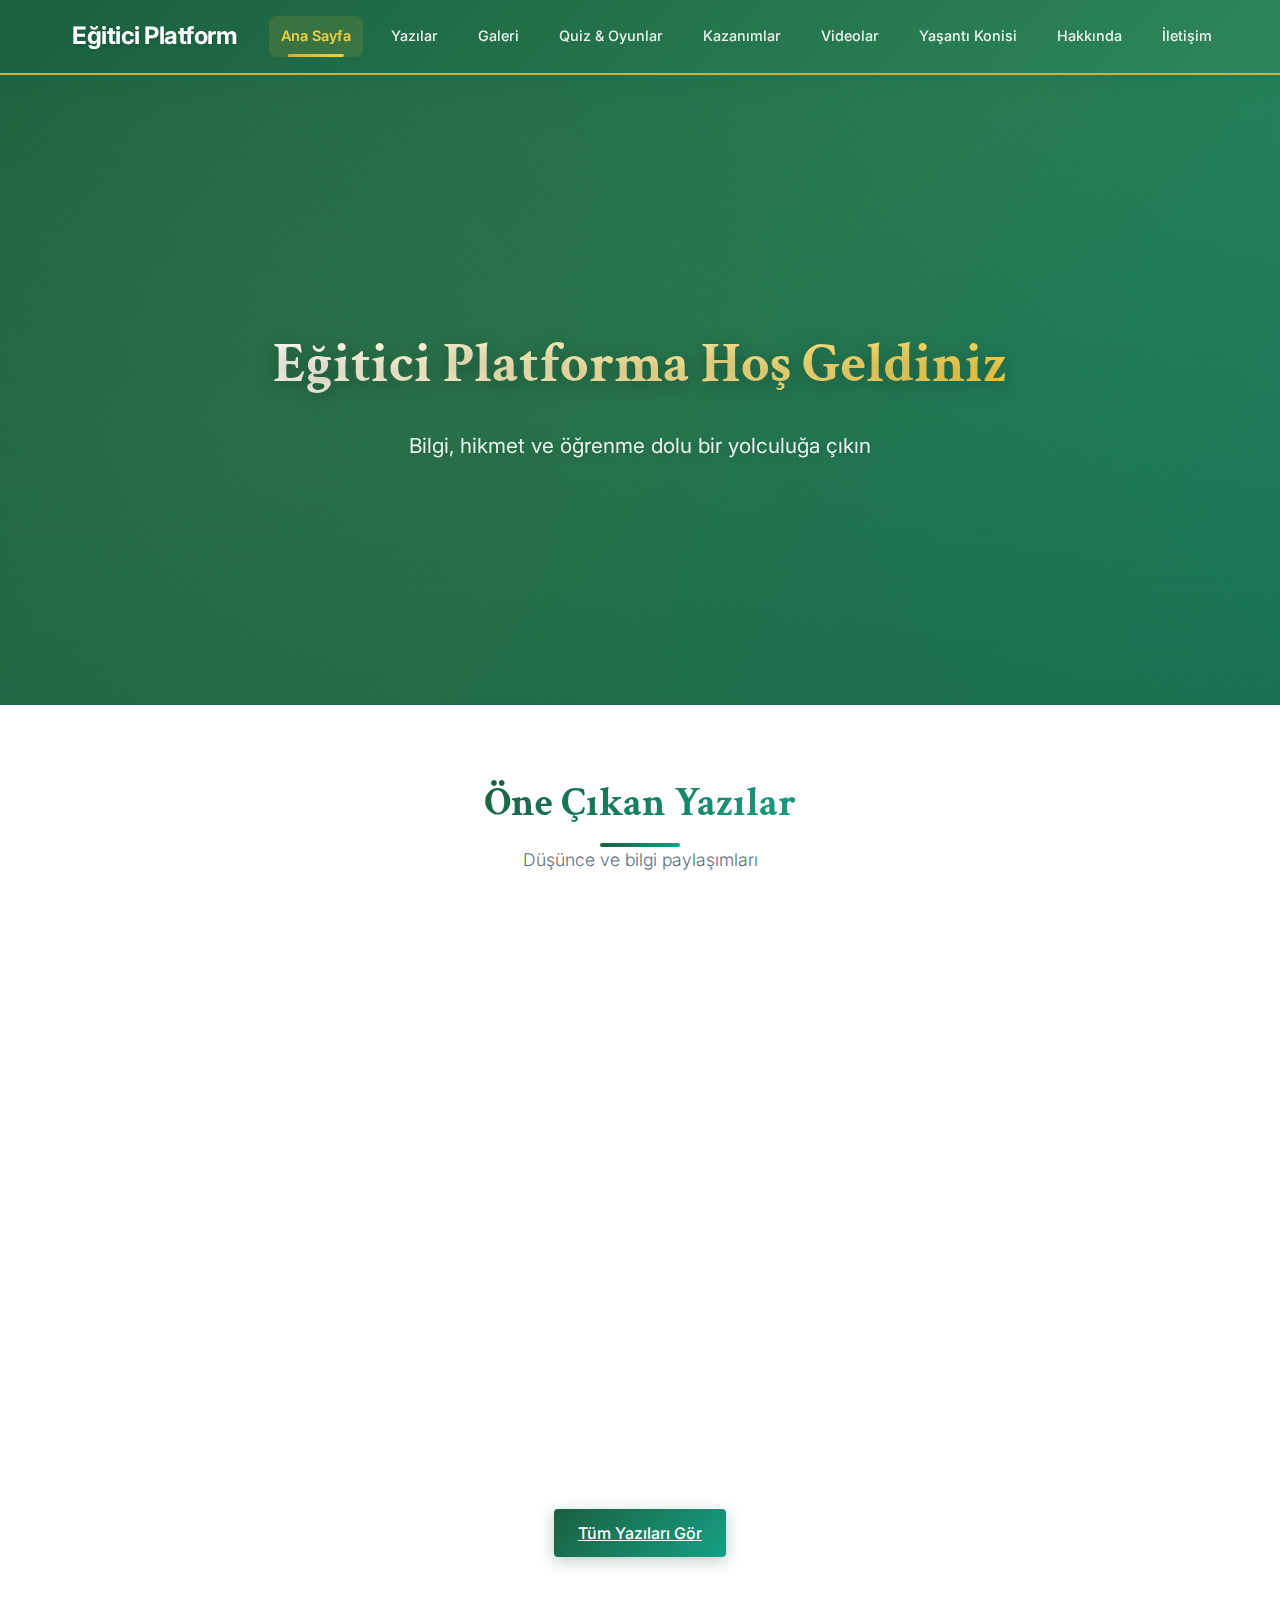
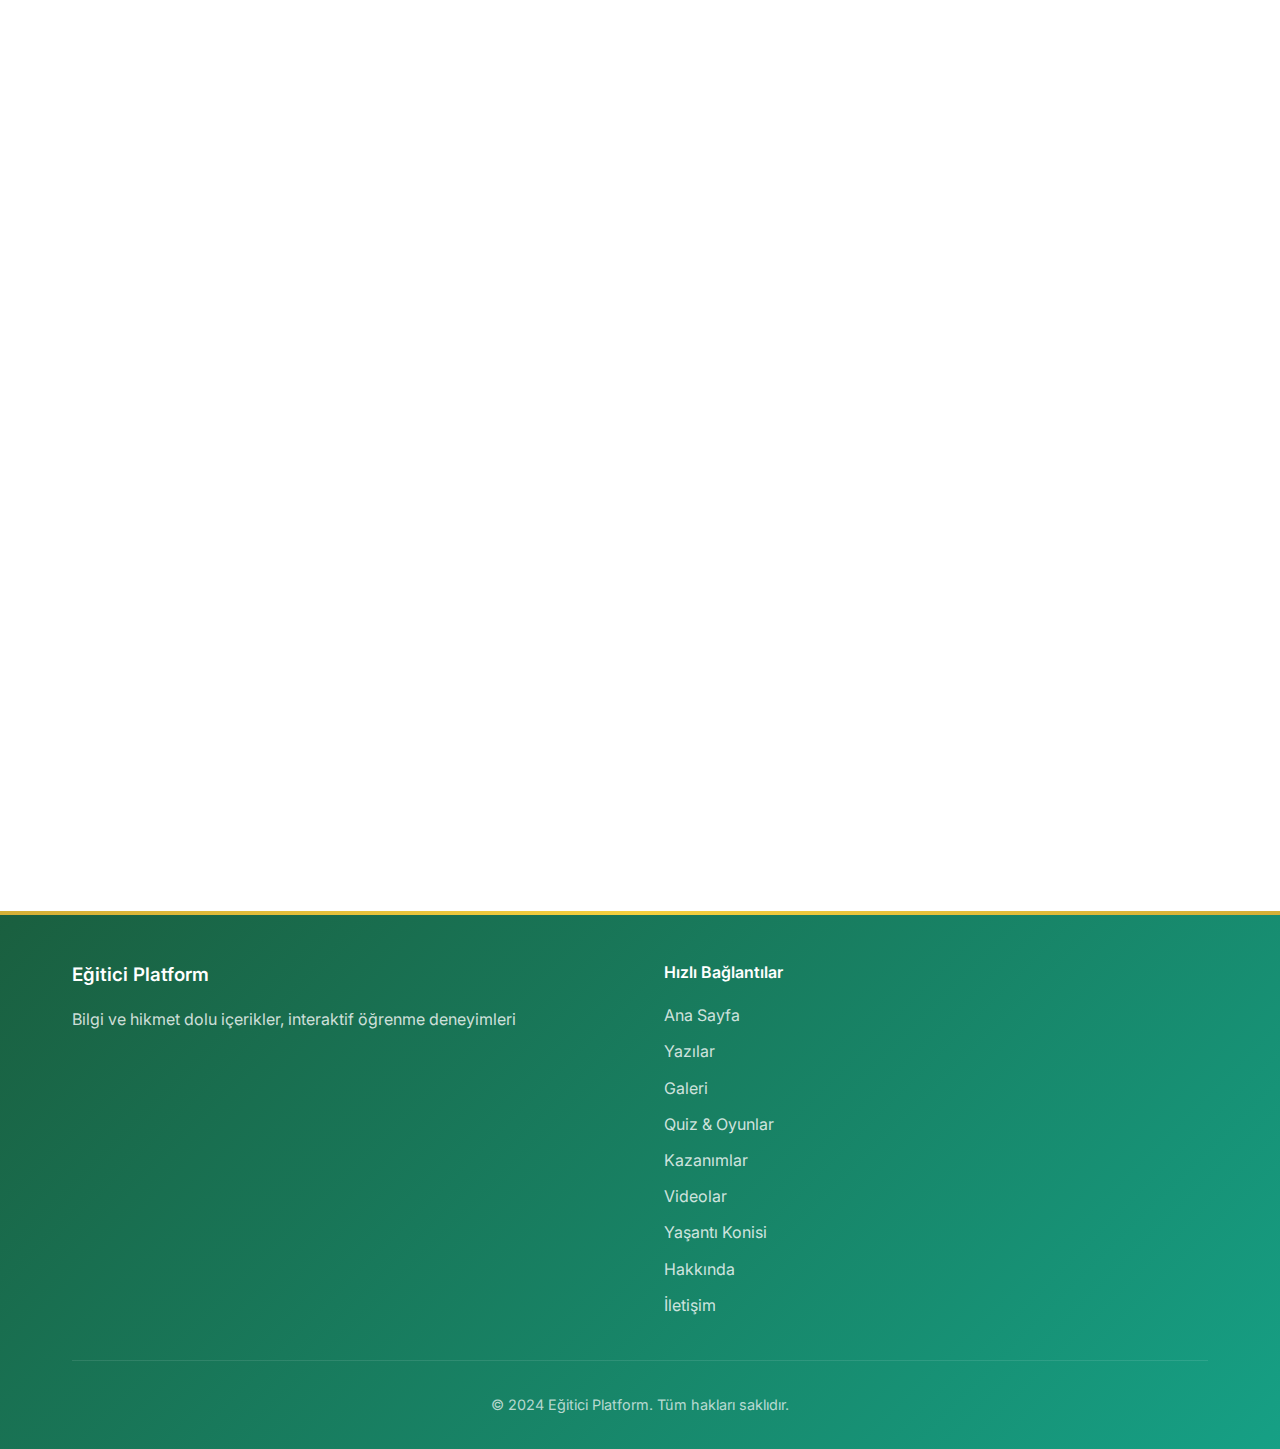
<file: index.html>
<!DOCTYPE html>
<html lang="tr">
<head>
    <meta charset="UTF-8">
    <meta name="viewport" content="width=device-width, initial-scale=1.0">
    <meta name="description" content="Modern ve temiz tasarımlı eğitici bilgilendirme web sitesi">
    <meta name="keywords" content="eğitim, yazılar, galeri, quiz, oyunlar, bilgi">
    <meta name="author" content="Serkan Site">
    <title>Ana Sayfa - Eğitici Platform</title>
    <link rel="preconnect" href="https://fonts.googleapis.com">
    <link rel="preconnect" href="https://fonts.gstatic.com" crossorigin>
    <link href="https://fonts.googleapis.com/css2?family=Crimson+Text:ital,wght@0,400;0,600;1,400&family=Inter:wght@300;400;500;600&display=swap" rel="stylesheet">
    <link rel="stylesheet" href="css/style.css">
</head>
<body>
    <!-- Header -->
    <header class="header">
        <div class="container">
            <div class="header-content">
                <button class="mobile-menu-toggle" id="mobileMenuToggle" aria-label="Menüyü aç/kapat">
                    <span></span>
                    <span></span>
                    <span></span>
                </button>
                <div class="logo">
                    <h1><a href="index.html" style="text-decoration: none; color: inherit;">Eğitici Platform</a></h1>
                </div>
                <!-- Desktop Navigation -->
                <nav class="nav-desktop" id="navDesktop">
                    <ul class="nav-list-desktop">
                        <li><a href="index.html" class="nav-link active">Ana Sayfa</a></li>
                        <li><a href="articles.html" class="nav-link">Yazılar</a></li>
                        <li><a href="gallery.html" class="nav-link">Galeri</a></li>
                        <li><a href="quiz.html" class="nav-link">Quiz & Oyunlar</a></li>
                        <li><a href="kazanimlar.html" class="nav-link">Kazanımlar</a></li>
                        <li><a href="videolar.html" class="nav-link">Videolar</a></li>
                        <li><a href="yasantikonisi.html" class="nav-link">Yaşantı Konisi</a></li>
                        <li><a href="about.html" class="nav-link">Hakkında</a></li>
                        <li><a href="contact.html" class="nav-link">İletişim</a></li>
                    </ul>
                </nav>
                <!-- Mobile Navigation -->
                <nav class="nav-mobile" id="nav">
                    <button class="nav-close" id="navClose" aria-label="Menüyü kapat">×</button>
                    <div class="nav-content">
                        <h3 class="nav-title">Hızlı Bağlantılar</h3>
                        <ul class="nav-list-mobile">
                            <li><a href="index.html" class="nav-link active">Ana Sayfa</a></li>
                            <li><a href="articles.html" class="nav-link">Yazılar</a></li>
                            <li><a href="gallery.html" class="nav-link">Galeri</a></li>
                            <li><a href="quiz.html" class="nav-link">Quiz & Oyunlar</a></li>
                            <li><a href="kazanimlar.html" class="nav-link">Kazanımlar</a></li>
                            <li><a href="videolar.html" class="nav-link">Videolar</a></li>
                            <li><a href="yasantikonisi.html" class="nav-link">Yaşantı Konisi</a></li>
                            <li><a href="about.html" class="nav-link">Hakkında</a></li>
                            <li><a href="contact.html" class="nav-link">İletişim</a></li>
                        </ul>
                    </div>
                </nav>
            </div>
        </div>
    </header>

    <!-- Hero Section -->
    <section id="ana-sayfa" class="hero">
        <div class="hero-overlay"></div>
        <div class="container">
            <div class="hero-content">
                <h2 class="hero-title">Eğitici Platforma Hoş Geldiniz</h2>
                <p class="hero-subtitle">Bilgi, hikmet ve öğrenme dolu bir yolculuğa çıkın</p>
            </div>
        </div>
    </section>

    <!-- Featured Articles Section -->
    <section id="yazilar" class="content-section">
        <div class="container">
            <div class="section-header">
                <h2 class="section-title">Öne Çıkan Yazılar</h2>
                <p class="section-subtitle">Düşünce ve bilgi paylaşımları</p>
            </div>
            
            <div class="articles">
                <a href="articles.html#article1" class="article-card">
                    <img src="images/hayatin-anlami.jpg" alt="Hayatın Anlamı" class="article-cover" loading="lazy" onerror="this.src='https://via.placeholder.com/400x250?text=Hayatın+Anlamı'">
                    <div class="article-meta">
                        <span class="article-category">Ahlak</span>
                        <span>15 Ocak 2024</span>
                    </div>
                    <h3 class="article-title">Hayatın Anlamı Üzerine</h3>
                    <p class="article-excerpt">
                        Hayat, bize verilen en değerli hediyedir. Her gün yeni bir fırsat, her an yeni bir başlangıçtır. 
                        Hayatın anlamını bulmak, kendimizi tanımak ve çevremizdeki dünyayı anlamakla başlar...
                    </p>
                </a>

                <a href="articles.html#article2" class="article-card">
                    <img src="images/aile-degerleri.jpg" alt="Aile Değerleri" class="article-cover" loading="lazy" onerror="this.src='https://via.placeholder.com/400x250?text=Aile+Değerleri'">
                    <div class="article-meta">
                        <span class="article-category">Aile</span>
                        <span>10 Ocak 2024</span>
                    </div>
                    <h3 class="article-title">Aile Bağları ve Değerleri</h3>
                    <p class="article-excerpt">
                        Aile, toplumun temel taşıdır. Güçlü aile bağları, sevgi, saygı ve karşılıklı anlayış üzerine kurulur. 
                        Aile içinde paylaşılan değerler, bireylerin karakter gelişiminde kritik rol oynar...
                    </p>
                </a>

                <a href="articles.html#article3" class="article-card">
                    <img src="images/sabir-sukur.jpg" alt="Sabır ve Şükür" class="article-cover" loading="lazy" onerror="this.src='https://via.placeholder.com/400x250?text=Sabır+ve+Şükür'">
                    <div class="article-meta">
                        <span class="article-category">Değerler</span>
                        <span>5 Ocak 2024</span>
                    </div>
                    <h3 class="article-title">Sabır ve Şükür</h3>
                    <p class="article-excerpt">
                        Sabır, zorluklar karşısında dayanma gücüdür. Şükür ise sahip olduklarımızın farkında olmak ve 
                        bunları takdir etmektir. Bu iki erdem, hayatın zorluklarıyla başa çıkmamızda bize rehberlik eder...
                    </p>
                </a>
            </div>
            
            <div class="text-center mt-3">
                <a href="articles.html" class="btn btn-primary">Tüm Yazıları Gör</a>
            </div>
        </div>
    </section>

    <!-- Educational Content Section -->
    <section class="content-section" style="background-color: var(--bg-light);">
        <div class="container">
            <div class="section-header">
                <h2 class="section-title">Eğitici İçerikler</h2>
                <p class="section-subtitle">Öğrenmeyi eğlenceli hale getirin</p>
            </div>
            
            <div class="articles">
                <div class="article-card" style="text-align: center;">
                    <h3 class="article-title">📚 Kapsamlı Yazılar</h3>
                    <p class="article-excerpt">
                        Aile, ahlak, eğitim ve değerler konularında derinlemesine yazılar. 
                        Her yazı, düşünmeye ve öğrenmeye teşvik eder.
                    </p>
                    <a href="articles.html" class="article-link">Yazıları Keşfet →</a>
                </div>
                
                <div class="article-card" style="text-align: center;">
                    <h3 class="article-title">🎮 İnteraktif Quiz & Oyunlar</h3>
                    <p class="article-excerpt">
                        Bilginizi test edin ve eğlenerek öğrenin. Çoktan seçmeli quizler ve 
                        eğitici mini oyunlarla bilginizi pekiştirin.
                    </p>
                    <a href="quiz.html" class="article-link">Oyunlara Başla →</a>
                </div>
                
                <div class="article-card" style="text-align: center;">
                    <h3 class="article-title">🖼️ Görsel Galeri</h3>
                    <p class="article-excerpt">
                        Anlamlı görseller ve anılar. Galerimizde güzel kareler ve 
                        öğretici görsel içerikler bulabilirsiniz.
                    </p>
                    <a href="gallery.html" class="article-link">Galeriyi Gör →</a>
                </div>
            </div>
        </div>
    </section>

    <!-- Quick Links Section -->
    <section class="content-section">
        <div class="container">
            <div class="section-header">
                <h2 class="section-title">Hızlı Erişim</h2>
            </div>
            
            <div style="display: grid; grid-template-columns: repeat(auto-fit, minmax(200px, 1fr)); gap: var(--spacing-md); text-align: center;">
                <a href="articles.html" class="btn btn-primary" style="padding: 1.5rem; text-decoration: none; display: block;">
                    <strong>📖 Yazılar</strong>
                </a>
                <a href="gallery.html" class="btn btn-primary" style="padding: 1.5rem; text-decoration: none; display: block;">
                    <strong>🖼️ Galeri</strong>
                </a>
                <a href="quiz.html" class="btn btn-primary" style="padding: 1.5rem; text-decoration: none; display: block;">
                    <strong>🎮 Quiz & Oyunlar</strong>
                </a>
                <a href="about.html" class="btn btn-secondary" style="padding: 1.5rem; text-decoration: none; display: block;">
                    <strong>ℹ️ Hakkında</strong>
                </a>
            </div>
        </div>
    </section>

    <!-- Footer -->
    <footer class="footer">
        <div class="container">
            <div class="footer-content">
                <div class="footer-section">
                    <h3>Eğitici Platform</h3>
                    <p>Bilgi ve hikmet dolu içerikler, interaktif öğrenme deneyimleri</p>
                </div>
                <div class="footer-section">
                    <h4>Hızlı Bağlantılar</h4>
                    <ul class="footer-links">
                        <li><a href="index.html">Ana Sayfa</a></li>
                        <li><a href="articles.html">Yazılar</a></li>
                        <li><a href="gallery.html">Galeri</a></li>
                        <li><a href="quiz.html">Quiz & Oyunlar</a></li>
                        <li><a href="kazanimlar.html">Kazanımlar</a></li>
                        <li><a href="videolar.html">Videolar</a></li>
                        <li><a href="yasantikonisi.html">Yaşantı Konisi</a></li>
                        <li><a href="about.html">Hakkında</a></li>
                        <li><a href="contact.html">İletişim</a></li>
                    </ul>
                </div>
            </div>
            <div class="footer-bottom">
                <p>&copy; 2024 Eğitici Platform. Tüm hakları saklıdır.</p>
            </div>
        </div>
    </footer>

    <script src="js/main.js"></script>
</body>
</html>
</file>
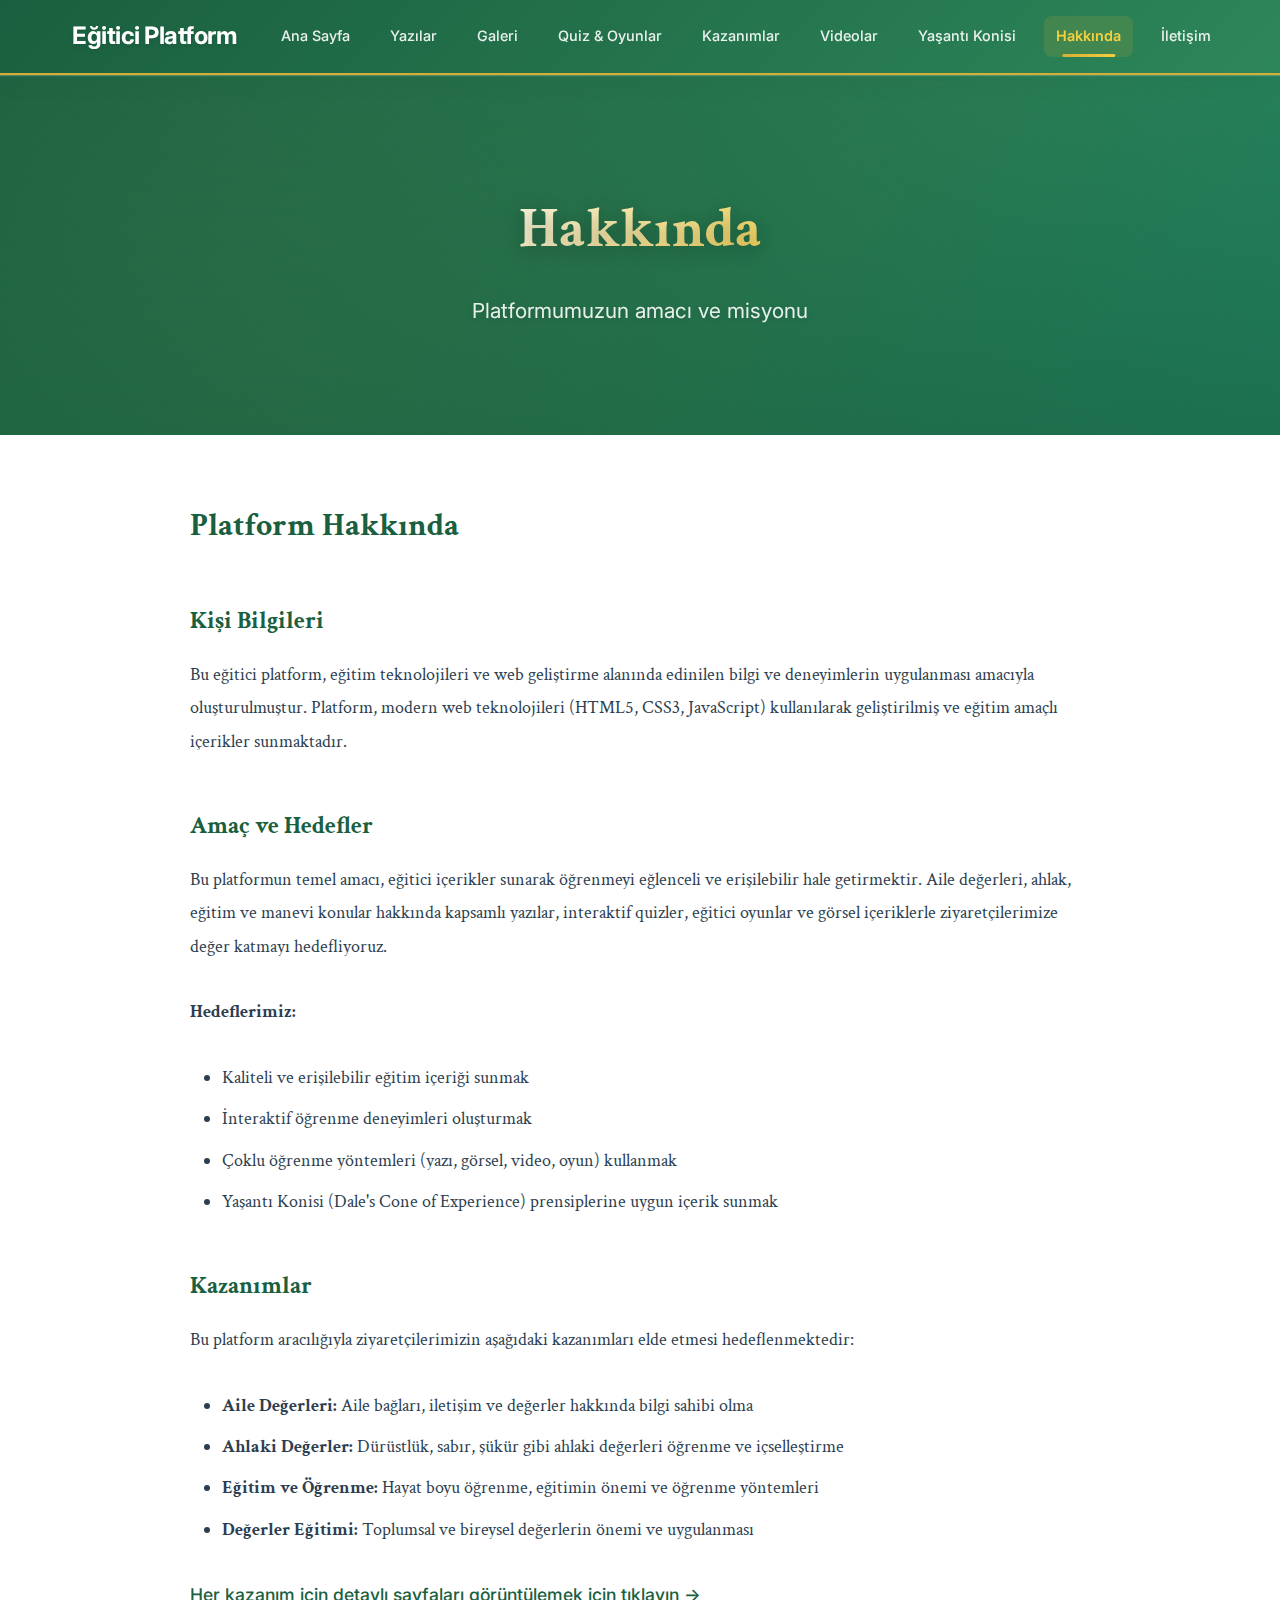
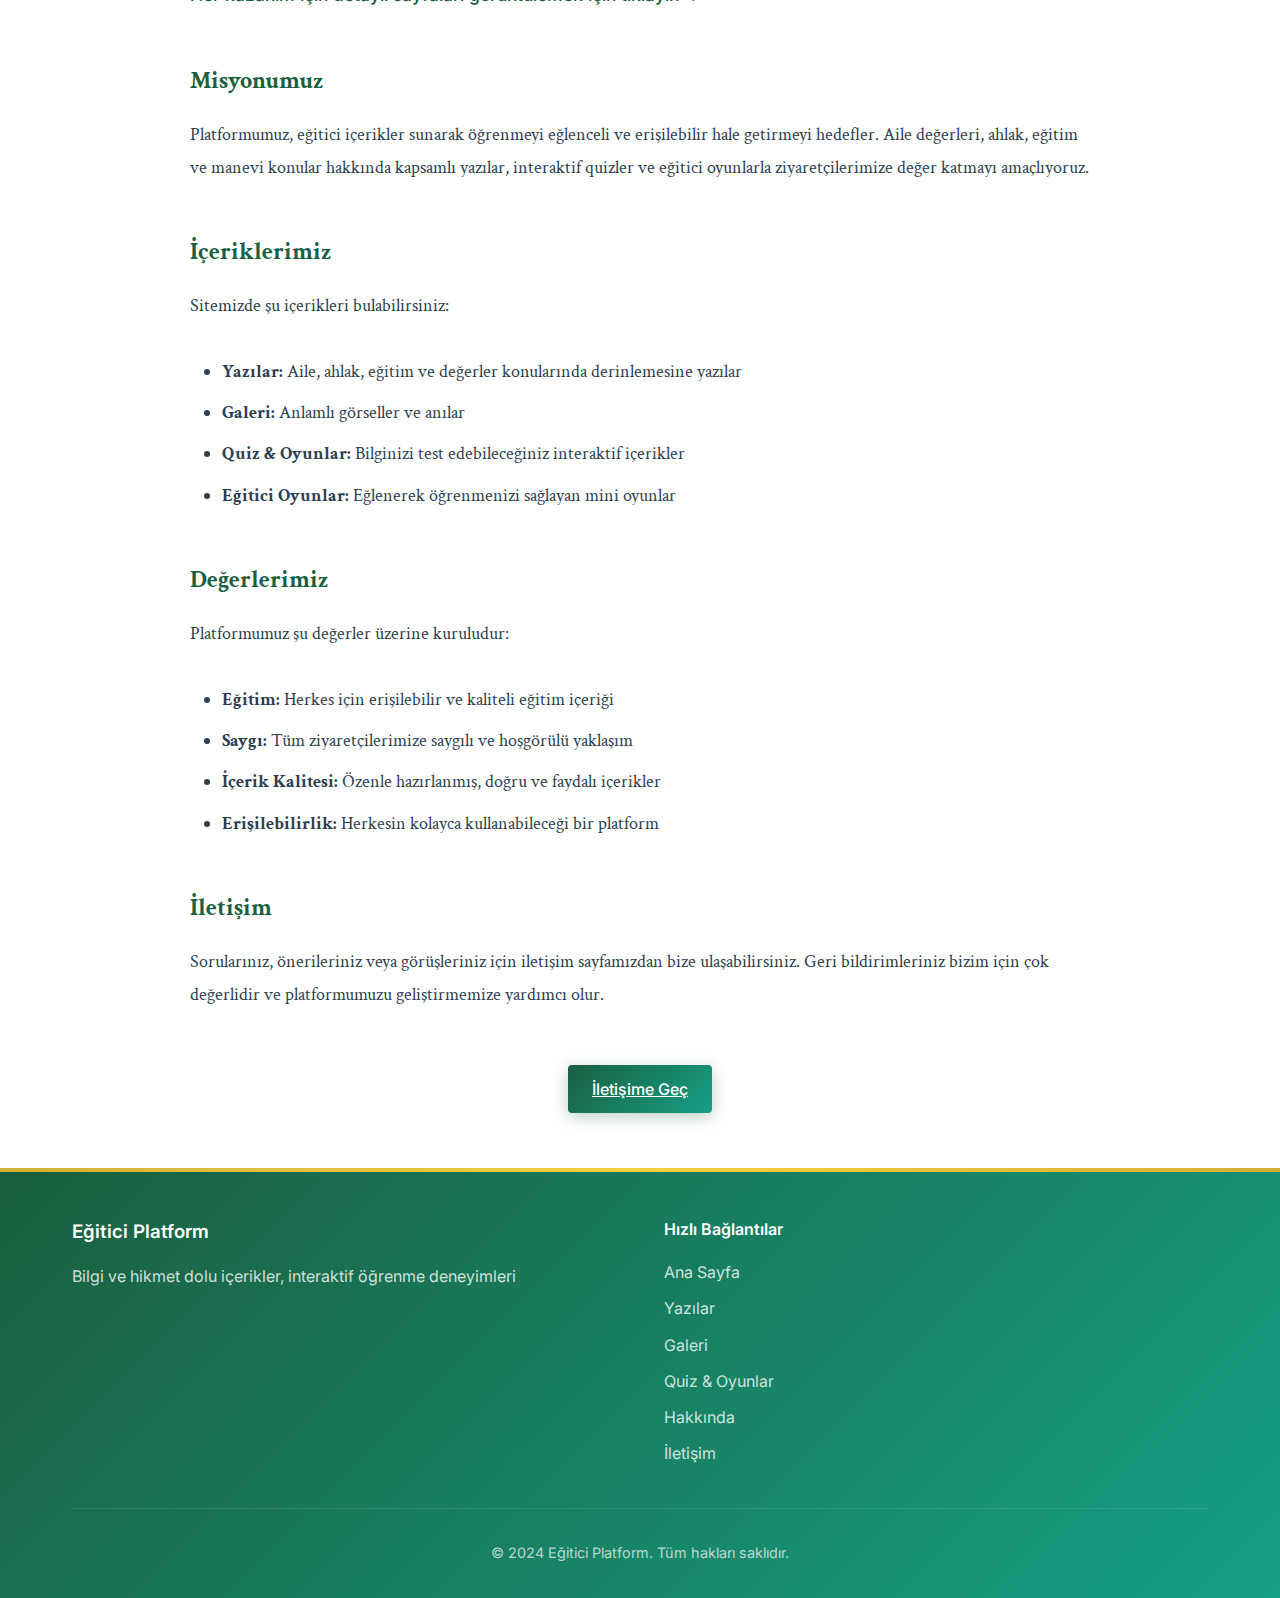
<file: about.html>
<!DOCTYPE html>
<html lang="tr">
<head>
    <meta charset="UTF-8">
    <meta name="viewport" content="width=device-width, initial-scale=1.0">
    <meta name="description" content="Hakkında - Eğitici Platform'un amacı ve misyonu">
    <meta name="keywords" content="hakkında, misyon, amaç, eğitim">
    <meta name="author" content="Serkan Site">
    <title>Hakkında - Eğitici Platform</title>
    <link rel="preconnect" href="https://fonts.googleapis.com">
    <link rel="preconnect" href="https://fonts.gstatic.com" crossorigin>
    <link href="https://fonts.googleapis.com/css2?family=Crimson+Text:ital,wght@0,400;0,600;1,400&family=Inter:wght@300;400;500;600&display=swap" rel="stylesheet">
    <link rel="stylesheet" href="css/style.css">
</head>
<body>
    <!-- Header -->
    <header class="header">
        <div class="container">
            <div class="header-content">
                <button class="mobile-menu-toggle" id="mobileMenuToggle" aria-label="Menüyü aç/kapat">
                    <span></span>
                    <span></span>
                    <span></span>
                </button>
                <div class="logo">
                    <h1><a href="index.html" style="text-decoration: none; color: inherit;">Eğitici Platform</a></h1>
                </div>
                <!-- Desktop Navigation -->
                <nav class="nav-desktop" id="navDesktop">
                    <ul class="nav-list-desktop">
                        <li><a href="index.html" class="nav-link">Ana Sayfa</a></li>
                        <li><a href="articles.html" class="nav-link">Yazılar</a></li>
                        <li><a href="gallery.html" class="nav-link">Galeri</a></li>
                        <li><a href="quiz.html" class="nav-link">Quiz & Oyunlar</a></li>
                        <li><a href="kazanimlar.html" class="nav-link">Kazanımlar</a></li>
                        <li><a href="videolar.html" class="nav-link">Videolar</a></li>
                        <li><a href="yasantikonisi.html" class="nav-link">Yaşantı Konisi</a></li>
                        <li><a href="about.html" class="nav-link active">Hakkında</a></li>
                        <li><a href="contact.html" class="nav-link">İletişim</a></li>
                    </ul>
                </nav>
                <!-- Mobile Navigation -->
                <nav class="nav-mobile" id="nav">
                    <button class="nav-close" id="navClose" aria-label="Menüyü kapat">×</button>
                    <div class="nav-content">
                        <h3 class="nav-title">Hızlı Bağlantılar</h3>
                        <ul class="nav-list-mobile">
                            <li><a href="index.html" class="nav-link">Ana Sayfa</a></li>
                            <li><a href="articles.html" class="nav-link">Yazılar</a></li>
                            <li><a href="gallery.html" class="nav-link">Galeri</a></li>
                            <li><a href="quiz.html" class="nav-link">Quiz & Oyunlar</a></li>
                            <li><a href="kazanimlar.html" class="nav-link">Kazanımlar</a></li>
                            <li><a href="videolar.html" class="nav-link">Videolar</a></li>
                            <li><a href="yasantikonisi.html" class="nav-link">Yaşantı Konisi</a></li>
                            <li><a href="about.html" class="nav-link active">Hakkında</a></li>
                            <li><a href="contact.html" class="nav-link">İletişim</a></li>
                        </ul>
                    </div>
                </nav>
            </div>
        </div>
    </header>

    <!-- Page Header -->
    <section class="hero" style="min-height: 40vh;">
        <div class="hero-overlay"></div>
        <div class="container">
            <div class="hero-content">
                <h2 class="hero-title">Hakkında</h2>
                <p class="hero-subtitle">Platformumuzun amacı ve misyonu</p>
            </div>
        </div>
    </section>

    <!-- About Content -->
    <section class="content-section">
        <div class="container">
            <div class="about-content" style="max-width: 900px; margin: 0 auto;">
                <div class="about-text">
                    <h2 style="font-size: 2rem; color: var(--primary-color); margin-bottom: var(--spacing-md); font-family: var(--font-serif);">Platform Hakkında</h2>
                    
                    <h3 style="font-size: 1.5rem; color: var(--primary-color); margin-top: var(--spacing-lg); margin-bottom: var(--spacing-sm); font-family: var(--font-serif);">Kişi Bilgileri</h3>
                    <p style="font-size: 1.1rem; line-height: 1.9; margin-bottom: var(--spacing-md);">
                        Bu eğitici platform, eğitim teknolojileri ve web geliştirme alanında edinilen bilgi ve deneyimlerin 
                        uygulanması amacıyla oluşturulmuştur. Platform, modern web teknolojileri (HTML5, CSS3, JavaScript) 
                        kullanılarak geliştirilmiş ve eğitim amaçlı içerikler sunmaktadır.
                    </p>
                    
                    <h3 style="font-size: 1.5rem; color: var(--primary-color); margin-top: var(--spacing-lg); margin-bottom: var(--spacing-sm); font-family: var(--font-serif);">Amaç ve Hedefler</h3>
                    <p style="font-size: 1.1rem; line-height: 1.9; margin-bottom: var(--spacing-md);">
                        Bu platformun temel amacı, eğitici içerikler sunarak öğrenmeyi eğlenceli ve erişilebilir hale getirmektir. 
                        Aile değerleri, ahlak, eğitim ve manevi konular hakkında kapsamlı yazılar, interaktif quizler, 
                        eğitici oyunlar ve görsel içeriklerle ziyaretçilerimize değer katmayı hedefliyoruz.
                    </p>
                    <p style="font-size: 1.1rem; line-height: 1.9; margin-bottom: var(--spacing-md);">
                        <strong>Hedeflerimiz:</strong>
                    </p>
                    <ul style="font-size: 1.1rem; line-height: 1.9; margin-left: var(--spacing-md); margin-bottom: var(--spacing-md);">
                        <li style="margin-bottom: var(--spacing-xs);">Kaliteli ve erişilebilir eğitim içeriği sunmak</li>
                        <li style="margin-bottom: var(--spacing-xs);">İnteraktif öğrenme deneyimleri oluşturmak</li>
                        <li style="margin-bottom: var(--spacing-xs);">Çoklu öğrenme yöntemleri (yazı, görsel, video, oyun) kullanmak</li>
                        <li style="margin-bottom: var(--spacing-xs);">Yaşantı Konisi (Dale's Cone of Experience) prensiplerine uygun içerik sunmak</li>
                    </ul>
                    
                    <h3 style="font-size: 1.5rem; color: var(--primary-color); margin-top: var(--spacing-lg); margin-bottom: var(--spacing-sm); font-family: var(--font-serif);">Kazanımlar</h3>
                    <p style="font-size: 1.1rem; line-height: 1.9; margin-bottom: var(--spacing-md);">
                        Bu platform aracılığıyla ziyaretçilerimizin aşağıdaki kazanımları elde etmesi hedeflenmektedir:
                    </p>
                    <ul style="font-size: 1.1rem; line-height: 1.9; margin-left: var(--spacing-md); margin-bottom: var(--spacing-md);">
                        <li style="margin-bottom: var(--spacing-xs);"><strong>Aile Değerleri:</strong> Aile bağları, iletişim ve değerler hakkında bilgi sahibi olma</li>
                        <li style="margin-bottom: var(--spacing-xs);"><strong>Ahlaki Değerler:</strong> Dürüstlük, sabır, şükür gibi ahlaki değerleri öğrenme ve içselleştirme</li>
                        <li style="margin-bottom: var(--spacing-xs);"><strong>Eğitim ve Öğrenme:</strong> Hayat boyu öğrenme, eğitimin önemi ve öğrenme yöntemleri</li>
                        <li style="margin-bottom: var(--spacing-xs);"><strong>Değerler Eğitimi:</strong> Toplumsal ve bireysel değerlerin önemi ve uygulanması</li>
                    </ul>
                    <p style="font-size: 1.1rem; line-height: 1.9; margin-bottom: var(--spacing-md);">
                        <a href="kazanimlar.html" class="article-link" style="font-size: 1.1rem;">Her kazanım için detaylı sayfaları görüntülemek için tıklayın →</a>
                    </p>
                    
                    <h3 style="font-size: 1.5rem; color: var(--primary-color); margin-top: var(--spacing-lg); margin-bottom: var(--spacing-sm); font-family: var(--font-serif);">Misyonumuz</h3>
                    <p style="font-size: 1.1rem; line-height: 1.9; margin-bottom: var(--spacing-md);">
                        Platformumuz, eğitici içerikler sunarak öğrenmeyi eğlenceli ve erişilebilir hale getirmeyi hedefler. 
                        Aile değerleri, ahlak, eğitim ve manevi konular hakkında kapsamlı yazılar, interaktif quizler ve 
                        eğitici oyunlarla ziyaretçilerimize değer katmayı amaçlıyoruz.
                    </p>
                    
                    <h3 style="font-size: 1.5rem; color: var(--primary-color); margin-top: var(--spacing-lg); margin-bottom: var(--spacing-sm); font-family: var(--font-serif);">İçeriklerimiz</h3>
                    <p style="font-size: 1.1rem; line-height: 1.9; margin-bottom: var(--spacing-md);">
                        Sitemizde şu içerikleri bulabilirsiniz:
                    </p>
                    <ul style="font-size: 1.1rem; line-height: 1.9; margin-left: var(--spacing-md); margin-bottom: var(--spacing-md);">
                        <li style="margin-bottom: var(--spacing-xs);"><strong>Yazılar:</strong> Aile, ahlak, eğitim ve değerler konularında derinlemesine yazılar</li>
                        <li style="margin-bottom: var(--spacing-xs);"><strong>Galeri:</strong> Anlamlı görseller ve anılar</li>
                        <li style="margin-bottom: var(--spacing-xs);"><strong>Quiz & Oyunlar:</strong> Bilginizi test edebileceğiniz interaktif içerikler</li>
                        <li style="margin-bottom: var(--spacing-xs);"><strong>Eğitici Oyunlar:</strong> Eğlenerek öğrenmenizi sağlayan mini oyunlar</li>
                    </ul>
                    
                    <h3 style="font-size: 1.5rem; color: var(--primary-color); margin-top: var(--spacing-lg); margin-bottom: var(--spacing-sm); font-family: var(--font-serif);">Değerlerimiz</h3>
                    <p style="font-size: 1.1rem; line-height: 1.9; margin-bottom: var(--spacing-md);">
                        Platformumuz şu değerler üzerine kuruludur:
                    </p>
                    <ul style="font-size: 1.1rem; line-height: 1.9; margin-left: var(--spacing-md); margin-bottom: var(--spacing-md);">
                        <li style="margin-bottom: var(--spacing-xs);"><strong>Eğitim:</strong> Herkes için erişilebilir ve kaliteli eğitim içeriği</li>
                        <li style="margin-bottom: var(--spacing-xs);"><strong>Saygı:</strong> Tüm ziyaretçilerimize saygılı ve hoşgörülü yaklaşım</li>
                        <li style="margin-bottom: var(--spacing-xs);"><strong>İçerik Kalitesi:</strong> Özenle hazırlanmış, doğru ve faydalı içerikler</li>
                        <li style="margin-bottom: var(--spacing-xs);"><strong>Erişilebilirlik:</strong> Herkesin kolayca kullanabileceği bir platform</li>
                    </ul>
                    
                    <h3 style="font-size: 1.5rem; color: var(--primary-color); margin-top: var(--spacing-lg); margin-bottom: var(--spacing-sm); font-family: var(--font-serif);">İletişim</h3>
                    <p style="font-size: 1.1rem; line-height: 1.9; margin-bottom: var(--spacing-md);">
                        Sorularınız, önerileriniz veya görüşleriniz için iletişim sayfamızdan bize ulaşabilirsiniz. 
                        Geri bildirimleriniz bizim için çok değerlidir ve platformumuzu geliştirmemize yardımcı olur.
                    </p>
                    
                    <div style="text-align: center; margin-top: var(--spacing-xl);">
                        <a href="contact.html" class="btn btn-primary">İletişime Geç</a>
                    </div>
                </div>
            </div>
        </div>
    </section>

    <!-- Footer -->
    <footer class="footer">
        <div class="container">
            <div class="footer-content">
                <div class="footer-section">
                    <h3>Eğitici Platform</h3>
                    <p>Bilgi ve hikmet dolu içerikler, interaktif öğrenme deneyimleri</p>
                </div>
                <div class="footer-section">
                    <h4>Hızlı Bağlantılar</h4>
                    <ul class="footer-links">
                        <li><a href="index.html">Ana Sayfa</a></li>
                        <li><a href="articles.html">Yazılar</a></li>
                        <li><a href="gallery.html">Galeri</a></li>
                        <li><a href="quiz.html">Quiz & Oyunlar</a></li>
                        <li><a href="about.html">Hakkında</a></li>
                        <li><a href="contact.html">İletişim</a></li>
                    </ul>
                </div>
            </div>
            <div class="footer-bottom">
                <p>&copy; 2024 Eğitici Platform. Tüm hakları saklıdır.</p>
            </div>
        </div>
    </footer>

    <script src="js/main.js"></script>
</body>
</html>
</file>
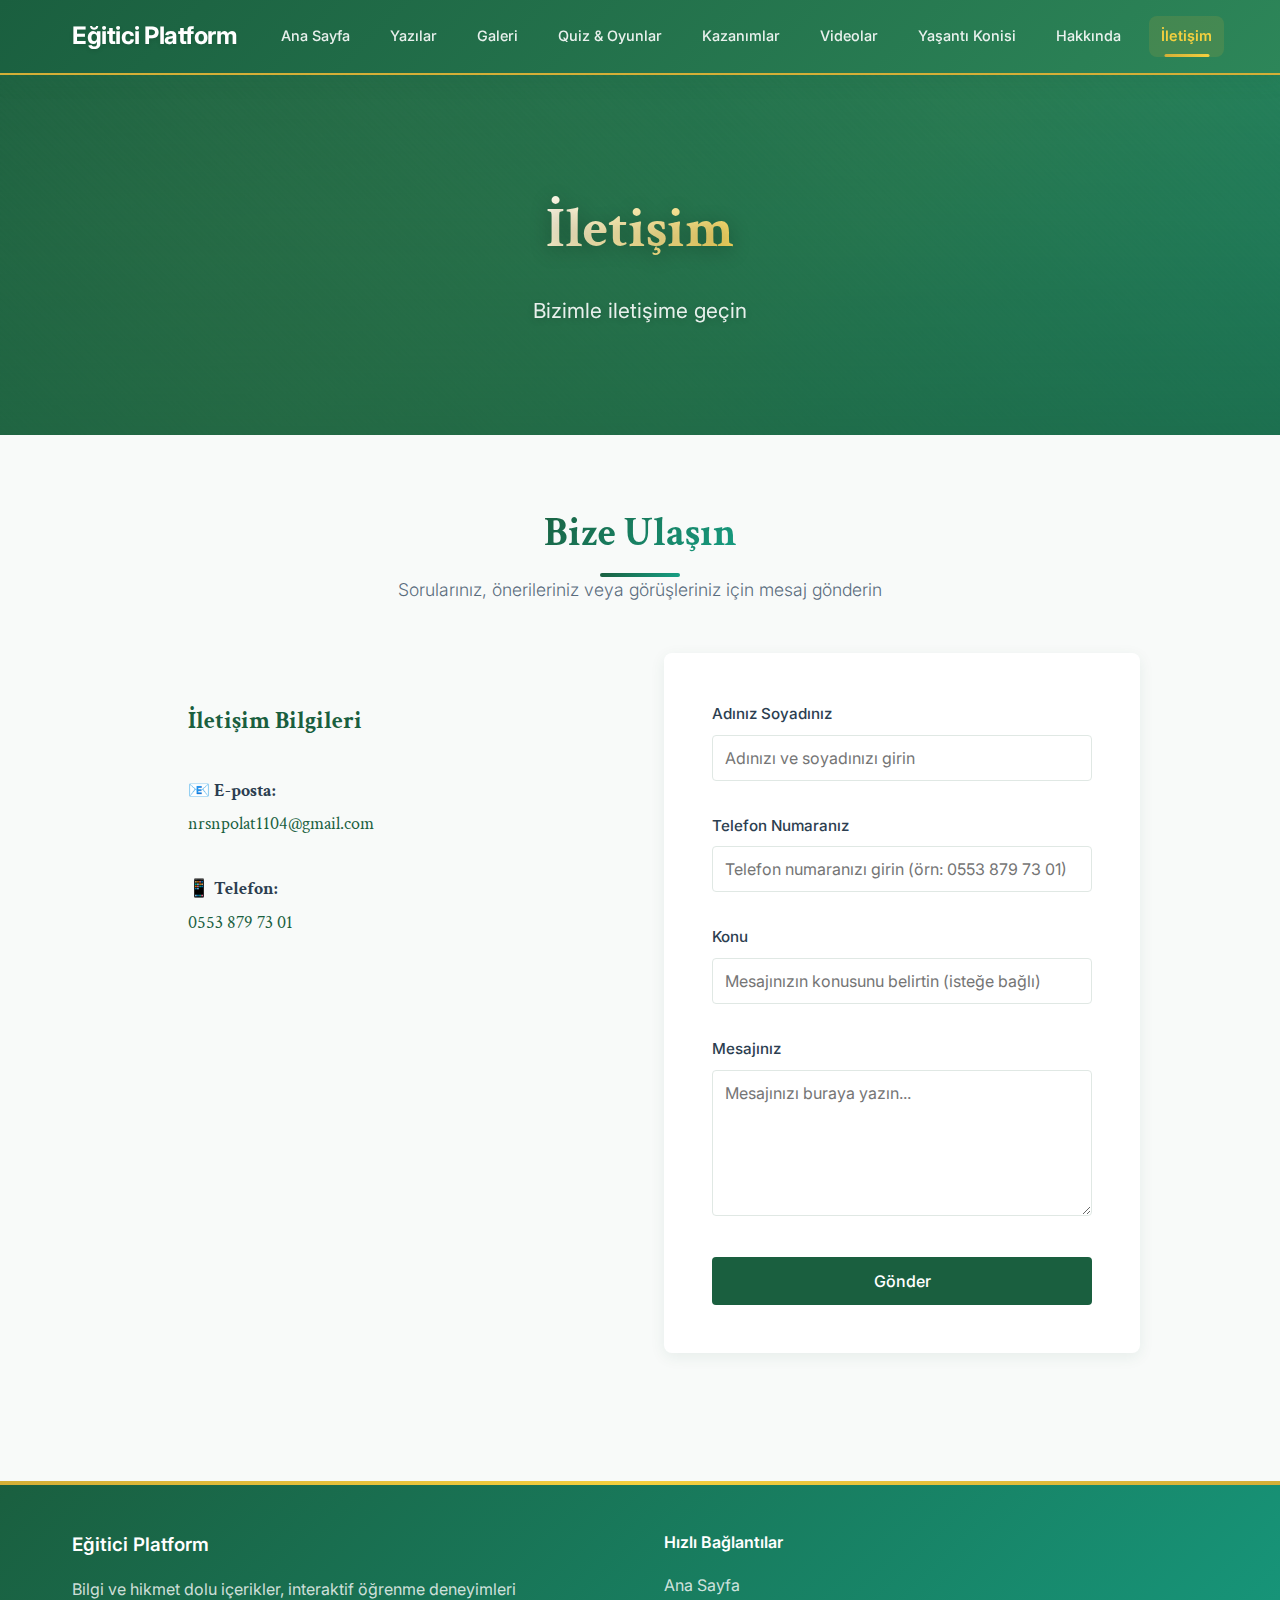
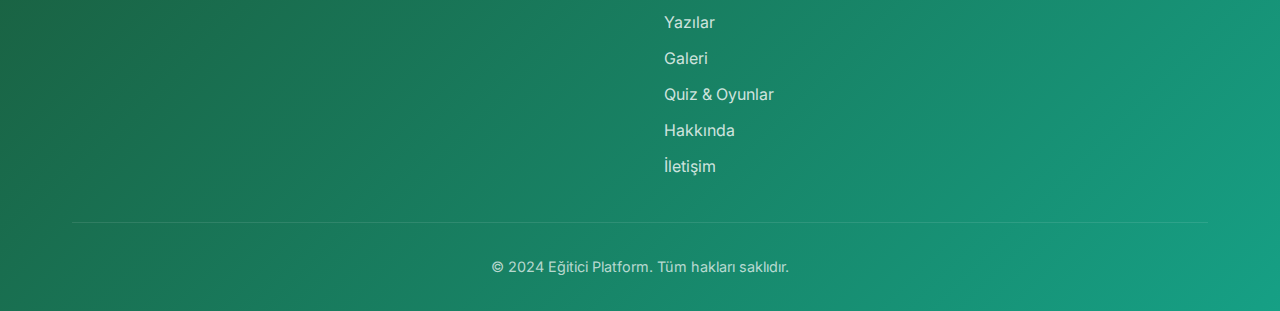
<file: contact.html>
<!DOCTYPE html>
<html lang="tr">
<head>
    <meta charset="UTF-8">
    <meta name="viewport" content="width=device-width, initial-scale=1.0">
    <meta name="description" content="İletişim - Bizimle iletişime geçin">
    <meta name="keywords" content="iletişim, mesaj, geri bildirim">
    <meta name="author" content="Serkan Site">
    <title>İletişim - Eğitici Platform</title>
    <link rel="preconnect" href="https://fonts.googleapis.com">
    <link rel="preconnect" href="https://fonts.gstatic.com" crossorigin>
    <link href="https://fonts.googleapis.com/css2?family=Crimson+Text:ital,wght@0,400;0,600;1,400&family=Inter:wght@300;400;500;600&display=swap" rel="stylesheet">
    <link rel="stylesheet" href="css/style.css">
</head>
<body>
    <!-- Header -->
    <header class="header">
        <div class="container">
            <div class="header-content">
                <button class="mobile-menu-toggle" id="mobileMenuToggle" aria-label="Menüyü aç/kapat">
                    <span></span>
                    <span></span>
                    <span></span>
                </button>
                <div class="logo">
                    <h1><a href="index.html" style="text-decoration: none; color: inherit;">Eğitici Platform</a></h1>
                </div>
                <!-- Desktop Navigation -->
                <nav class="nav-desktop" id="navDesktop">
                    <ul class="nav-list-desktop">
                        <li><a href="index.html" class="nav-link">Ana Sayfa</a></li>
                        <li><a href="articles.html" class="nav-link">Yazılar</a></li>
                        <li><a href="gallery.html" class="nav-link">Galeri</a></li>
                        <li><a href="quiz.html" class="nav-link">Quiz & Oyunlar</a></li>
                        <li><a href="kazanimlar.html" class="nav-link">Kazanımlar</a></li>
                        <li><a href="videolar.html" class="nav-link">Videolar</a></li>
                        <li><a href="yasantikonisi.html" class="nav-link">Yaşantı Konisi</a></li>
                        <li><a href="about.html" class="nav-link">Hakkında</a></li>
                        <li><a href="contact.html" class="nav-link active">İletişim</a></li>
                    </ul>
                </nav>
                <!-- Mobile Navigation -->
                <nav class="nav-mobile" id="nav">
                    <button class="nav-close" id="navClose" aria-label="Menüyü kapat">×</button>
                    <div class="nav-content">
                        <h3 class="nav-title">Hızlı Bağlantılar</h3>
                        <ul class="nav-list-mobile">
                            <li><a href="index.html" class="nav-link">Ana Sayfa</a></li>
                            <li><a href="articles.html" class="nav-link">Yazılar</a></li>
                            <li><a href="gallery.html" class="nav-link">Galeri</a></li>
                            <li><a href="quiz.html" class="nav-link">Quiz & Oyunlar</a></li>
                            <li><a href="kazanimlar.html" class="nav-link">Kazanımlar</a></li>
                            <li><a href="videolar.html" class="nav-link">Videolar</a></li>
                            <li><a href="yasantikonisi.html" class="nav-link">Yaşantı Konisi</a></li>
                            <li><a href="about.html" class="nav-link">Hakkında</a></li>
                            <li><a href="contact.html" class="nav-link active">İletişim</a></li>
                        </ul>
                    </div>
                </nav>
            </div>
        </div>
    </header>

    <!-- Page Header -->
    <section class="hero" style="min-height: 40vh;">
        <div class="hero-overlay"></div>
        <div class="container">
            <div class="hero-content">
                <h2 class="hero-title">İletişim</h2>
                <p class="hero-subtitle">Bizimle iletişime geçin</p>
            </div>
        </div>
    </section>

    <!-- Contact Section -->
    <section class="content-section contact-section">
        <div class="container">
            <div class="section-header">
                <h2 class="section-title">Bize Ulaşın</h2>
                <p class="section-subtitle">Sorularınız, önerileriniz veya görüşleriniz için mesaj gönderin</p>
            </div>
            <div class="contact-content">
                <div class="contact-wrapper">
                    <div class="contact-info-box">
                        <h3 style="font-size: 1.5rem; color: var(--primary-color); margin-bottom: var(--spacing-md); font-family: var(--font-serif);">İletişim Bilgileri</h3>
                        <div style="margin-bottom: var(--spacing-md);">
                            <p style="font-size: 1.1rem; line-height: 1.9; margin-bottom: var(--spacing-xs);">
                                <strong>📧 E-posta:</strong><br>
                                <a href="mailto:nrsnpolat1104@gmail.com" style="color: var(--primary-color); text-decoration: none;">nrsnpolat1104@gmail.com</a>
                            </p>
                        </div>
                        <div>
                            <p style="font-size: 1.1rem; line-height: 1.9; margin-bottom: var(--spacing-xs);">
                                <strong>📱 Telefon:</strong><br>
                                <a href="tel:+905538797301" style="color: var(--primary-color); text-decoration: none;">0553 879 73 01</a>
                            </p>
                        </div>
                    </div>
                    <div>
                        <form class="contact-form" id="contactForm">
                            <div class="form-group">
                                <label for="name">Adınız Soyadınız</label>
                                <input type="text" id="name" name="name" required placeholder="Adınızı ve soyadınızı girin">
                            </div>
                            <div class="form-group">
                                <label for="phone">Telefon Numaranız</label>
                                <input type="tel" id="phone" name="phone" required placeholder="Telefon numaranızı girin (örn: 0553 879 73 01)">
                            </div>
                            <div class="form-group">
                                <label for="subject">Konu</label>
                                <input type="text" id="subject" name="subject" placeholder="Mesajınızın konusunu belirtin (isteğe bağlı)">
                            </div>
                            <div class="form-group">
                                <label for="message">Mesajınız</label>
                                <textarea id="message" name="message" rows="6" required placeholder="Mesajınızı buraya yazın..."></textarea>
                            </div>
                            <button type="submit" class="btn-submit">Gönder</button>
                        </form>
                    </div>
                </div>
            </div>
            
        </div>
    </section>

    <!-- Footer -->
    <footer class="footer">
        <div class="container">
            <div class="footer-content">
                <div class="footer-section">
                    <h3>Eğitici Platform</h3>
                    <p>Bilgi ve hikmet dolu içerikler, interaktif öğrenme deneyimleri</p>
                </div>
                <div class="footer-section">
                    <h4>Hızlı Bağlantılar</h4>
                    <ul class="footer-links">
                        <li><a href="index.html">Ana Sayfa</a></li>
                        <li><a href="articles.html">Yazılar</a></li>
                        <li><a href="gallery.html">Galeri</a></li>
                        <li><a href="quiz.html">Quiz & Oyunlar</a></li>
                        <li><a href="about.html">Hakkında</a></li>
                        <li><a href="contact.html">İletişim</a></li>
                    </ul>
                </div>
            </div>
            <div class="footer-bottom">
                <p>&copy; 2024 Eğitici Platform. Tüm hakları saklıdır.</p>
            </div>
        </div>
    </footer>

    <script src="js/main.js"></script>
</body>
</html>
</file>
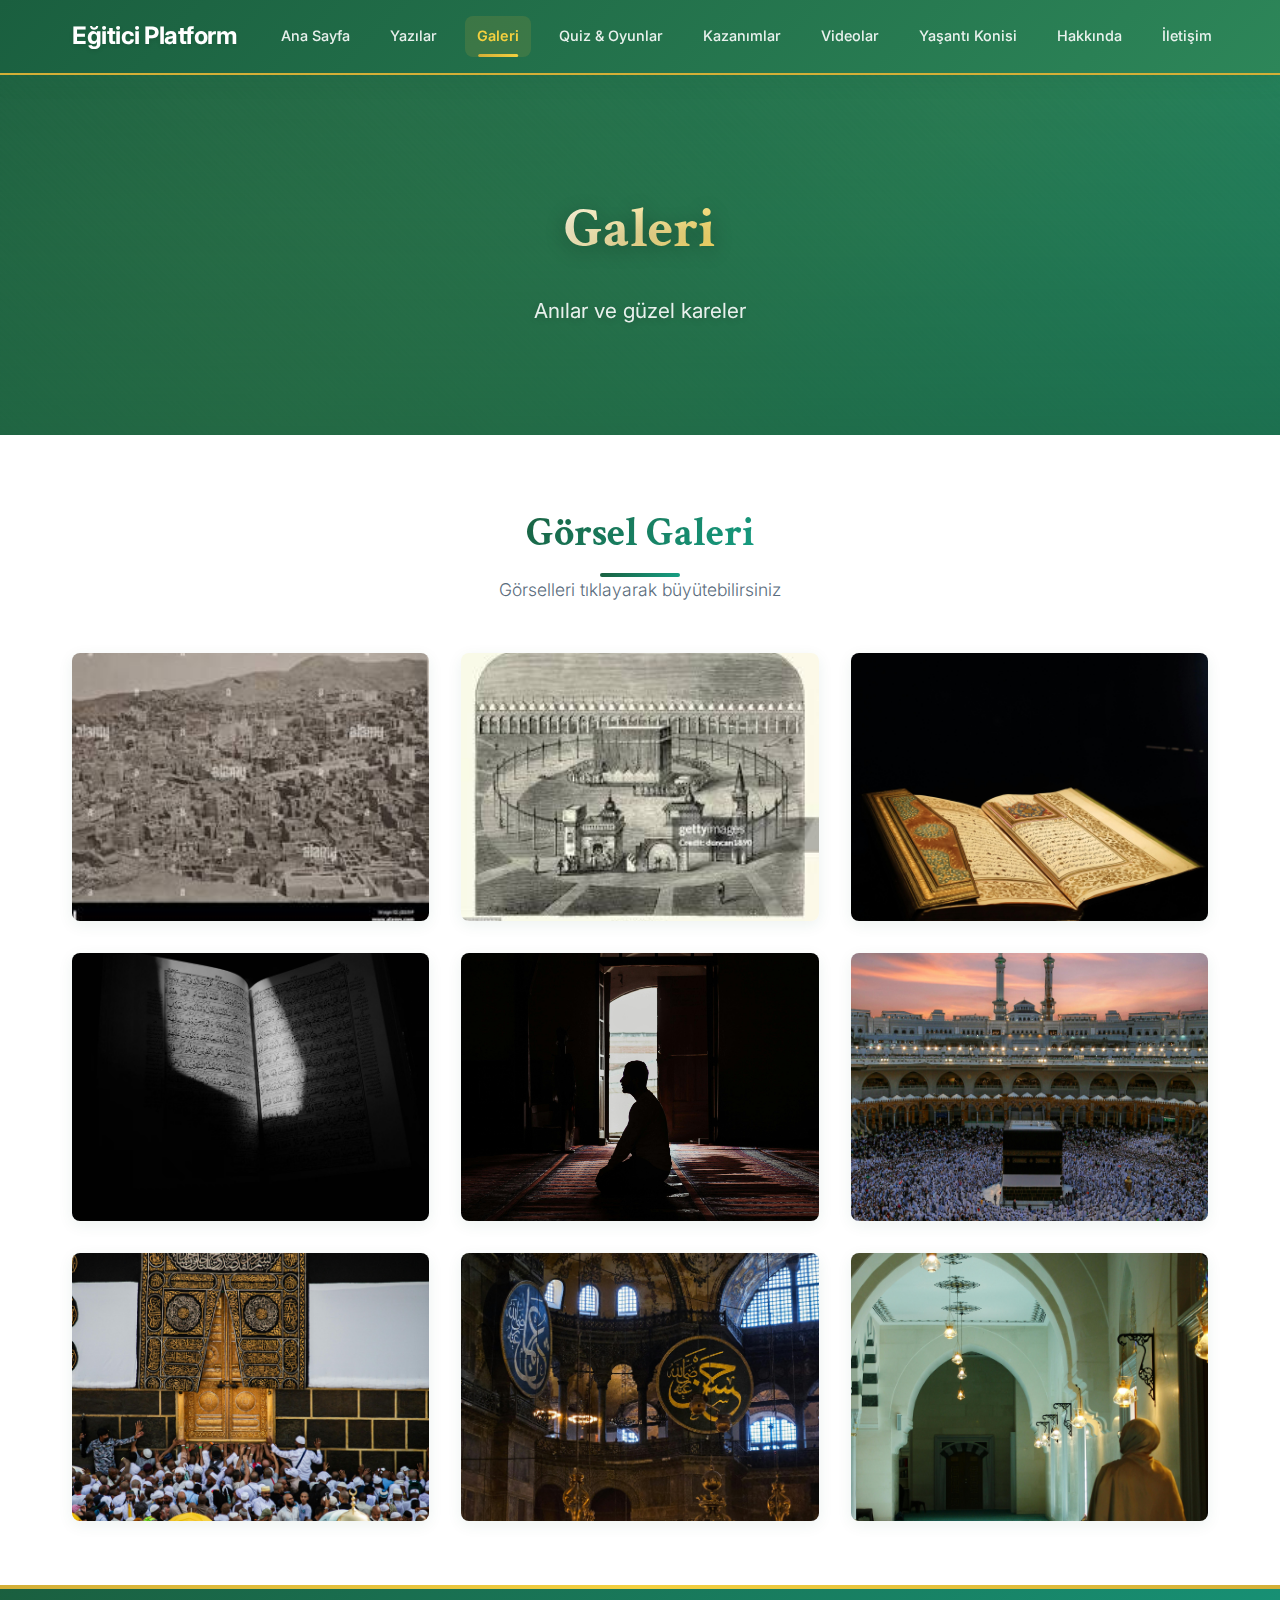
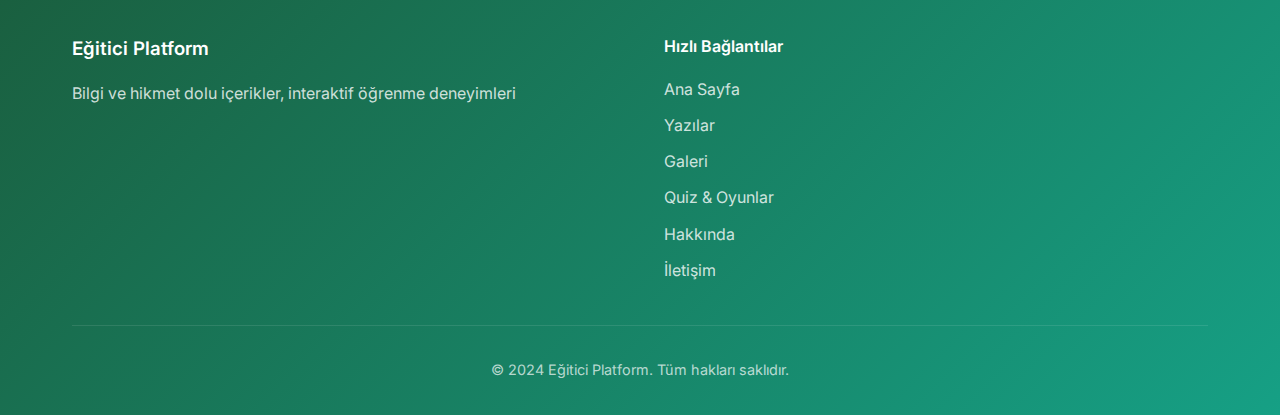
<file: gallery.html>
<!DOCTYPE html>
<html lang="tr">
<head>
    <meta charset="UTF-8">
    <meta name="viewport" content="width=device-width, initial-scale=1.0">
    <meta name="description" content="Görsel galeri - Anılar ve güzel kareler">
    <meta name="keywords" content="galeri, görseller, fotoğraflar, anılar">
    <meta name="author" content="Serkan Site">
    <title>Galeri - Eğitici Platform</title>
    <link rel="preconnect" href="https://fonts.googleapis.com">
    <link rel="preconnect" href="https://fonts.gstatic.com" crossorigin>
    <link href="https://fonts.googleapis.com/css2?family=Crimson+Text:ital,wght@0,400;0,600;1,400&family=Inter:wght@300;400;500;600&display=swap" rel="stylesheet">
    <link rel="stylesheet" href="css/style.css">
</head>
<body>
    <!-- Header -->
    <header class="header">
        <div class="container">
            <div class="header-content">
                <button class="mobile-menu-toggle" id="mobileMenuToggle" aria-label="Menüyü aç/kapat">
                    <span></span>
                    <span></span>
                    <span></span>
                </button>
                <div class="logo">
                    <h1><a href="index.html" style="text-decoration: none; color: inherit;">Eğitici Platform</a></h1>
                </div>
                <!-- Desktop Navigation -->
                <nav class="nav-desktop" id="navDesktop">
                    <ul class="nav-list-desktop">
                        <li><a href="index.html" class="nav-link">Ana Sayfa</a></li>
                        <li><a href="articles.html" class="nav-link">Yazılar</a></li>
                        <li><a href="gallery.html" class="nav-link active">Galeri</a></li>
                        <li><a href="quiz.html" class="nav-link">Quiz & Oyunlar</a></li>
                        <li><a href="kazanimlar.html" class="nav-link">Kazanımlar</a></li>
                        <li><a href="videolar.html" class="nav-link">Videolar</a></li>
                        <li><a href="yasantikonisi.html" class="nav-link">Yaşantı Konisi</a></li>
                        <li><a href="about.html" class="nav-link">Hakkında</a></li>
                        <li><a href="contact.html" class="nav-link">İletişim</a></li>
                    </ul>
                </nav>
                <!-- Mobile Navigation -->
                <nav class="nav-mobile" id="nav">
                    <button class="nav-close" id="navClose" aria-label="Menüyü kapat">×</button>
                    <div class="nav-content">
                        <h3 class="nav-title">Hızlı Bağlantılar</h3>
                        <ul class="nav-list-mobile">
                            <li><a href="index.html" class="nav-link">Ana Sayfa</a></li>
                            <li><a href="articles.html" class="nav-link">Yazılar</a></li>
                            <li><a href="gallery.html" class="nav-link active">Galeri</a></li>
                            <li><a href="quiz.html" class="nav-link">Quiz & Oyunlar</a></li>
                            <li><a href="kazanimlar.html" class="nav-link">Kazanımlar</a></li>
                            <li><a href="videolar.html" class="nav-link">Videolar</a></li>
                            <li><a href="yasantikonisi.html" class="nav-link">Yaşantı Konisi</a></li>
                            <li><a href="about.html" class="nav-link">Hakkında</a></li>
                            <li><a href="contact.html" class="nav-link">İletişim</a></li>
                        </ul>
                    </div>
                </nav>
            </div>
        </div>
    </header>

    <!-- Page Header -->
    <section class="hero" style="min-height: 40vh;">
        <div class="hero-overlay"></div>
        <div class="container">
            <div class="hero-content">
                <h2 class="hero-title">Galeri</h2>
                <p class="hero-subtitle">Anılar ve güzel kareler</p>
            </div>
        </div>
    </section>

    <!-- Gallery Section -->
    <section class="content-section">
        <div class="container">
            <div class="section-header">
                <h2 class="section-title">Görsel Galeri</h2>
                <p class="section-subtitle">Görselleri tıklayarak büyütebilirsiniz</p>
            </div>
            <div class="gallery-grid" id="galleryGrid">
                <!-- Gallery items will be generated by JavaScript -->
            </div>
        </div>
    </section>

    <!-- Footer -->
    <footer class="footer">
        <div class="container">
            <div class="footer-content">
                <div class="footer-section">
                    <h3>Eğitici Platform</h3>
                    <p>Bilgi ve hikmet dolu içerikler, interaktif öğrenme deneyimleri</p>
                </div>
                <div class="footer-section">
                    <h4>Hızlı Bağlantılar</h4>
                    <ul class="footer-links">
                        <li><a href="index.html">Ana Sayfa</a></li>
                        <li><a href="articles.html">Yazılar</a></li>
                        <li><a href="gallery.html">Galeri</a></li>
                        <li><a href="quiz.html">Quiz & Oyunlar</a></li>
                        <li><a href="about.html">Hakkında</a></li>
                        <li><a href="contact.html">İletişim</a></li>
                    </ul>
                </div>
            </div>
            <div class="footer-bottom">
                <p>&copy; 2024 Eğitici Platform. Tüm hakları saklıdır.</p>
            </div>
        </div>
    </footer>

    <script src="js/main.js"></script>
    <script src="js/gallery.js"></script>
</body>
</html>
</file>
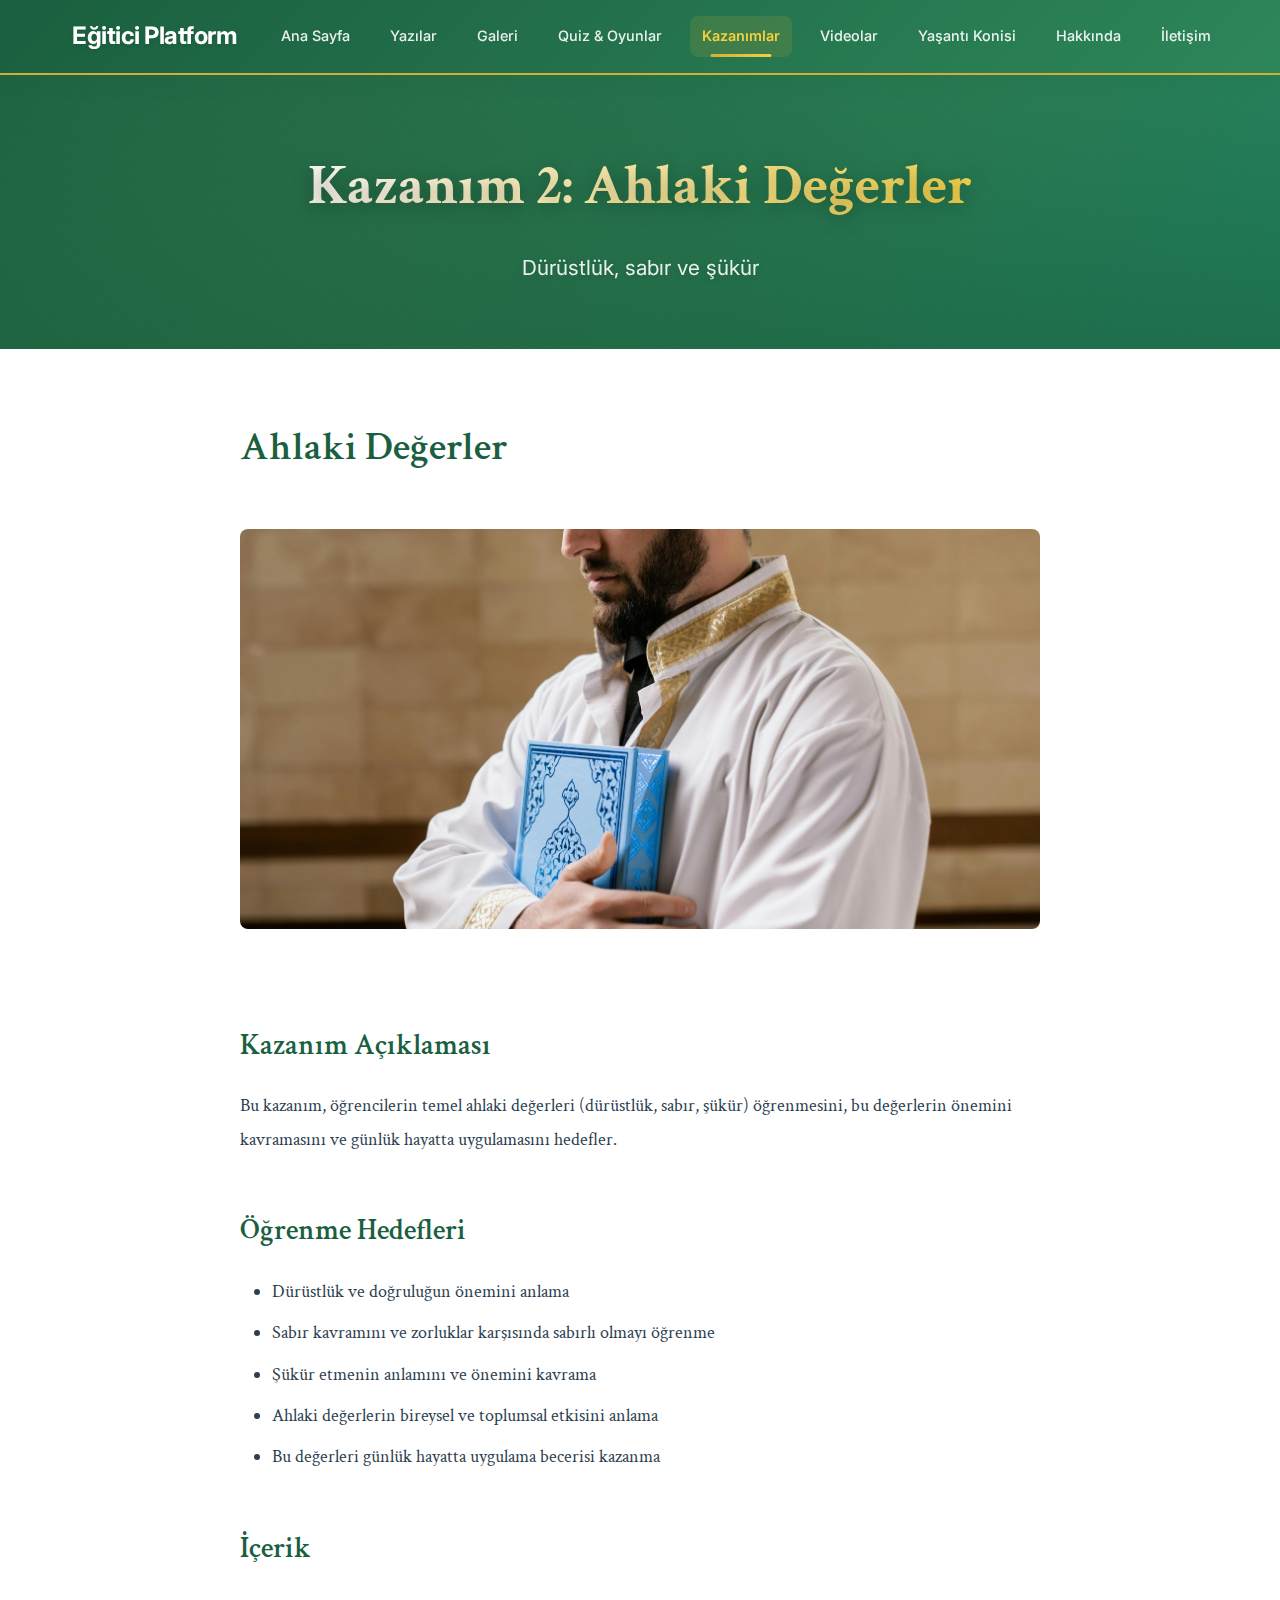
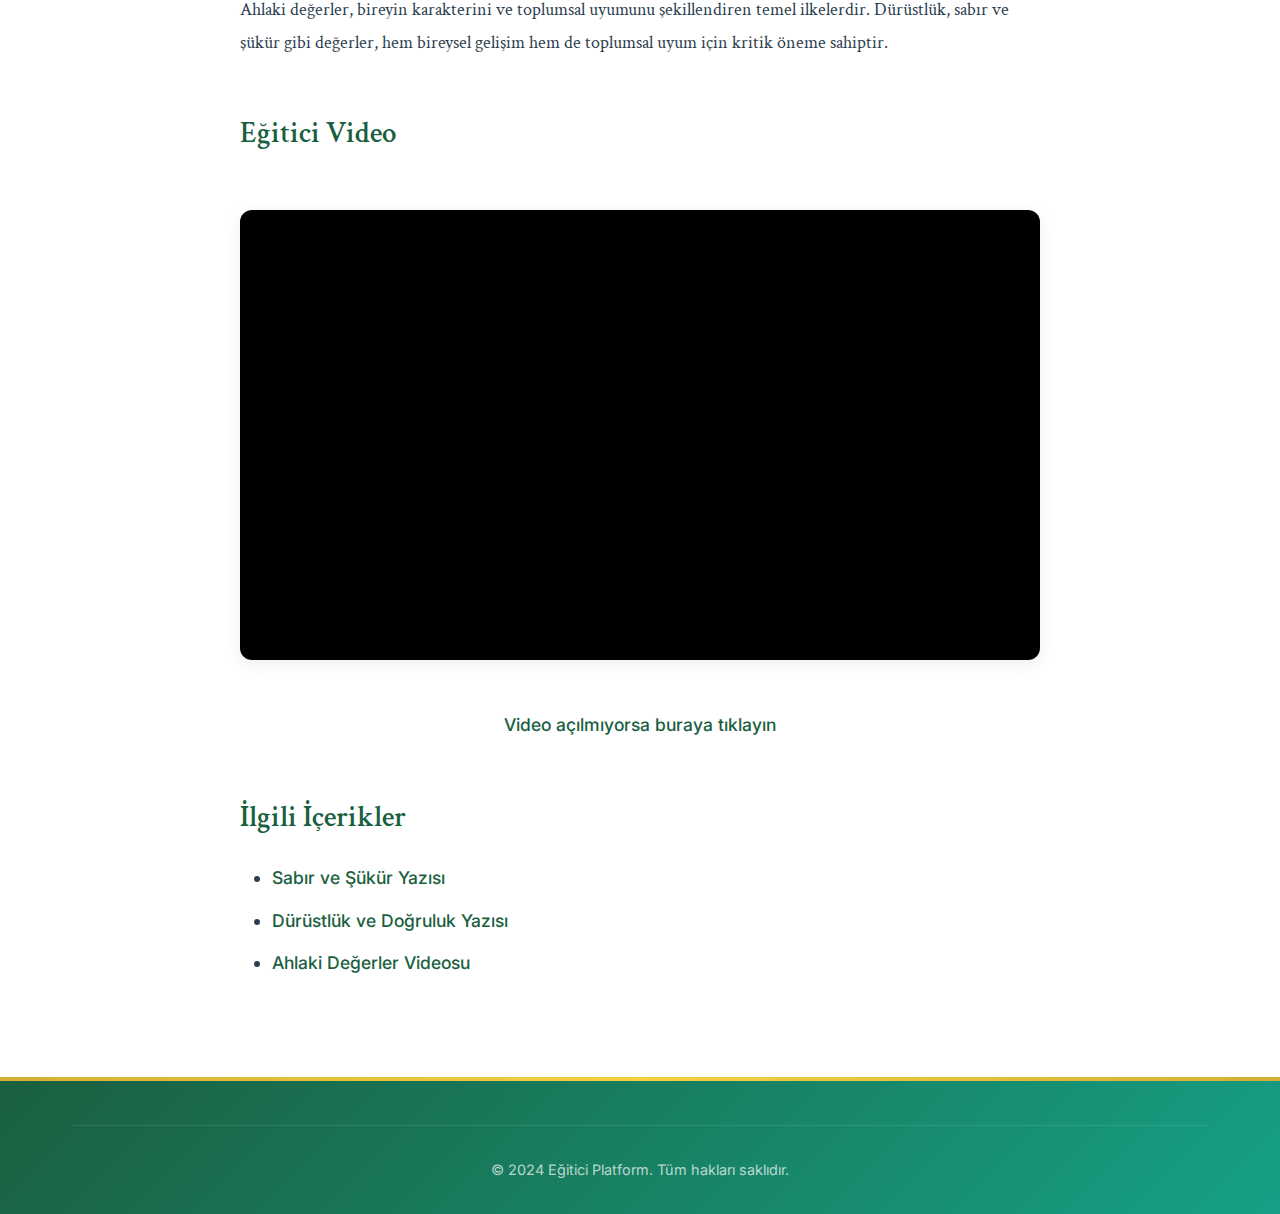
<file: kazanim-ahlak.html>
<!DOCTYPE html>
<html lang="tr">
<head>
    <meta charset="UTF-8">
    <meta name="viewport" content="width=device-width, initial-scale=1.0">
    <meta name="description" content="Kazanım 2: Ahlaki Değerler - Dürüstlük, sabır ve şükür">
    <title>Kazanım 2: Ahlaki Değerler - Eğitici Platform</title>
    <link rel="preconnect" href="https://fonts.googleapis.com">
    <link rel="preconnect" href="https://fonts.gstatic.com" crossorigin>
    <link href="https://fonts.googleapis.com/css2?family=Crimson+Text:ital,wght@0,400;0,600;1,400&family=Inter:wght@300;400;500;600&display=swap" rel="stylesheet">
    <link rel="stylesheet" href="css/style.css">
</head>
<body>
    <header class="header">
        <div class="container">
            <div class="header-content">
                <button class="mobile-menu-toggle" id="mobileMenuToggle" aria-label="Menüyü aç/kapat">
                    <span></span>
                    <span></span>
                    <span></span>
                </button>
                <div class="logo">
                    <h1><a href="index.html" style="text-decoration: none; color: inherit;">Eğitici Platform</a></h1>
                </div>
                <!-- Desktop Navigation -->
                <nav class="nav-desktop" id="navDesktop">
                    <ul class="nav-list-desktop">
                        <li><a href="index.html" class="nav-link">Ana Sayfa</a></li>
                        <li><a href="articles.html" class="nav-link">Yazılar</a></li>
                        <li><a href="gallery.html" class="nav-link">Galeri</a></li>
                        <li><a href="quiz.html" class="nav-link">Quiz & Oyunlar</a></li>
                        <li><a href="kazanimlar.html" class="nav-link active">Kazanımlar</a></li>
                        <li><a href="videolar.html" class="nav-link">Videolar</a></li>
                        <li><a href="yasantikonisi.html" class="nav-link">Yaşantı Konisi</a></li>
                        <li><a href="about.html" class="nav-link">Hakkında</a></li>
                        <li><a href="contact.html" class="nav-link">İletişim</a></li>
                    </ul>
                </nav>
                <!-- Mobile Navigation -->
                <nav class="nav-mobile" id="nav">
                    <button class="nav-close" id="navClose" aria-label="Menüyü kapat">×</button>
                    <div class="nav-content">
                        <h3 class="nav-title">Hızlı Bağlantılar</h3>
                        <ul class="nav-list-mobile">
                            <li><a href="index.html" class="nav-link">Ana Sayfa</a></li>
                            <li><a href="articles.html" class="nav-link">Yazılar</a></li>
                            <li><a href="gallery.html" class="nav-link">Galeri</a></li>
                            <li><a href="quiz.html" class="nav-link">Quiz & Oyunlar</a></li>
                            <li><a href="kazanimlar.html" class="nav-link active">Kazanımlar</a></li>
                            <li><a href="videolar.html" class="nav-link">Videolar</a></li>
                            <li><a href="yasantikonisi.html" class="nav-link">Yaşantı Konisi</a></li>
                            <li><a href="about.html" class="nav-link">Hakkında</a></li>
                            <li><a href="contact.html" class="nav-link">İletişim</a></li>
                        </ul>
                    </div>
                </nav>
            </div>
        </div>
    </header>

    <section class="hero" style="min-height: 30vh;">
        <div class="hero-overlay"></div>
        <div class="container">
            <div class="hero-content">
                <h2 class="hero-title">Kazanım 2: Ahlaki Değerler</h2>
                <p class="hero-subtitle">Dürüstlük, sabır ve şükür</p>
            </div>
        </div>
    </section>

    <section class="content-section">
        <div class="container">
            <article class="article-detail">
                <div class="article-detail-header">
                    <h2 class="article-detail-title">Ahlaki Değerler</h2>
                </div>
                <img src="images/aklaki-degeerler.jpg" alt="Ahlaki Değerler" class="article-detail-cover" loading="lazy">
                <div class="article-detail-content">
                    <h2>Kazanım Açıklaması</h2>
                    <p>
                        Bu kazanım, öğrencilerin temel ahlaki değerleri (dürüstlük, sabır, şükür) öğrenmesini, 
                        bu değerlerin önemini kavramasını ve günlük hayatta uygulamasını hedefler.
                    </p>
                    
                    <h2>Öğrenme Hedefleri</h2>
                    <ul>
                        <li>Dürüstlük ve doğruluğun önemini anlama</li>
                        <li>Sabır kavramını ve zorluklar karşısında sabırlı olmayı öğrenme</li>
                        <li>Şükür etmenin anlamını ve önemini kavrama</li>
                        <li>Ahlaki değerlerin bireysel ve toplumsal etkisini anlama</li>
                        <li>Bu değerleri günlük hayatta uygulama becerisi kazanma</li>
                    </ul>
                    
                    <h2>İçerik</h2>
                    <p>
                        Ahlaki değerler, bireyin karakterini ve toplumsal uyumunu şekillendiren temel ilkelerdir. 
                        Dürüstlük, sabır ve şükür gibi değerler, hem bireysel gelişim hem de toplumsal uyum için kritik öneme sahiptir.
                    </p>
                    
                    <h2>Eğitici Video</h2>
                    <div class="video-container">
                        <iframe 
                            src="https://www.youtube.com/embed/U-egpNmIqpY?enablejsapi=1" 
                            frameborder="0" 
                            allow="accelerometer; autoplay; clipboard-write; encrypted-media; gyroscope; picture-in-picture" 
                            allowfullscreen
                            title="Ahlaki Değerler: Dürüstlük, Sabır ve Şükür"
                            style="width: 100%; height: 100%; position: absolute; top: 0; left: 0;">
                        </iframe>
                    </div>
                    <p style="margin-top: 10px; text-align: center;">
                        <a href="https://www.youtube.com/watch?v=U-egpNmIqpY" target="_blank" class="article-link">
                            Video açılmıyorsa buraya tıklayın
                        </a>
                    </p>
                    
                    <h2>İlgili İçerikler</h2>
                    <ul>
                        <li><a href="articles.html#article3" class="article-link">Sabır ve Şükür Yazısı</a></li>
                        <li><a href="articles.html#article5" class="article-link">Dürüstlük ve Doğruluk Yazısı</a></li>
                        <li><a href="videolar.html#video-ahlak" class="article-link">Ahlaki Değerler Videosu</a></li>
                    </ul>
                </div>
            </article>
        </div>
    </section>

    <footer class="footer">
        <div class="container">
            <div class="footer-bottom">
                <p>&copy; 2024 Eğitici Platform. Tüm hakları saklıdır.</p>
            </div>
        </div>
    </footer>
    <script src="js/main.js"></script>
</body>
</html>
</file>
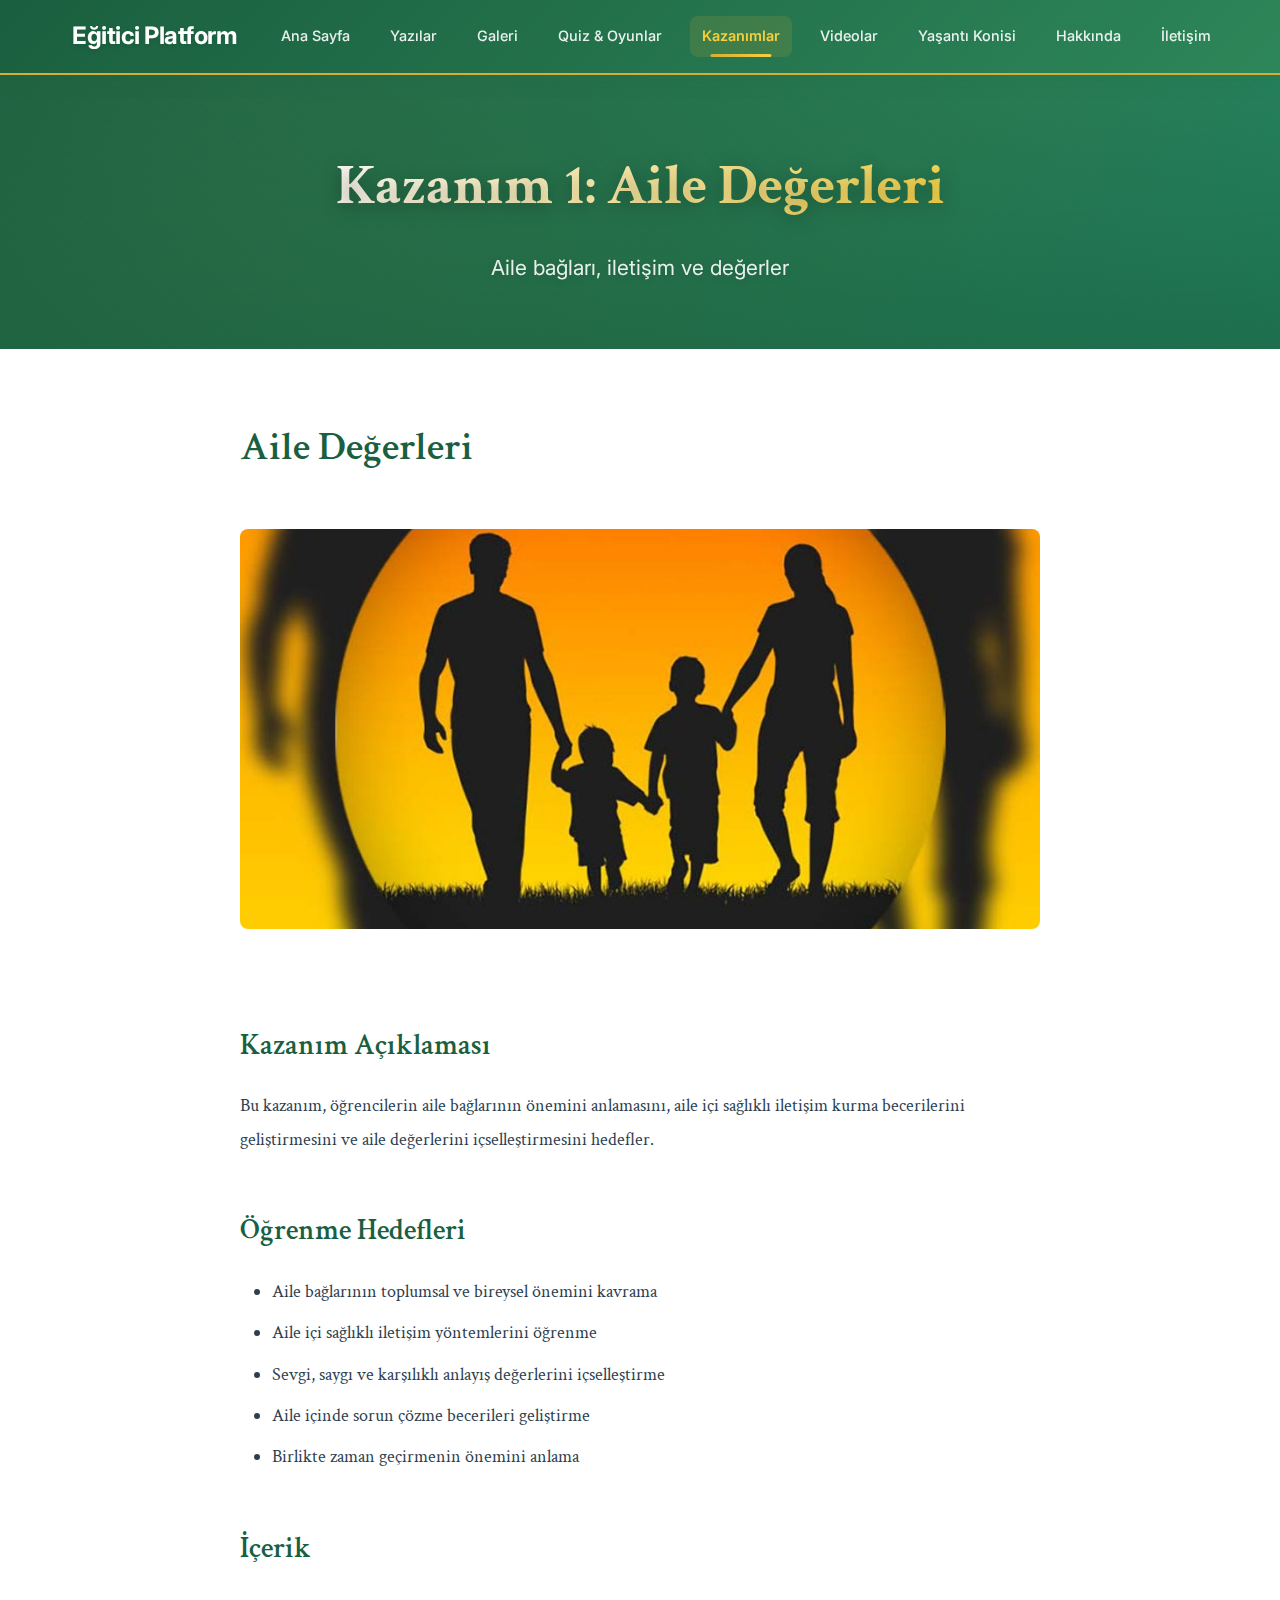
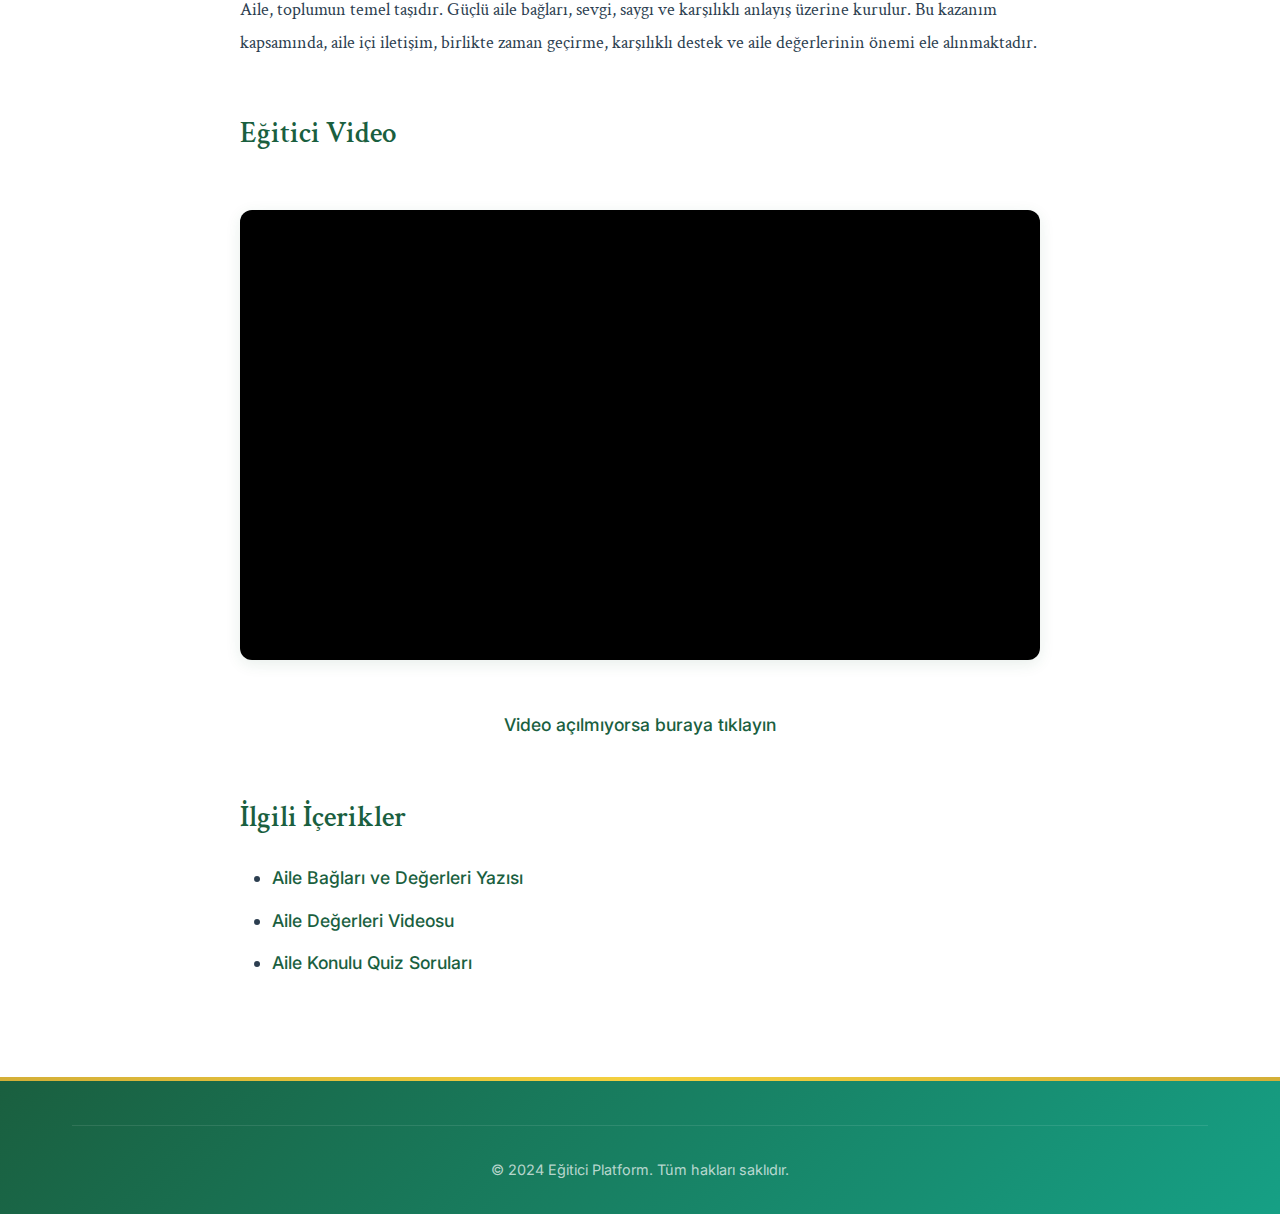
<file: kazanim-aile.html>
<!DOCTYPE html>
<html lang="tr">
<head>
    <meta charset="UTF-8">
    <meta name="viewport" content="width=device-width, initial-scale=1.0">
    <meta name="description" content="Kazanım 1: Aile Değerleri - Aile bağları ve iletişim">
    <title>Kazanım 1: Aile Değerleri - Eğitici Platform</title>
    <link rel="preconnect" href="https://fonts.googleapis.com">
    <link rel="preconnect" href="https://fonts.gstatic.com" crossorigin>
    <link href="https://fonts.googleapis.com/css2?family=Crimson+Text:ital,wght@0,400;0,600;1,400&family=Inter:wght@300;400;500;600&display=swap" rel="stylesheet">
    <link rel="stylesheet" href="css/style.css">
</head>
<body>
    <header class="header">
        <div class="container">
            <div class="header-content">
                <button class="mobile-menu-toggle" id="mobileMenuToggle" aria-label="Menüyü aç/kapat">
                    <span></span>
                    <span></span>
                    <span></span>
                </button>
                <div class="logo">
                    <h1><a href="index.html" style="text-decoration: none; color: inherit;">Eğitici Platform</a></h1>
                </div>
                <!-- Desktop Navigation -->
                <nav class="nav-desktop" id="navDesktop">
                    <ul class="nav-list-desktop">
                        <li><a href="index.html" class="nav-link">Ana Sayfa</a></li>
                        <li><a href="articles.html" class="nav-link">Yazılar</a></li>
                        <li><a href="gallery.html" class="nav-link">Galeri</a></li>
                        <li><a href="quiz.html" class="nav-link">Quiz & Oyunlar</a></li>
                        <li><a href="kazanimlar.html" class="nav-link active">Kazanımlar</a></li>
                        <li><a href="videolar.html" class="nav-link">Videolar</a></li>
                        <li><a href="yasantikonisi.html" class="nav-link">Yaşantı Konisi</a></li>
                        <li><a href="about.html" class="nav-link">Hakkında</a></li>
                        <li><a href="contact.html" class="nav-link">İletişim</a></li>
                    </ul>
                </nav>
                <!-- Mobile Navigation -->
                <nav class="nav-mobile" id="nav">
                    <button class="nav-close" id="navClose" aria-label="Menüyü kapat">×</button>
                    <div class="nav-content">
                        <h3 class="nav-title">Hızlı Bağlantılar</h3>
                        <ul class="nav-list-mobile">
                            <li><a href="index.html" class="nav-link">Ana Sayfa</a></li>
                            <li><a href="articles.html" class="nav-link">Yazılar</a></li>
                            <li><a href="gallery.html" class="nav-link">Galeri</a></li>
                            <li><a href="quiz.html" class="nav-link">Quiz & Oyunlar</a></li>
                            <li><a href="kazanimlar.html" class="nav-link active">Kazanımlar</a></li>
                            <li><a href="videolar.html" class="nav-link">Videolar</a></li>
                            <li><a href="yasantikonisi.html" class="nav-link">Yaşantı Konisi</a></li>
                            <li><a href="about.html" class="nav-link">Hakkında</a></li>
                            <li><a href="contact.html" class="nav-link">İletişim</a></li>
                        </ul>
                    </div>
                </nav>
            </div>
        </div>
    </header>

    <section class="hero" style="min-height: 30vh;">
        <div class="hero-overlay"></div>
        <div class="container">
            <div class="hero-content">
                <h2 class="hero-title">Kazanım 1: Aile Değerleri</h2>
                <p class="hero-subtitle">Aile bağları, iletişim ve değerler</p>
            </div>
        </div>
    </section>

    <section class="content-section">
        <div class="container">
            <article class="article-detail">
                <div class="article-detail-header">
                    <h2 class="article-detail-title">Aile Değerleri</h2>
                </div>
                <img src="images/aile-degerleri.jpg" alt="Aile Değerleri" class="article-detail-cover" loading="lazy">
                <div class="article-detail-content">
                    <h2>Kazanım Açıklaması</h2>
                    <p>
                        Bu kazanım, öğrencilerin aile bağlarının önemini anlamasını, aile içi sağlıklı iletişim 
                        kurma becerilerini geliştirmesini ve aile değerlerini içselleştirmesini hedefler.
                    </p>
                    
                    <h2>Öğrenme Hedefleri</h2>
                    <ul>
                        <li>Aile bağlarının toplumsal ve bireysel önemini kavrama</li>
                        <li>Aile içi sağlıklı iletişim yöntemlerini öğrenme</li>
                        <li>Sevgi, saygı ve karşılıklı anlayış değerlerini içselleştirme</li>
                        <li>Aile içinde sorun çözme becerileri geliştirme</li>
                        <li>Birlikte zaman geçirmenin önemini anlama</li>
                    </ul>
                    
                    <h2>İçerik</h2>
                    <p>
                        Aile, toplumun temel taşıdır. Güçlü aile bağları, sevgi, saygı ve karşılıklı anlayış 
                        üzerine kurulur. Bu kazanım kapsamında, aile içi iletişim, birlikte zaman geçirme, 
                        karşılıklı destek ve aile değerlerinin önemi ele alınmaktadır.
                    </p>
                    
                    <h2>Eğitici Video</h2>
                    <div class="video-container">
                        <iframe 
                            src="https://www.youtube.com/embed/GQAtioBBlKY?enablejsapi=1" 
                            frameborder="0" 
                            allow="accelerometer; autoplay; clipboard-write; encrypted-media; gyroscope; picture-in-picture" 
                            allowfullscreen
                            title="Aile Değerleri Eğitici Video"
                            style="width: 100%; height: 100%; position: absolute; top: 0; left: 0;">
                        </iframe>
                    </div>
                    <p style="margin-top: 10px; text-align: center;">
                        <a href="https://www.youtube.com/watch?v=GQAtioBBlKY" target="_blank" class="article-link">
                            Video açılmıyorsa buraya tıklayın
                        </a>
                    </p>
                    
                    <h2>İlgili İçerikler</h2>
                    <ul>
                        <li><a href="articles.html#article2" class="article-link">Aile Bağları ve Değerleri Yazısı</a></li>
                        <li><a href="videolar.html#video-aile" class="article-link">Aile Değerleri Videosu</a></li>
                        <li><a href="quiz.html" class="article-link">Aile Konulu Quiz Soruları</a></li>
                    </ul>
                </div>
            </article>
        </div>
    </section>

    <footer class="footer">
        <div class="container">
            <div class="footer-bottom">
                <p>&copy; 2024 Eğitici Platform. Tüm hakları saklıdır.</p>
            </div>
        </div>
    </footer>
    <script src="js/main.js"></script>
</body>
</html>
</file>
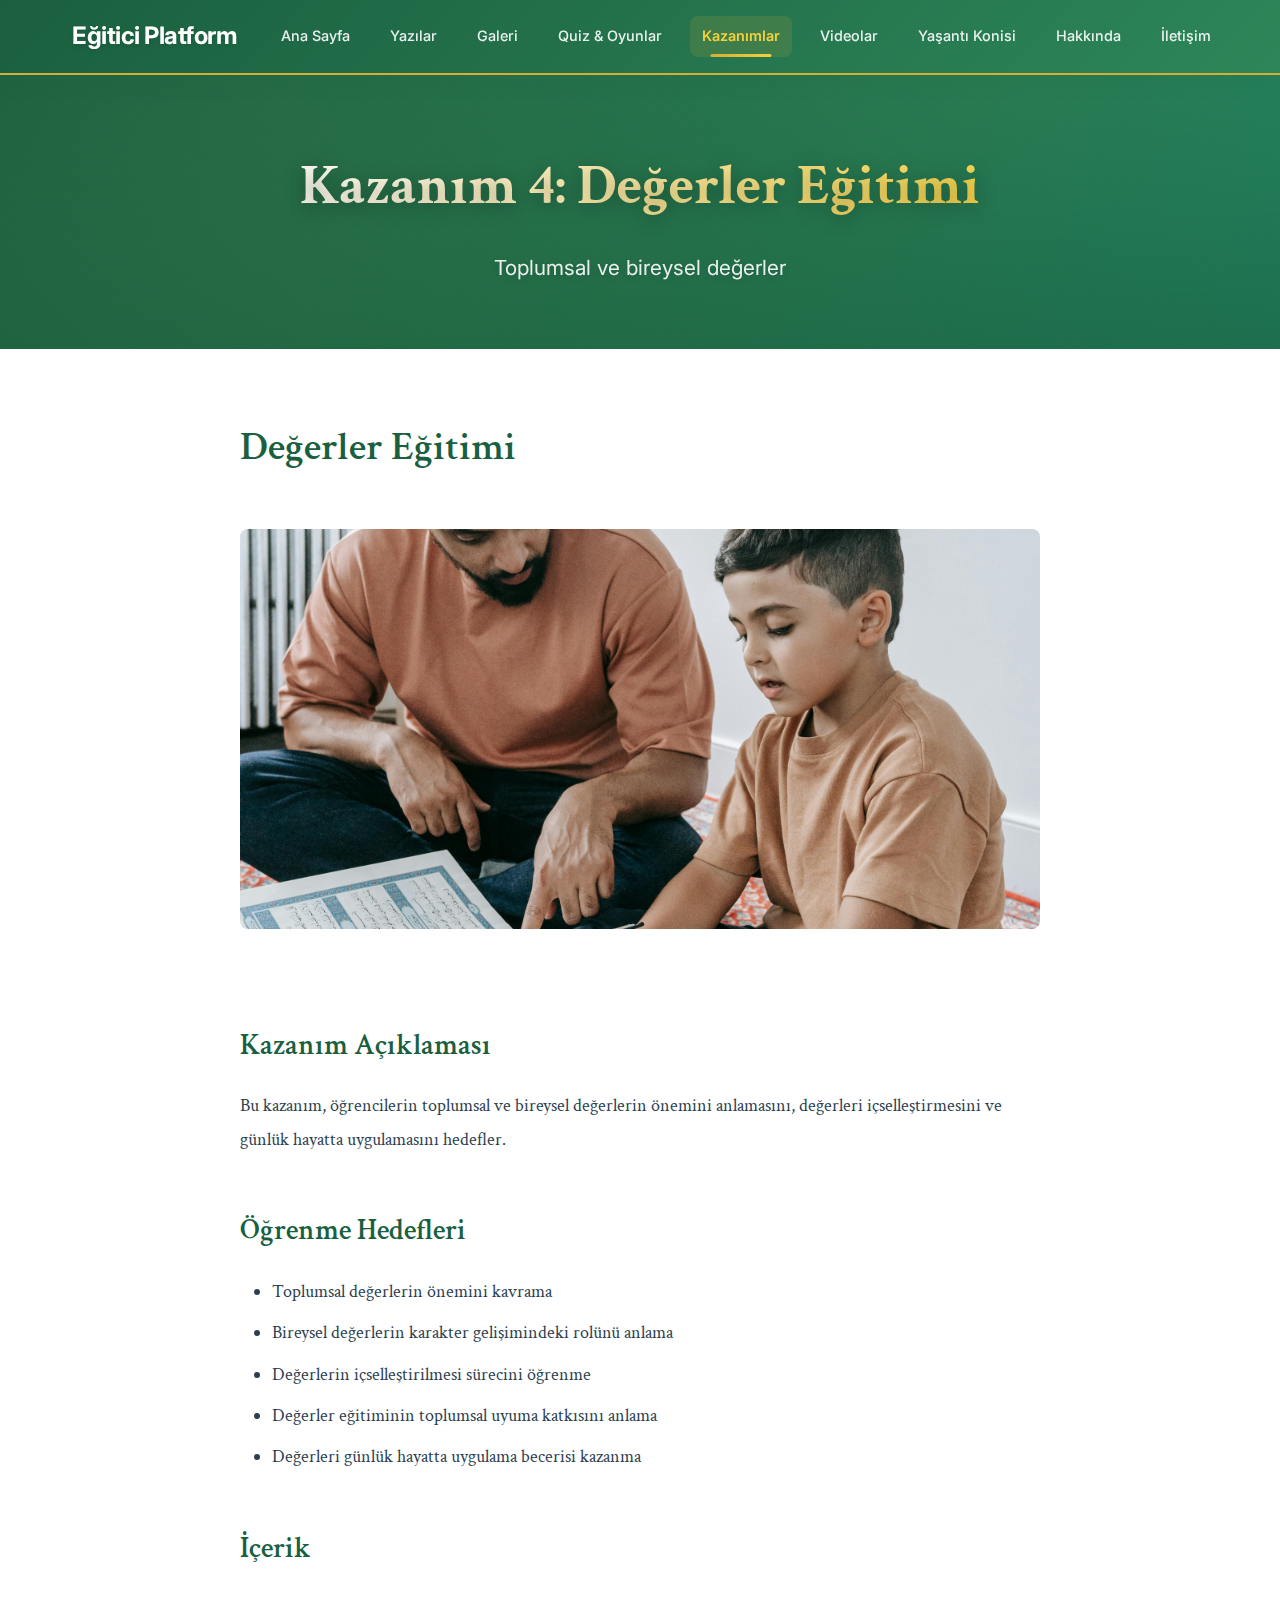
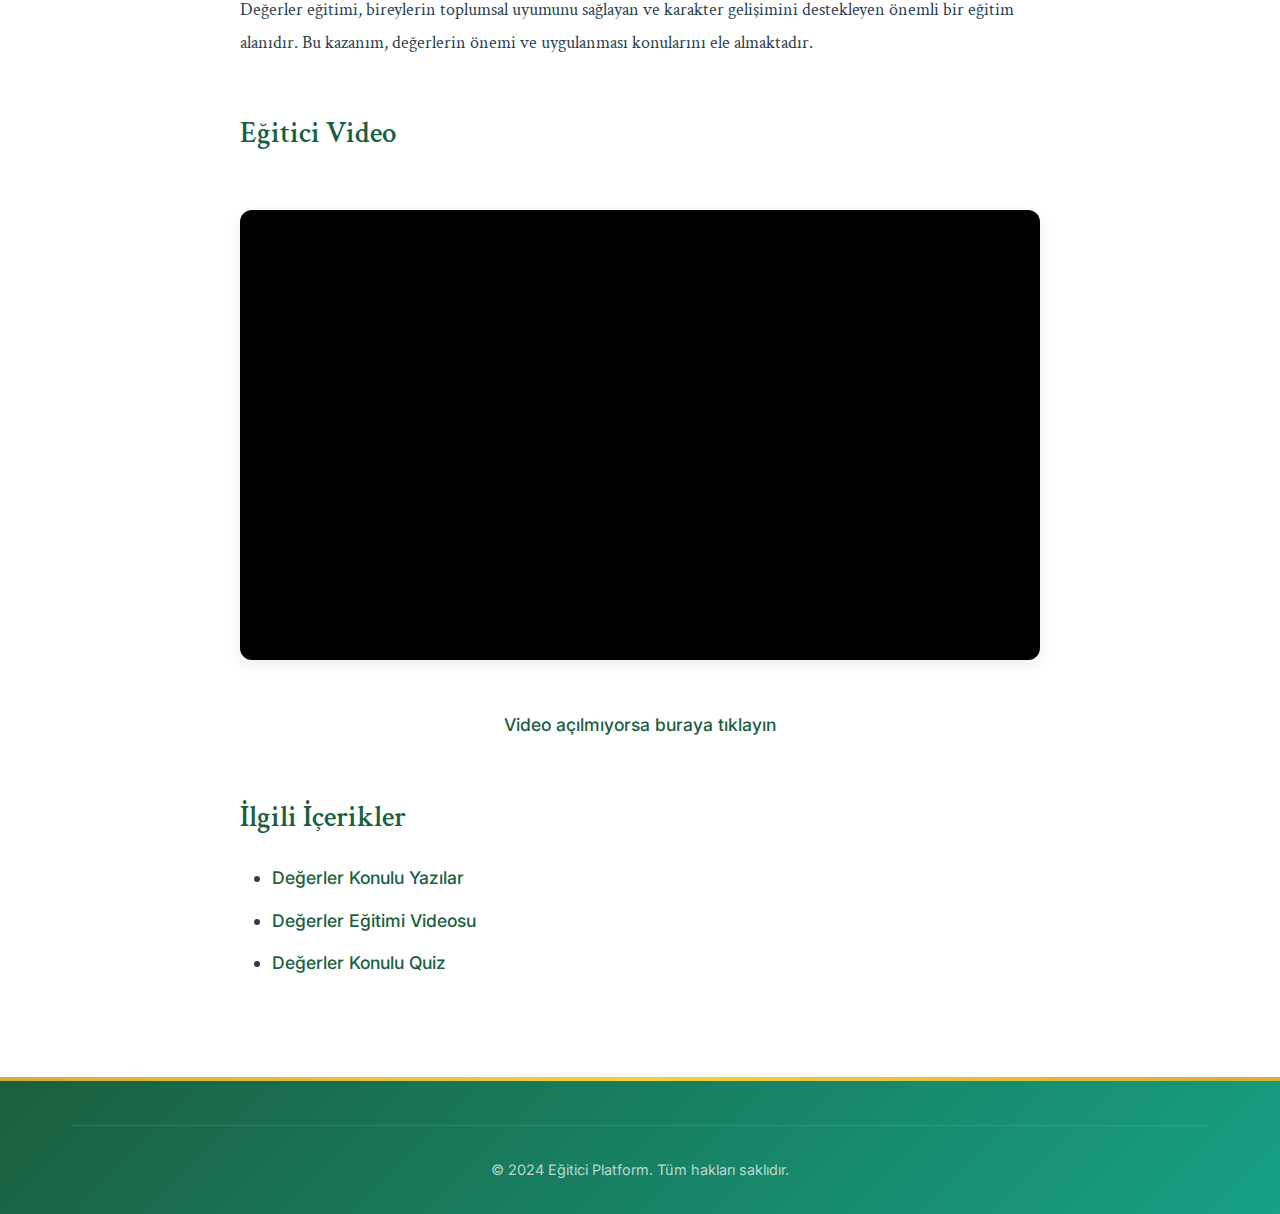
<file: kazanim-degerler.html>
<!DOCTYPE html>
<html lang="tr">
<head>
    <meta charset="UTF-8">
    <meta name="viewport" content="width=device-width, initial-scale=1.0">
    <meta name="description" content="Kazanım 4: Değerler Eğitimi - Toplumsal ve bireysel değerler">
    <title>Kazanım 4: Değerler Eğitimi - Eğitici Platform</title>
    <link rel="preconnect" href="https://fonts.googleapis.com">
    <link rel="preconnect" href="https://fonts.gstatic.com" crossorigin>
    <link href="https://fonts.googleapis.com/css2?family=Crimson+Text:ital,wght@0,400;0,600;1,400&family=Inter:wght@300;400;500;600&display=swap" rel="stylesheet">
    <link rel="stylesheet" href="css/style.css">
</head>
<body>
    <header class="header">
        <div class="container">
            <div class="header-content">
                <button class="mobile-menu-toggle" id="mobileMenuToggle" aria-label="Menüyü aç/kapat">
                    <span></span>
                    <span></span>
                    <span></span>
                </button>
                <div class="logo">
                    <h1><a href="index.html" style="text-decoration: none; color: inherit;">Eğitici Platform</a></h1>
                </div>
                <!-- Desktop Navigation -->
                <nav class="nav-desktop" id="navDesktop">
                    <ul class="nav-list-desktop">
                        <li><a href="index.html" class="nav-link">Ana Sayfa</a></li>
                        <li><a href="articles.html" class="nav-link">Yazılar</a></li>
                        <li><a href="gallery.html" class="nav-link">Galeri</a></li>
                        <li><a href="quiz.html" class="nav-link">Quiz & Oyunlar</a></li>
                        <li><a href="kazanimlar.html" class="nav-link active">Kazanımlar</a></li>
                        <li><a href="videolar.html" class="nav-link">Videolar</a></li>
                        <li><a href="yasantikonisi.html" class="nav-link">Yaşantı Konisi</a></li>
                        <li><a href="about.html" class="nav-link">Hakkında</a></li>
                        <li><a href="contact.html" class="nav-link">İletişim</a></li>
                    </ul>
                </nav>
                <!-- Mobile Navigation -->
                <nav class="nav-mobile" id="nav">
                    <button class="nav-close" id="navClose" aria-label="Menüyü kapat">×</button>
                    <div class="nav-content">
                        <h3 class="nav-title">Hızlı Bağlantılar</h3>
                        <ul class="nav-list-mobile">
                            <li><a href="index.html" class="nav-link">Ana Sayfa</a></li>
                            <li><a href="articles.html" class="nav-link">Yazılar</a></li>
                            <li><a href="gallery.html" class="nav-link">Galeri</a></li>
                            <li><a href="quiz.html" class="nav-link">Quiz & Oyunlar</a></li>
                            <li><a href="kazanimlar.html" class="nav-link active">Kazanımlar</a></li>
                            <li><a href="videolar.html" class="nav-link">Videolar</a></li>
                            <li><a href="yasantikonisi.html" class="nav-link">Yaşantı Konisi</a></li>
                            <li><a href="about.html" class="nav-link">Hakkında</a></li>
                            <li><a href="contact.html" class="nav-link">İletişim</a></li>
                        </ul>
                    </div>
                </nav>
            </div>
        </div>
    </header>

    <section class="hero" style="min-height: 30vh;">
        <div class="hero-overlay"></div>
        <div class="container">
            <div class="hero-content">
                <h2 class="hero-title">Kazanım 4: Değerler Eğitimi</h2>
                <p class="hero-subtitle">Toplumsal ve bireysel değerler</p>
            </div>
        </div>
    </section>

    <section class="content-section">
        <div class="container">
            <article class="article-detail">
                <div class="article-detail-header">
                    <h2 class="article-detail-title">Değerler Eğitimi</h2>
                </div>
                <img src="images/degerler-egitimi.jpg" alt="Değerler Eğitimi" class="article-detail-cover" loading="lazy">
                <div class="article-detail-content">
                    <h2>Kazanım Açıklaması</h2>
                    <p>
                        Bu kazanım, öğrencilerin toplumsal ve bireysel değerlerin önemini anlamasını, 
                        değerleri içselleştirmesini ve günlük hayatta uygulamasını hedefler.
                    </p>
                    
                    <h2>Öğrenme Hedefleri</h2>
                    <ul>
                        <li>Toplumsal değerlerin önemini kavrama</li>
                        <li>Bireysel değerlerin karakter gelişimindeki rolünü anlama</li>
                        <li>Değerlerin içselleştirilmesi sürecini öğrenme</li>
                        <li>Değerler eğitiminin toplumsal uyuma katkısını anlama</li>
                        <li>Değerleri günlük hayatta uygulama becerisi kazanma</li>
                    </ul>
                    
                    <h2>İçerik</h2>
                    <p>
                        Değerler eğitimi, bireylerin toplumsal uyumunu sağlayan ve karakter gelişimini 
                        destekleyen önemli bir eğitim alanıdır. Bu kazanım, değerlerin önemi ve uygulanması konularını ele almaktadır.
                    </p>
                    
                    <h2>Eğitici Video</h2>
                    <div class="video-container">
                        <iframe 
                            src="https://www.youtube.com/embed/mxyJQEshDas?enablejsapi=1" 
                            frameborder="0" 
                            allow="accelerometer; autoplay; clipboard-write; encrypted-media; gyroscope; picture-in-picture" 
                            allowfullscreen
                            title="Değerler Eğitimi ve Toplumsal Uyum"
                            style="width: 100%; height: 100%; position: absolute; top: 0; left: 0;">
                        </iframe>
                    </div>
                    <p style="margin-top: 10px; text-align: center;">
                        <a href="https://www.youtube.com/watch?v=mxyJQEshDas" target="_blank" class="article-link">
                            Video açılmıyorsa buraya tıklayın
                        </a>
                    </p>
                    
                    <h2>İlgili İçerikler</h2>
                    <ul>
                        <li><a href="articles.html" class="article-link">Değerler Konulu Yazılar</a></li>
                        <li><a href="videolar.html#video-degerler" class="article-link">Değerler Eğitimi Videosu</a></li>
                        <li><a href="quiz.html" class="article-link">Değerler Konulu Quiz</a></li>
                    </ul>
                </div>
            </article>
        </div>
    </section>

    <footer class="footer">
        <div class="container">
            <div class="footer-bottom">
                <p>&copy; 2024 Eğitici Platform. Tüm hakları saklıdır.</p>
            </div>
        </div>
    </footer>
    <script src="js/main.js"></script>
</body>
</html>
</file>
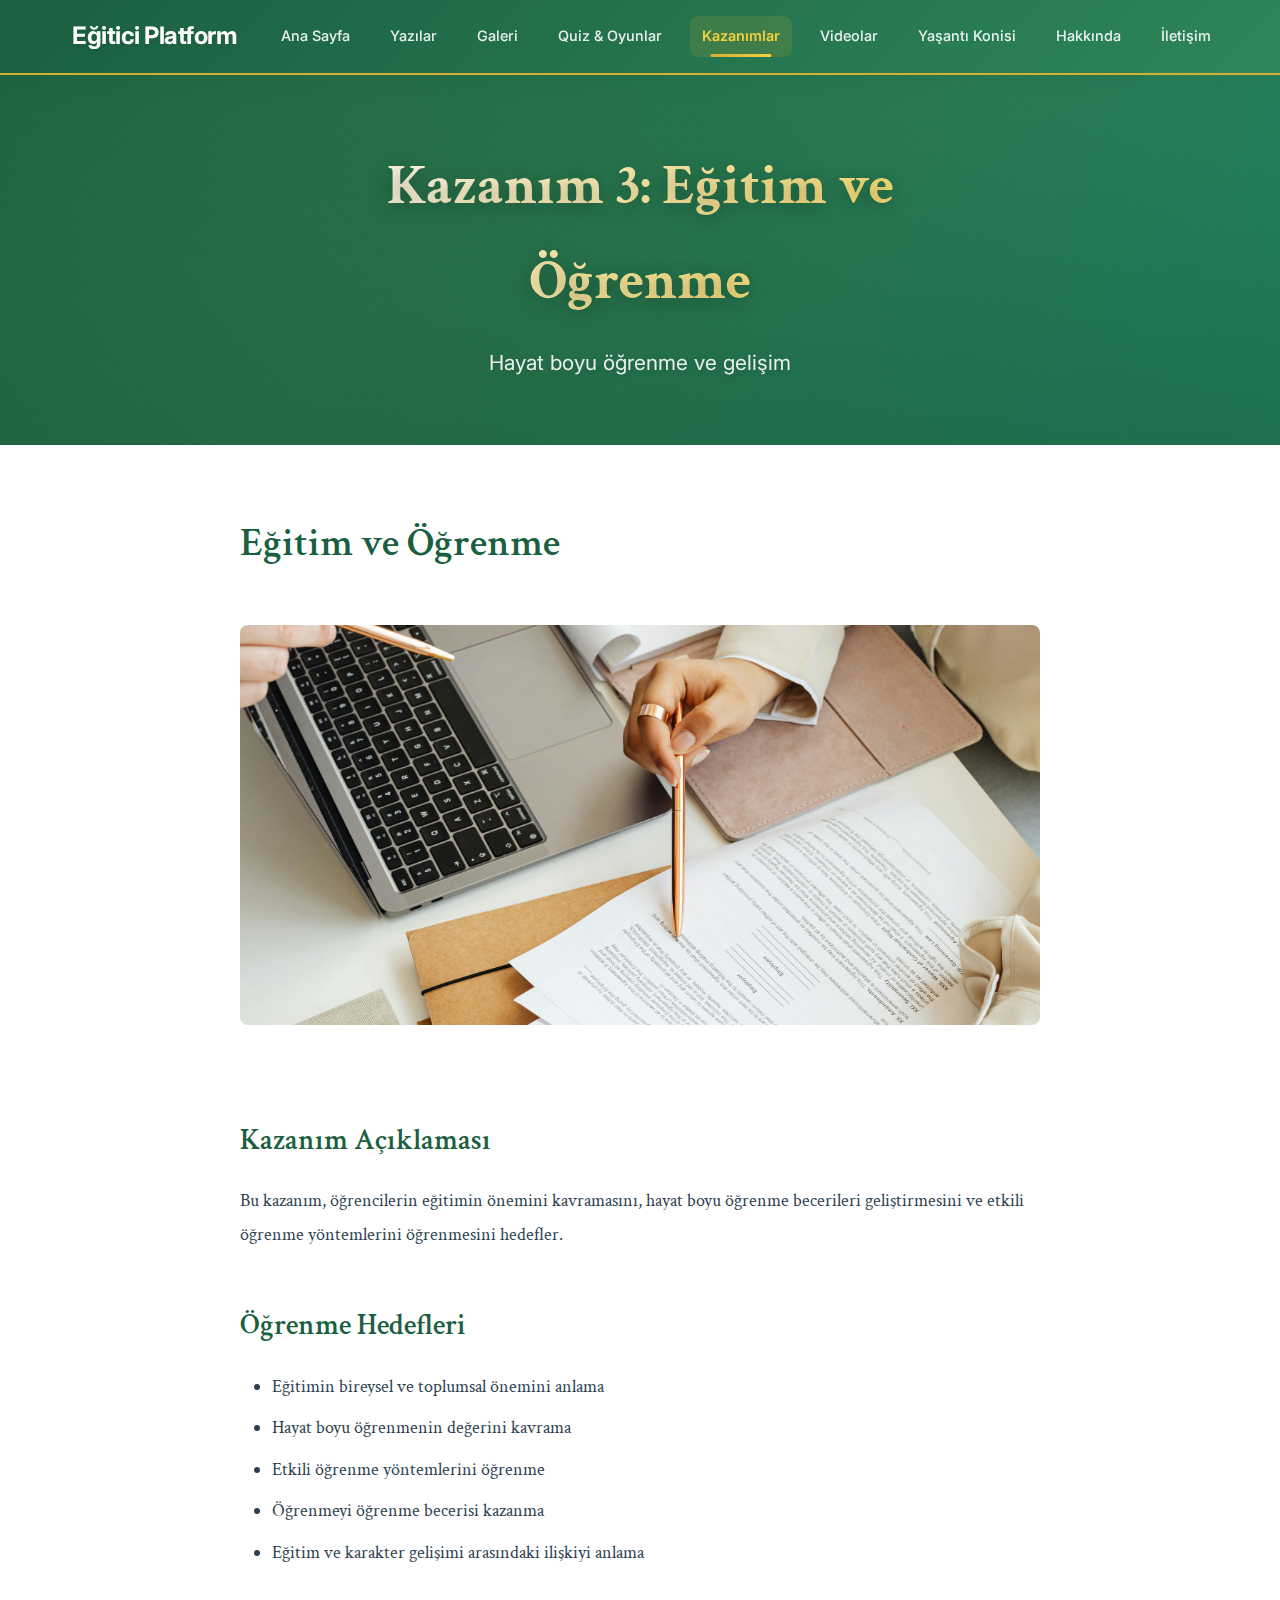
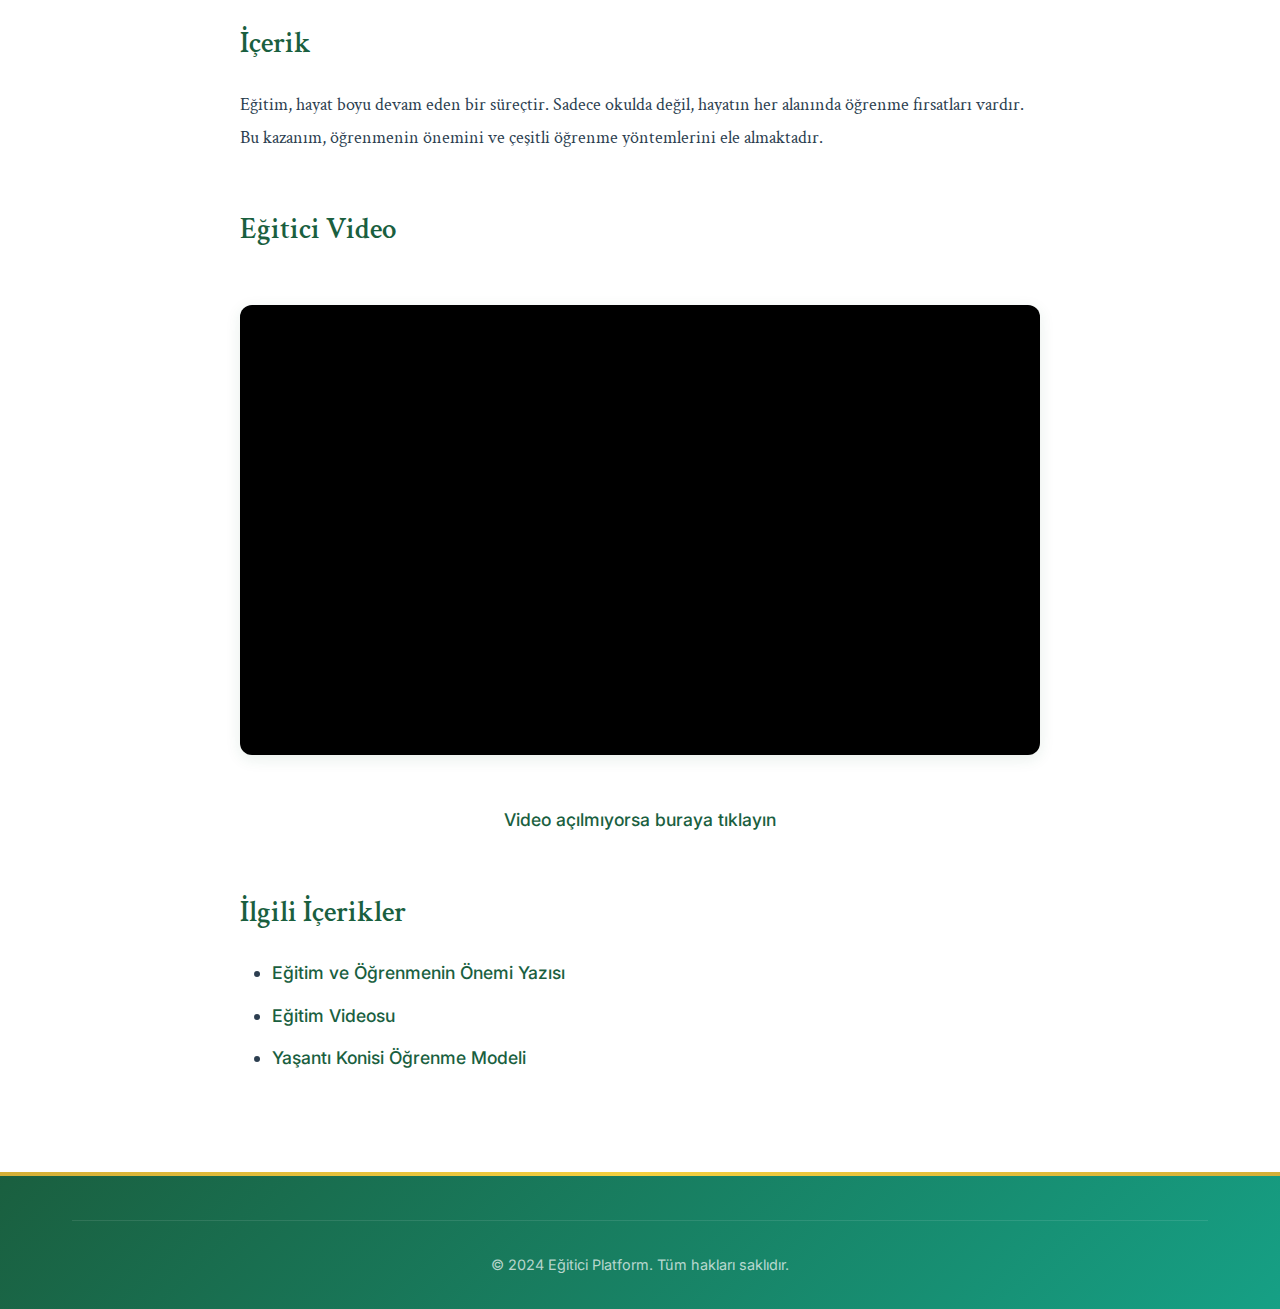
<file: kazanim-egitim.html>
<!DOCTYPE html>
<html lang="tr">
<head>
    <meta charset="UTF-8">
    <meta name="viewport" content="width=device-width, initial-scale=1.0">
    <meta name="description" content="Kazanım 3: Eğitim ve Öğrenme - Hayat boyu öğrenme">
    <title>Kazanım 3: Eğitim ve Öğrenme - Eğitici Platform</title>
    <link rel="preconnect" href="https://fonts.googleapis.com">
    <link rel="preconnect" href="https://fonts.gstatic.com" crossorigin>
    <link href="https://fonts.googleapis.com/css2?family=Crimson+Text:ital,wght@0,400;0,600;1,400&family=Inter:wght@300;400;500;600&display=swap" rel="stylesheet">
    <link rel="stylesheet" href="css/style.css">
</head>
<body>
    <header class="header">
        <div class="container">
            <div class="header-content">
                <button class="mobile-menu-toggle" id="mobileMenuToggle" aria-label="Menüyü aç/kapat">
                    <span></span>
                    <span></span>
                    <span></span>
                </button>
                <div class="logo">
                    <h1><a href="index.html" style="text-decoration: none; color: inherit;">Eğitici Platform</a></h1>
                </div>
                <!-- Desktop Navigation -->
                <nav class="nav-desktop" id="navDesktop">
                    <ul class="nav-list-desktop">
                        <li><a href="index.html" class="nav-link">Ana Sayfa</a></li>
                        <li><a href="articles.html" class="nav-link">Yazılar</a></li>
                        <li><a href="gallery.html" class="nav-link">Galeri</a></li>
                        <li><a href="quiz.html" class="nav-link">Quiz & Oyunlar</a></li>
                        <li><a href="kazanimlar.html" class="nav-link active">Kazanımlar</a></li>
                        <li><a href="videolar.html" class="nav-link">Videolar</a></li>
                        <li><a href="yasantikonisi.html" class="nav-link">Yaşantı Konisi</a></li>
                        <li><a href="about.html" class="nav-link">Hakkında</a></li>
                        <li><a href="contact.html" class="nav-link">İletişim</a></li>
                    </ul>
                </nav>
                <!-- Mobile Navigation -->
                <nav class="nav-mobile" id="nav">
                    <button class="nav-close" id="navClose" aria-label="Menüyü kapat">×</button>
                    <div class="nav-content">
                        <h3 class="nav-title">Hızlı Bağlantılar</h3>
                        <ul class="nav-list-mobile">
                            <li><a href="index.html" class="nav-link">Ana Sayfa</a></li>
                            <li><a href="articles.html" class="nav-link">Yazılar</a></li>
                            <li><a href="gallery.html" class="nav-link">Galeri</a></li>
                            <li><a href="quiz.html" class="nav-link">Quiz & Oyunlar</a></li>
                            <li><a href="kazanimlar.html" class="nav-link active">Kazanımlar</a></li>
                            <li><a href="videolar.html" class="nav-link">Videolar</a></li>
                            <li><a href="yasantikonisi.html" class="nav-link">Yaşantı Konisi</a></li>
                            <li><a href="about.html" class="nav-link">Hakkında</a></li>
                            <li><a href="contact.html" class="nav-link">İletişim</a></li>
                        </ul>
                    </div>
                </nav>
            </div>
        </div>
    </header>

    <section class="hero" style="min-height: 30vh;">
        <div class="hero-overlay"></div>
        <div class="container">
            <div class="hero-content">
                <h2 class="hero-title">Kazanım 3: Eğitim ve Öğrenme</h2>
                <p class="hero-subtitle">Hayat boyu öğrenme ve gelişim</p>
            </div>
        </div>
    </section>

    <section class="content-section">
        <div class="container">
            <article class="article-detail">
                <div class="article-detail-header">
                    <h2 class="article-detail-title">Eğitim ve Öğrenme</h2>
                </div>
                <img src="images/egitim-ogrenmee.jpg" alt="Eğitim ve Öğrenme" class="article-detail-cover" loading="lazy">
                <div class="article-detail-content">
                    <h2>Kazanım Açıklaması</h2>
                    <p>
                        Bu kazanım, öğrencilerin eğitimin önemini kavramasını, hayat boyu öğrenme becerileri 
                        geliştirmesini ve etkili öğrenme yöntemlerini öğrenmesini hedefler.
                    </p>
                    
                    <h2>Öğrenme Hedefleri</h2>
                    <ul>
                        <li>Eğitimin bireysel ve toplumsal önemini anlama</li>
                        <li>Hayat boyu öğrenmenin değerini kavrama</li>
                        <li>Etkili öğrenme yöntemlerini öğrenme</li>
                        <li>Öğrenmeyi öğrenme becerisi kazanma</li>
                        <li>Eğitim ve karakter gelişimi arasındaki ilişkiyi anlama</li>
                    </ul>
                    
                    <h2>İçerik</h2>
                    <p>
                        Eğitim, hayat boyu devam eden bir süreçtir. Sadece okulda değil, hayatın her alanında 
                        öğrenme fırsatları vardır. Bu kazanım, öğrenmenin önemini ve çeşitli öğrenme yöntemlerini ele almaktadır.
                    </p>
                    
                    <h2>Eğitici Video</h2>
                    <div class="video-container">
                        <iframe 
                            src="https://www.youtube.com/embed/LJm3CkJwvdg?enablejsapi=1" 
                            frameborder="0" 
                            allow="accelerometer; autoplay; clipboard-write; encrypted-media; gyroscope; picture-in-picture" 
                            allowfullscreen
                            title="Eğitim ve Hayat Boyu Öğrenme"
                            style="width: 100%; height: 100%; position: absolute; top: 0; left: 0;">
                        </iframe>
                    </div>
                    <p style="margin-top: 10px; text-align: center;">
                        <a href="https://www.youtube.com/watch?v=LJm3CkJwvdg" target="_blank" class="article-link">
                            Video açılmıyorsa buraya tıklayın
                        </a>
                    </p>
                    
                    <h2>İlgili İçerikler</h2>
                    <ul>
                        <li><a href="articles.html#article4" class="article-link">Eğitim ve Öğrenmenin Önemi Yazısı</a></li>
                        <li><a href="videolar.html#video-egitim" class="article-link">Eğitim Videosu</a></li>
                        <li><a href="yasantikonisi.html" class="article-link">Yaşantı Konisi Öğrenme Modeli</a></li>
                    </ul>
                </div>
            </article>
        </div>
    </section>

    <footer class="footer">
        <div class="container">
            <div class="footer-bottom">
                <p>&copy; 2024 Eğitici Platform. Tüm hakları saklıdır.</p>
            </div>
        </div>
    </footer>
    <script src="js/main.js"></script>
</body>
</html>
</file>
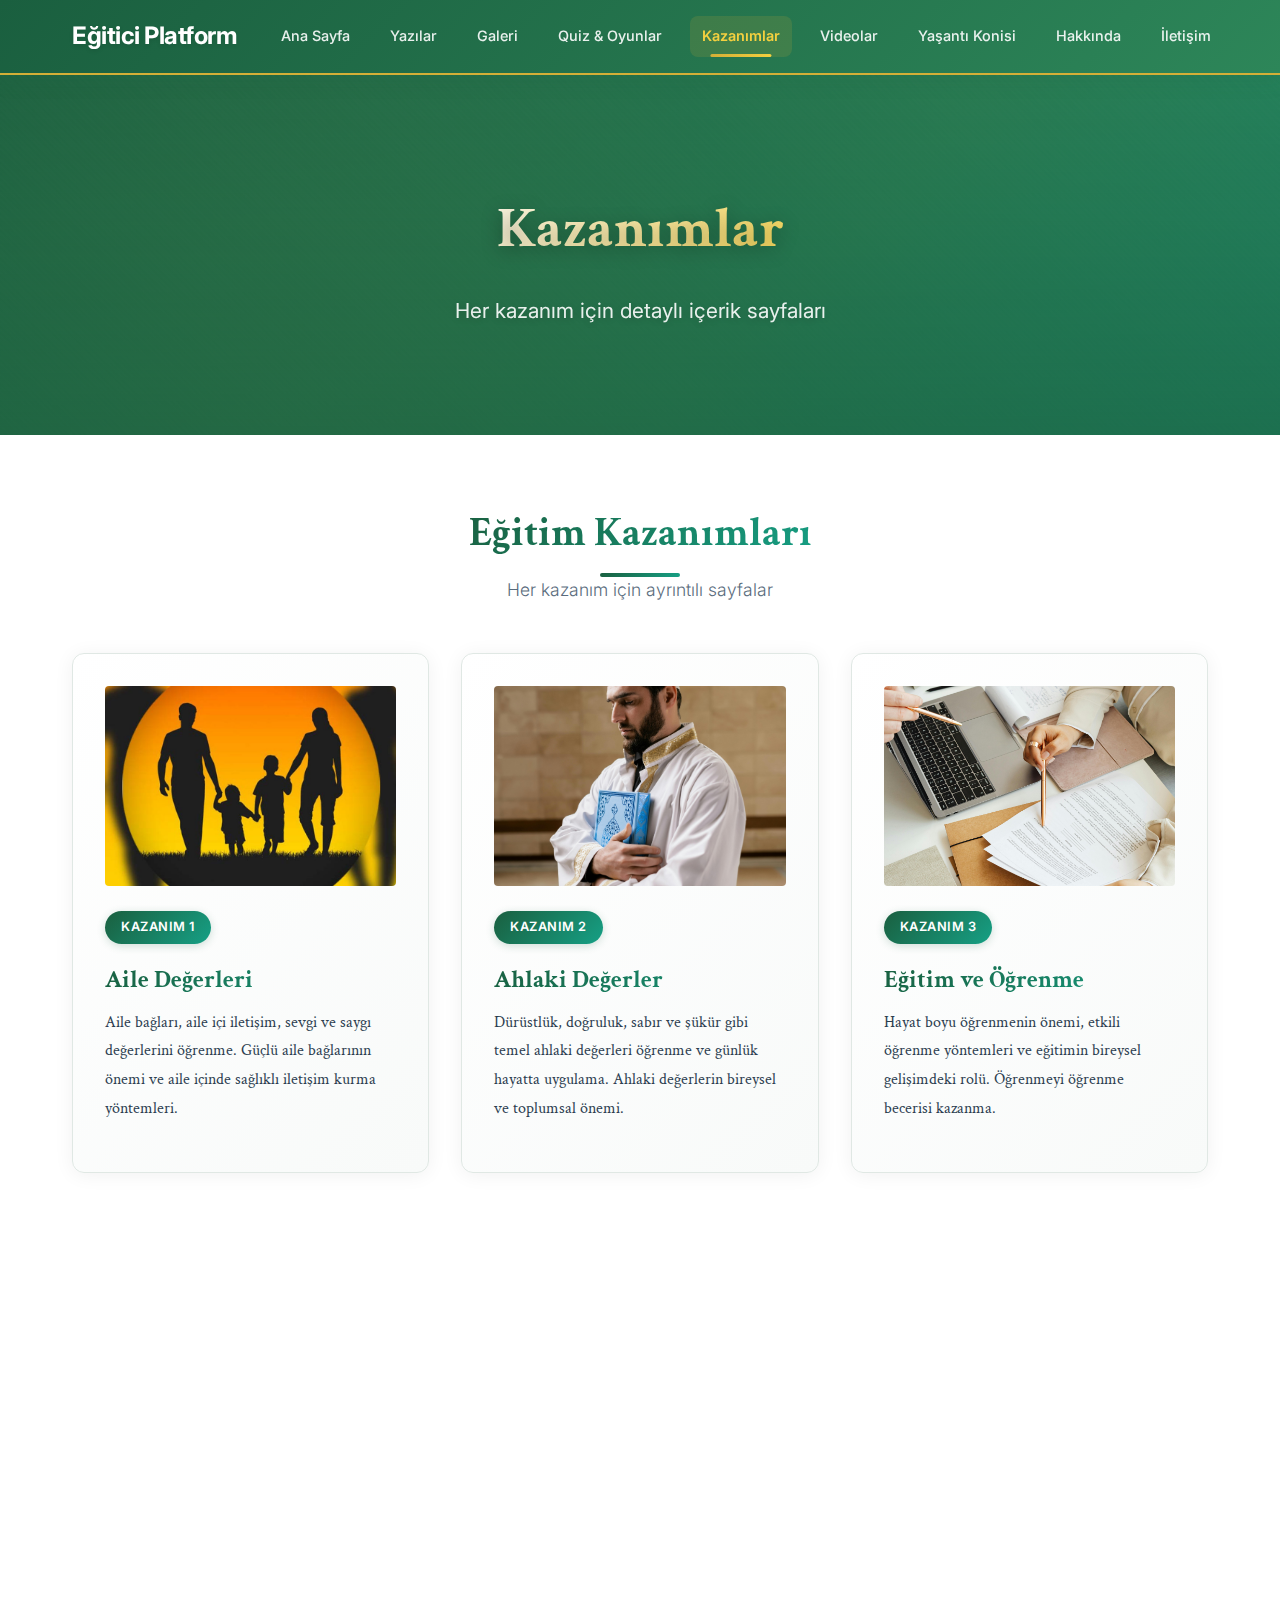
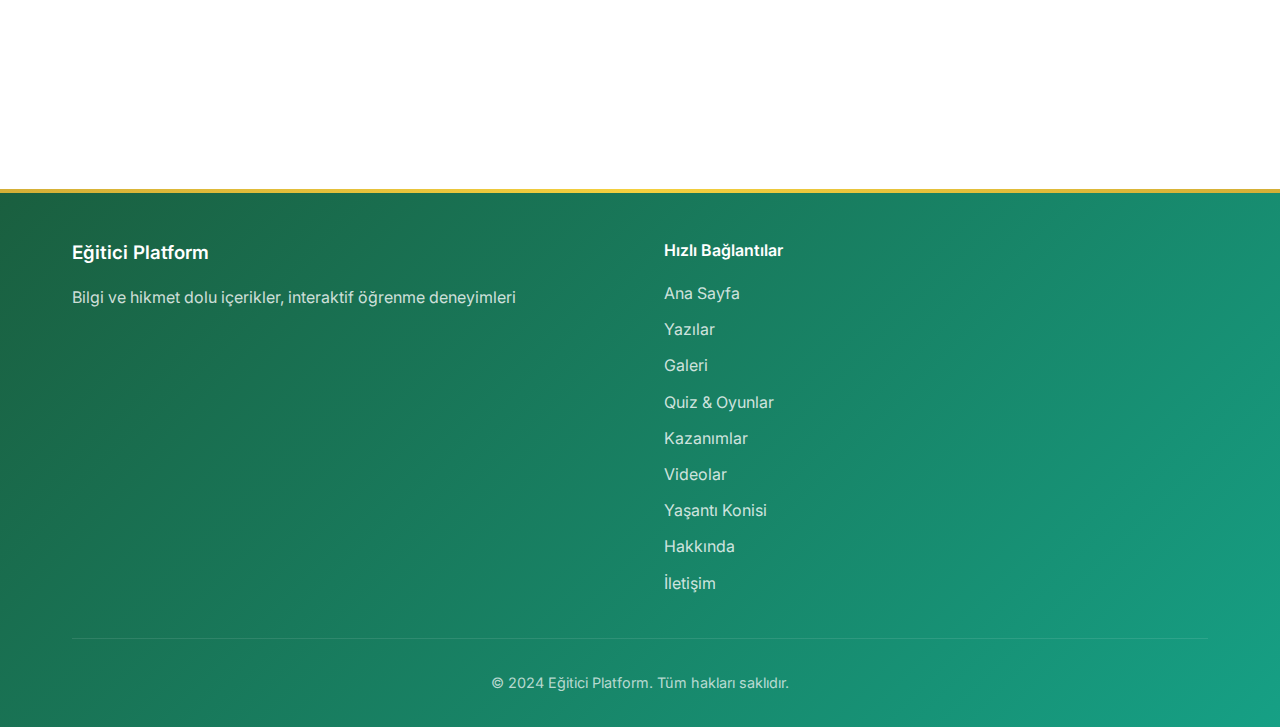
<file: kazanimlar.html>
<!DOCTYPE html>
<html lang="tr">
<head>
    <meta charset="UTF-8">
    <meta name="viewport" content="width=device-width, initial-scale=1.0">
    <meta name="description" content="Kazanımlar - Her kazanım için detaylı sayfalar">
    <meta name="keywords" content="kazanımlar, eğitim, öğrenme hedefleri">
    <meta name="author" content="Serkan Site">
    <title>Kazanımlar - Eğitici Platform</title>
    <link rel="preconnect" href="https://fonts.googleapis.com">
    <link rel="preconnect" href="https://fonts.gstatic.com" crossorigin>
    <link href="https://fonts.googleapis.com/css2?family=Crimson+Text:ital,wght@0,400;0,600;1,400&family=Inter:wght@300;400;500;600&display=swap" rel="stylesheet">
    <link rel="stylesheet" href="css/style.css">
</head>
<body>
    <!-- Header -->
    <header class="header">
        <div class="container">
            <div class="header-content">
                <button class="mobile-menu-toggle" id="mobileMenuToggle" aria-label="Menüyü aç/kapat">
                    <span></span>
                    <span></span>
                    <span></span>
                </button>
                <div class="logo">
                    <h1><a href="index.html" style="text-decoration: none; color: inherit;">Eğitici Platform</a></h1>
                </div>
                <!-- Desktop Navigation -->
                <nav class="nav-desktop" id="navDesktop">
                    <ul class="nav-list-desktop">
                        <li><a href="index.html" class="nav-link">Ana Sayfa</a></li>
                        <li><a href="articles.html" class="nav-link">Yazılar</a></li>
                        <li><a href="gallery.html" class="nav-link">Galeri</a></li>
                        <li><a href="quiz.html" class="nav-link">Quiz & Oyunlar</a></li>
                        <li><a href="kazanimlar.html" class="nav-link active">Kazanımlar</a></li>
                        <li><a href="videolar.html" class="nav-link">Videolar</a></li>
                        <li><a href="yasantikonisi.html" class="nav-link">Yaşantı Konisi</a></li>
                        <li><a href="about.html" class="nav-link">Hakkında</a></li>
                        <li><a href="contact.html" class="nav-link">İletişim</a></li>
                    </ul>
                </nav>
                <!-- Mobile Navigation -->
                <nav class="nav-mobile" id="nav">
                    <button class="nav-close" id="navClose" aria-label="Menüyü kapat">×</button>
                    <div class="nav-content">
                        <h3 class="nav-title">Hızlı Bağlantılar</h3>
                        <ul class="nav-list-mobile">
                            <li><a href="index.html" class="nav-link">Ana Sayfa</a></li>
                            <li><a href="articles.html" class="nav-link">Yazılar</a></li>
                            <li><a href="gallery.html" class="nav-link">Galeri</a></li>
                            <li><a href="quiz.html" class="nav-link">Quiz & Oyunlar</a></li>
                            <li><a href="kazanimlar.html" class="nav-link active">Kazanımlar</a></li>
                            <li><a href="videolar.html" class="nav-link">Videolar</a></li>
                            <li><a href="yasantikonisi.html" class="nav-link">Yaşantı Konisi</a></li>
                            <li><a href="about.html" class="nav-link">Hakkında</a></li>
                            <li><a href="contact.html" class="nav-link">İletişim</a></li>
                        </ul>
                    </div>
                </nav>
            </div>
        </div>
    </header>

    <!-- Page Header -->
    <section class="hero" style="min-height: 40vh;">
        <div class="hero-overlay"></div>
        <div class="container">
            <div class="hero-content">
                <h2 class="hero-title">Kazanımlar</h2>
                <p class="hero-subtitle">Her kazanım için detaylı içerik sayfaları</p>
            </div>
        </div>
    </section>

    <!-- Kazanımlar List -->
    <section class="content-section">
        <div class="container">
            <div class="section-header">
                <h2 class="section-title">Eğitim Kazanımları</h2>
                <p class="section-subtitle">Her kazanım için ayrıntılı sayfalar</p>
            </div>
            
            <div class="articles">
                <a href="kazanim-aile.html" class="article-card">
                    <img src="images/aile-degerleri.jpg" alt="Aile Değerleri" class="article-cover" loading="lazy">
                    <div class="article-meta">
                        <span class="article-category">Kazanım 1</span>
                    </div>
                    <h3 class="article-title">Aile Değerleri</h3>
                    <p class="article-excerpt">
                        Aile bağları, aile içi iletişim, sevgi ve saygı değerlerini öğrenme. 
                        Güçlü aile bağlarının önemi ve aile içinde sağlıklı iletişim kurma yöntemleri.
                    </p>
                </a>

                <a href="kazanim-ahlak.html" class="article-card">
                    <img src="images/aklaki-degeerler.jpg" alt="Ahlaki Değerler" class="article-cover" loading="lazy">
                    <div class="article-meta">
                        <span class="article-category">Kazanım 2</span>
                    </div>
                    <h3 class="article-title">Ahlaki Değerler</h3>
                    <p class="article-excerpt">
                        Dürüstlük, doğruluk, sabır ve şükür gibi temel ahlaki değerleri öğrenme ve 
                        günlük hayatta uygulama. Ahlaki değerlerin bireysel ve toplumsal önemi.
                    </p>
                </a>

                <a href="kazanim-egitim.html" class="article-card">
                    <img src="images/egitim-ogrenmee.jpg" alt="Eğitim ve Öğrenme" class="article-cover" loading="lazy">
                    <div class="article-meta">
                        <span class="article-category">Kazanım 3</span>
                    </div>
                    <h3 class="article-title">Eğitim ve Öğrenme</h3>
                    <p class="article-excerpt">
                        Hayat boyu öğrenmenin önemi, etkili öğrenme yöntemleri ve eğitimin 
                        bireysel gelişimdeki rolü. Öğrenmeyi öğrenme becerisi kazanma.
                    </p>
                </a>

                <a href="kazanim-degerler.html" class="article-card">
                    <img src="images/degerler-egitimi.jpg" alt="Değerler Eğitimi" class="article-cover" loading="lazy">
                    <div class="article-meta">
                        <span class="article-category">Kazanım 4</span>
                    </div>
                    <h3 class="article-title">Değerler Eğitimi</h3>
                    <p class="article-excerpt">
                        Toplumsal ve bireysel değerlerin önemi, değerlerin içselleştirilmesi ve 
                        günlük hayatta uygulanması. Değerler eğitiminin toplumsal uyuma katkısı.
                    </p>
                </a>
            </div>
        </div>
    </section>

    <!-- Footer -->
    <footer class="footer">
        <div class="container">
            <div class="footer-content">
                <div class="footer-section">
                    <h3>Eğitici Platform</h3>
                    <p>Bilgi ve hikmet dolu içerikler, interaktif öğrenme deneyimleri</p>
                </div>
                <div class="footer-section">
                    <h4>Hızlı Bağlantılar</h4>
                    <ul class="footer-links">
                        <li><a href="index.html">Ana Sayfa</a></li>
                        <li><a href="articles.html">Yazılar</a></li>
                        <li><a href="gallery.html">Galeri</a></li>
                        <li><a href="quiz.html">Quiz & Oyunlar</a></li>
                        <li><a href="kazanimlar.html">Kazanımlar</a></li>
                        <li><a href="videolar.html">Videolar</a></li>
                        <li><a href="yasantikonisi.html">Yaşantı Konisi</a></li>
                        <li><a href="about.html">Hakkında</a></li>
                        <li><a href="contact.html">İletişim</a></li>
                    </ul>
                </div>
            </div>
            <div class="footer-bottom">
                <p>&copy; 2024 Eğitici Platform. Tüm hakları saklıdır.</p>
            </div>
        </div>
    </footer>

    <script src="js/main.js"></script>
</body>
</html>
</file>
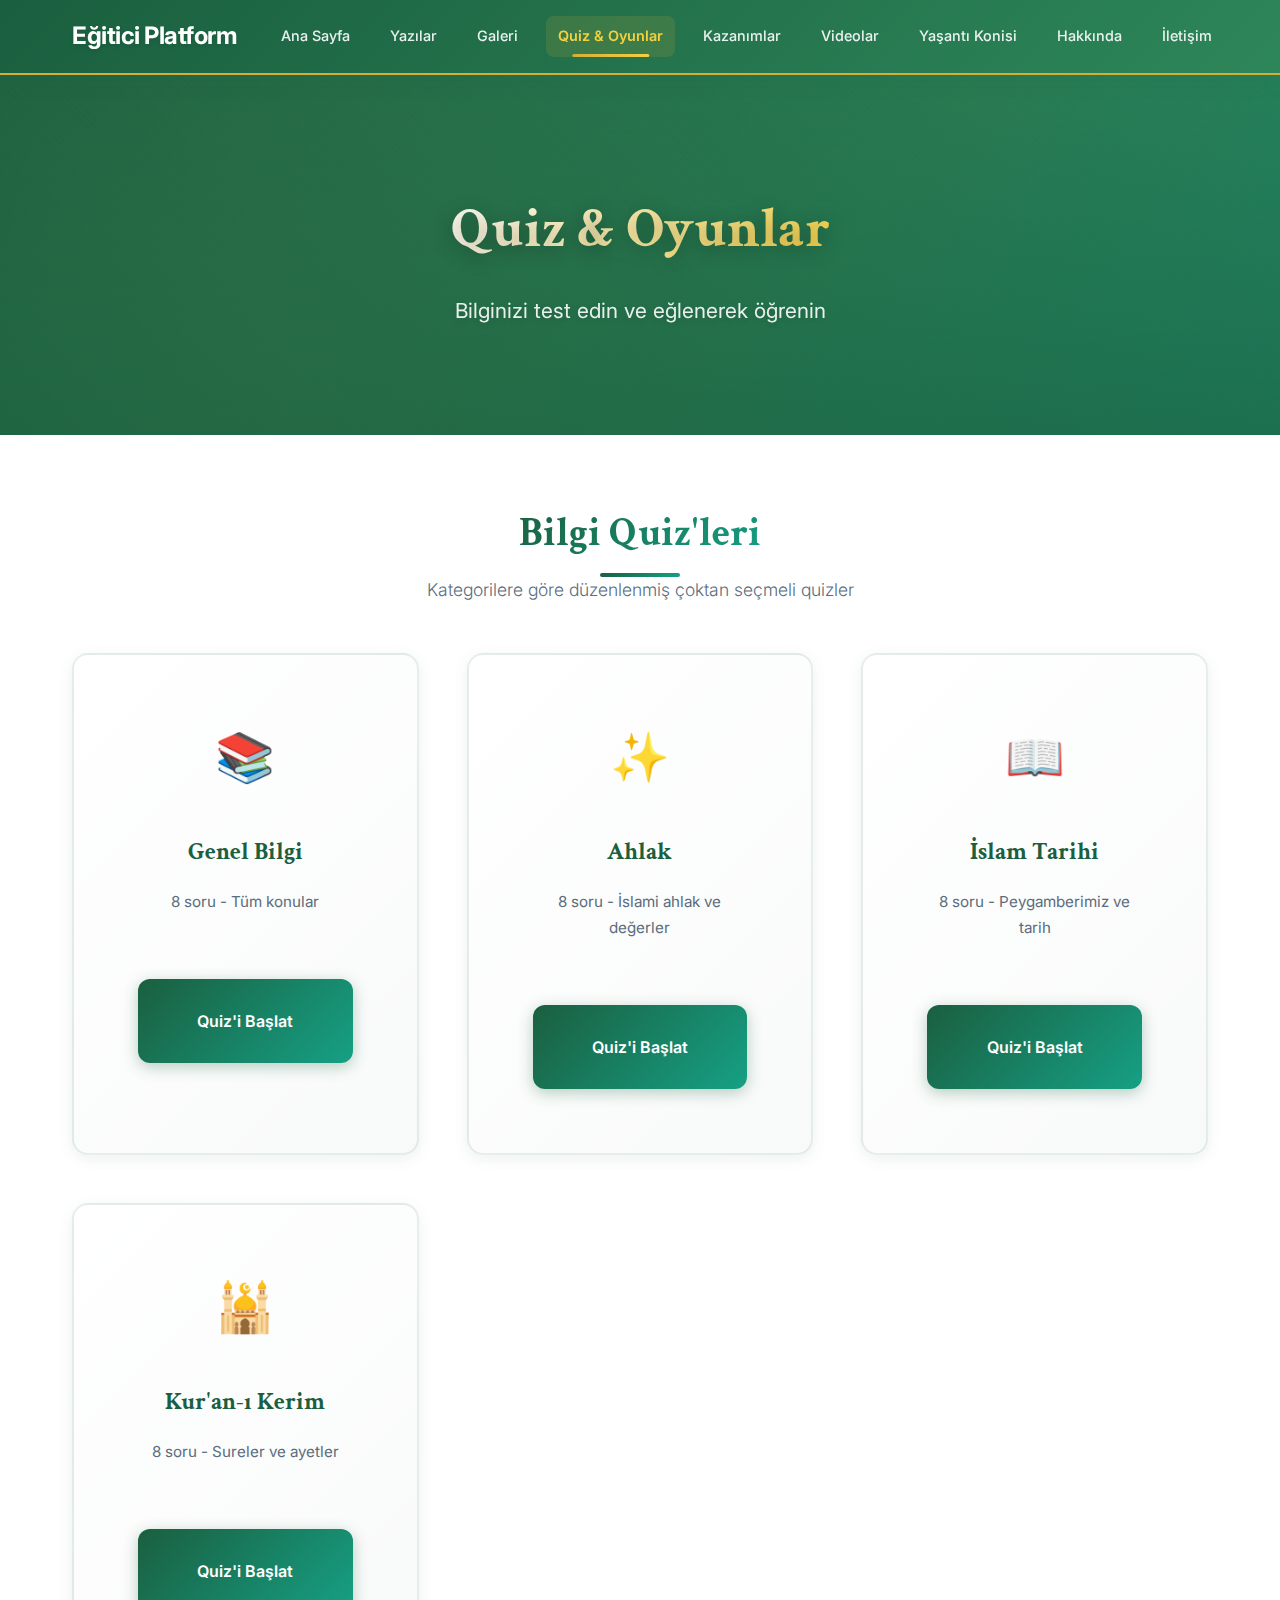
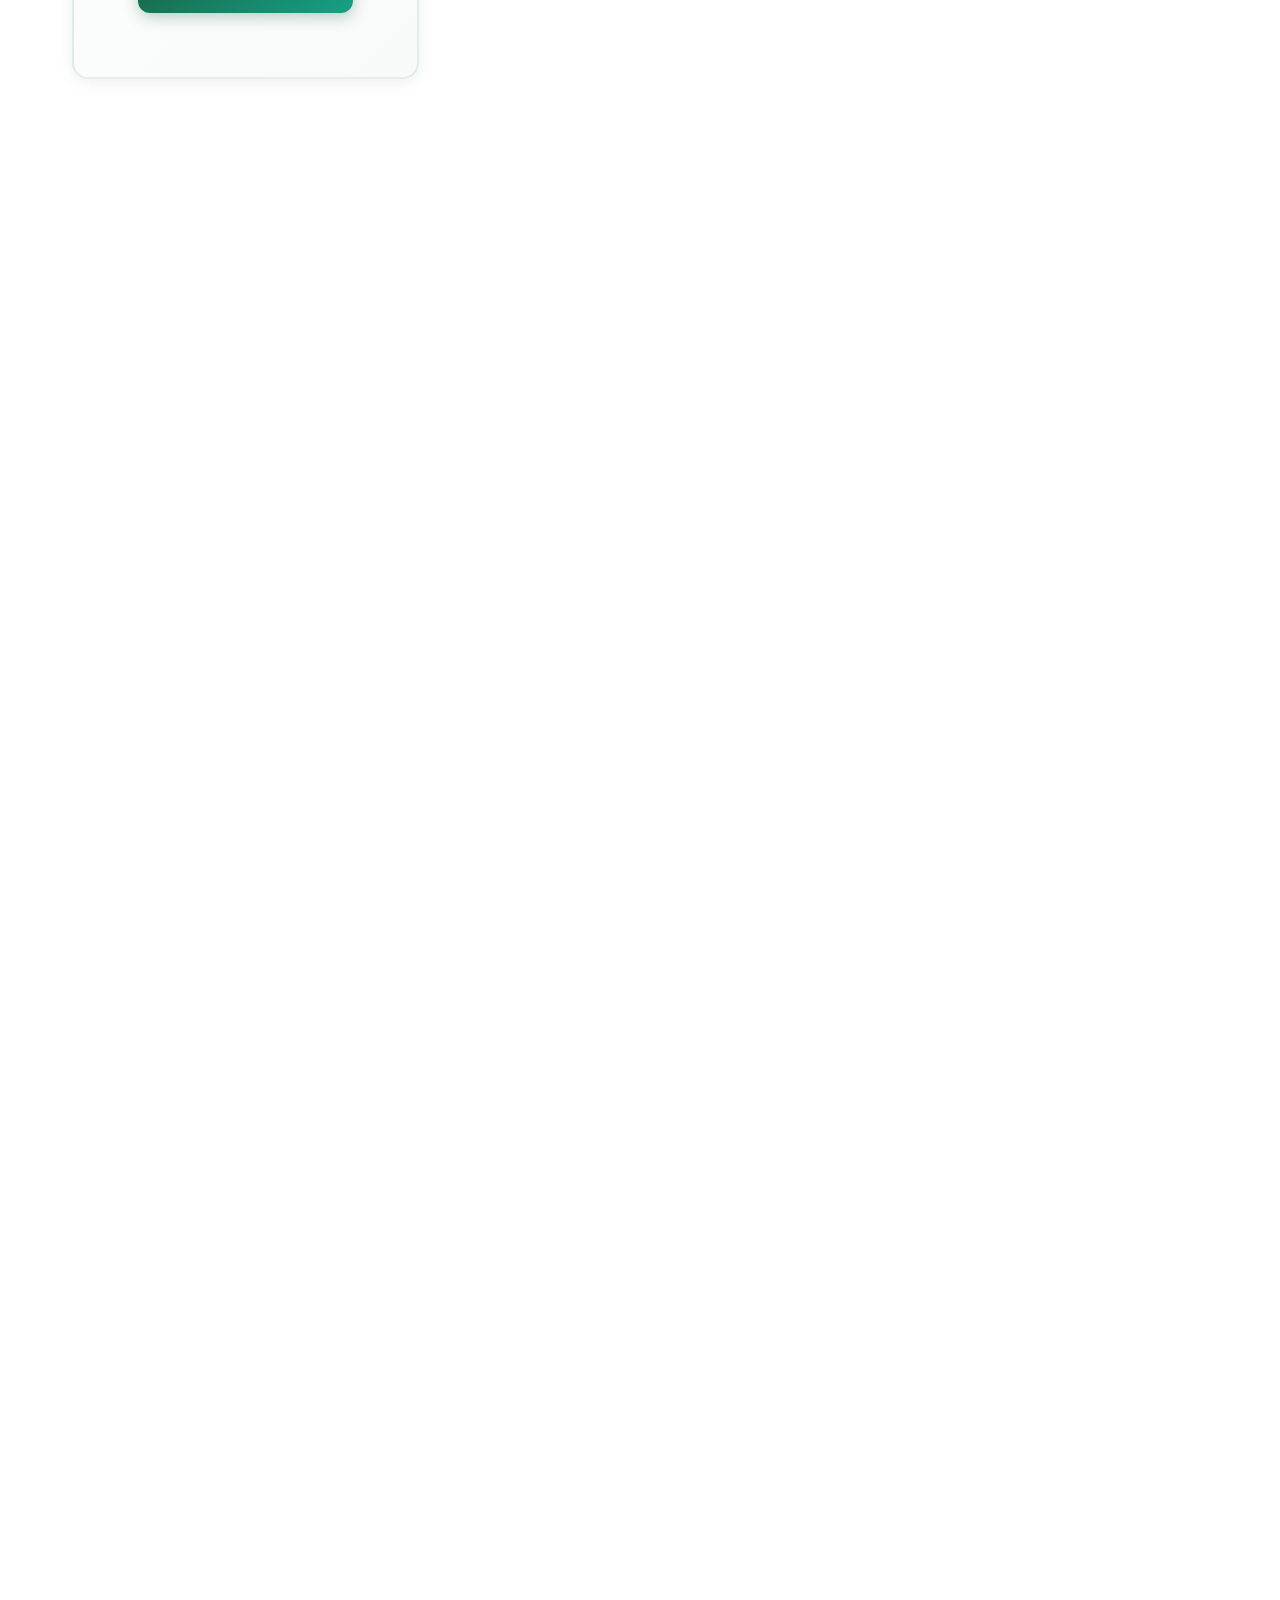
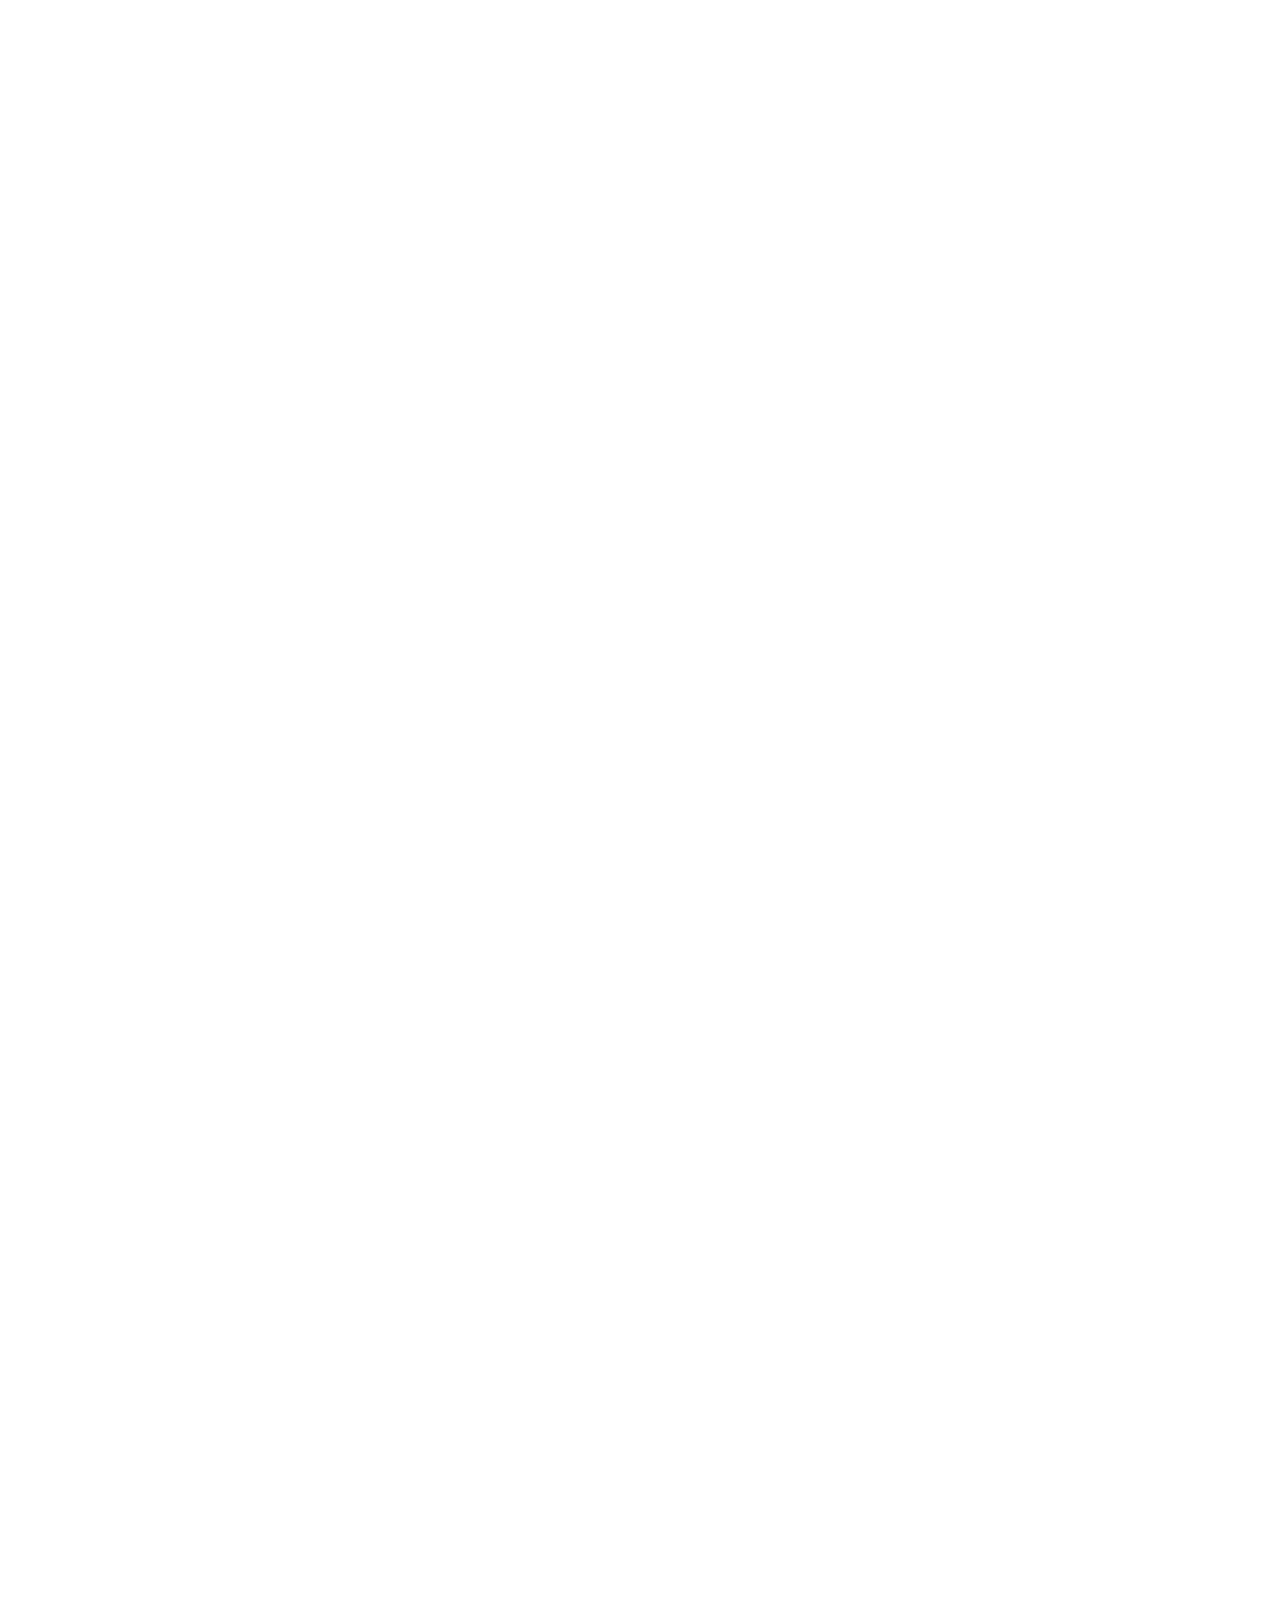
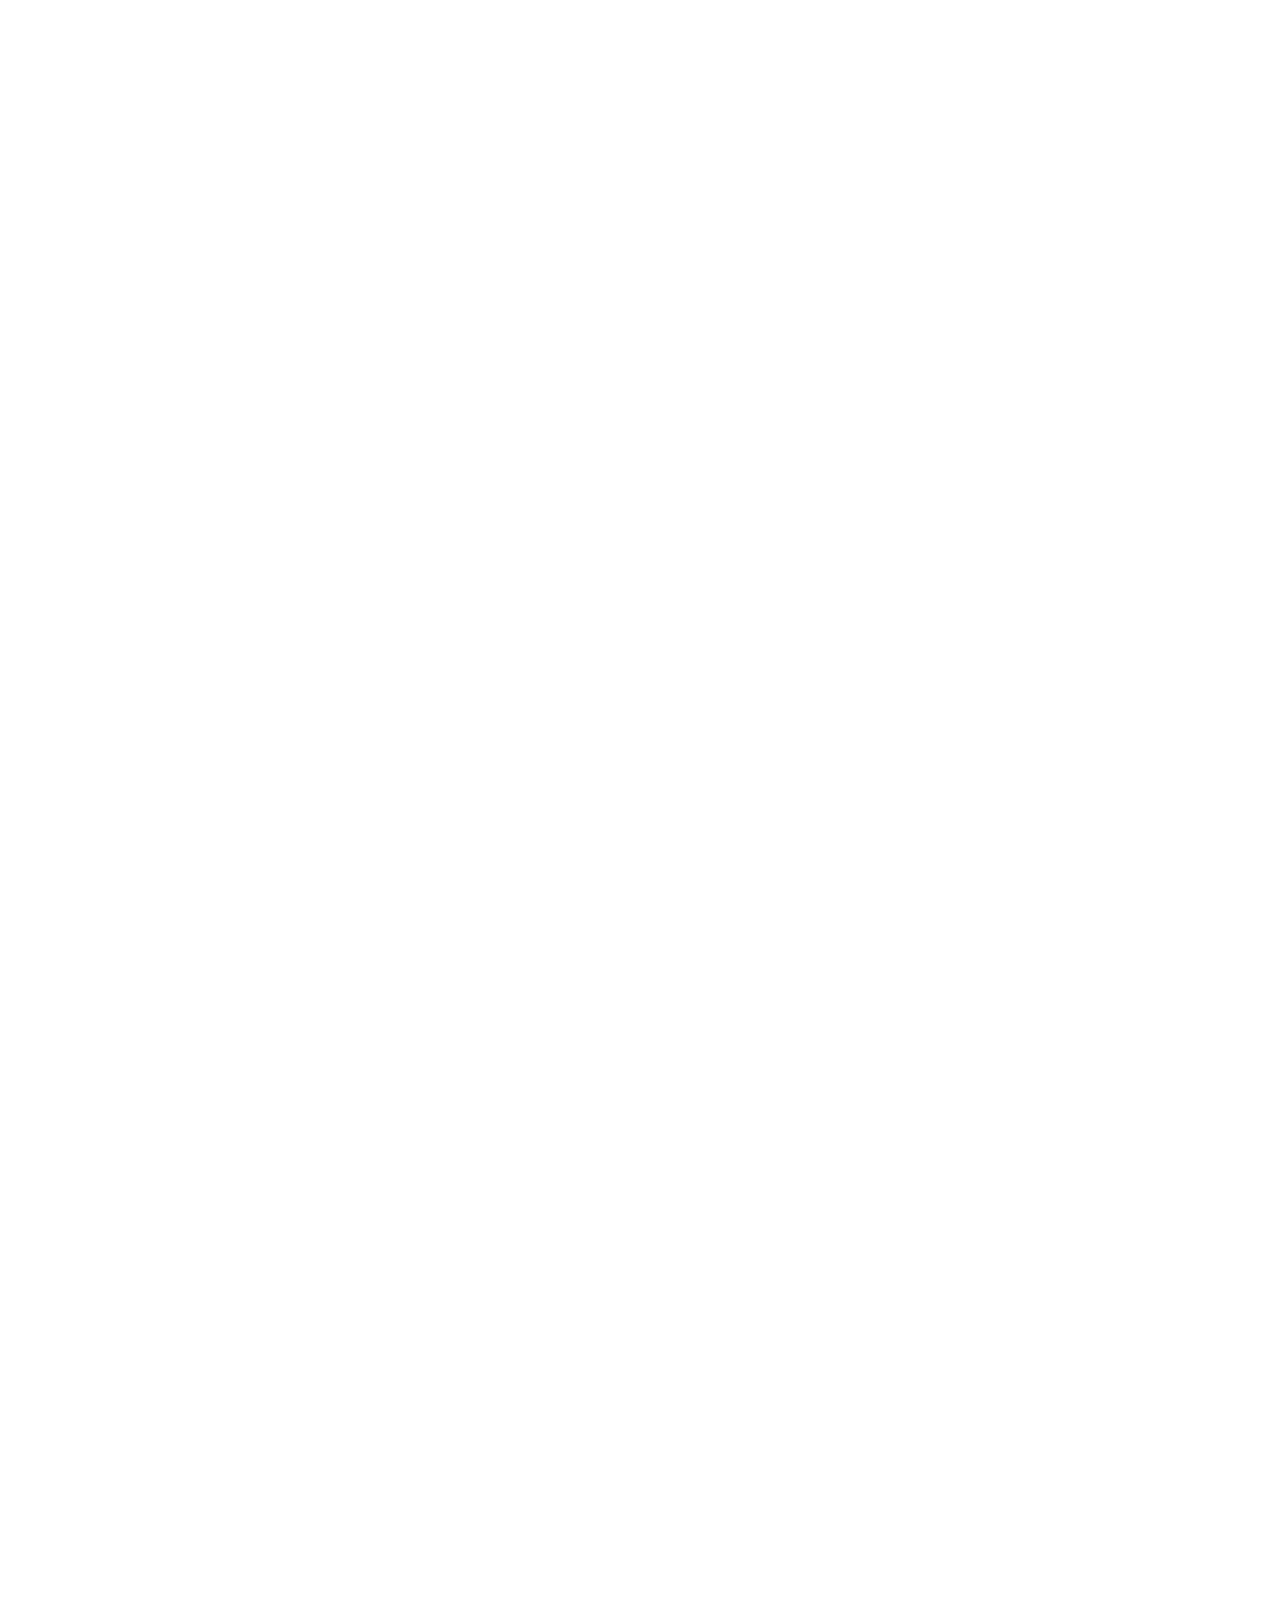
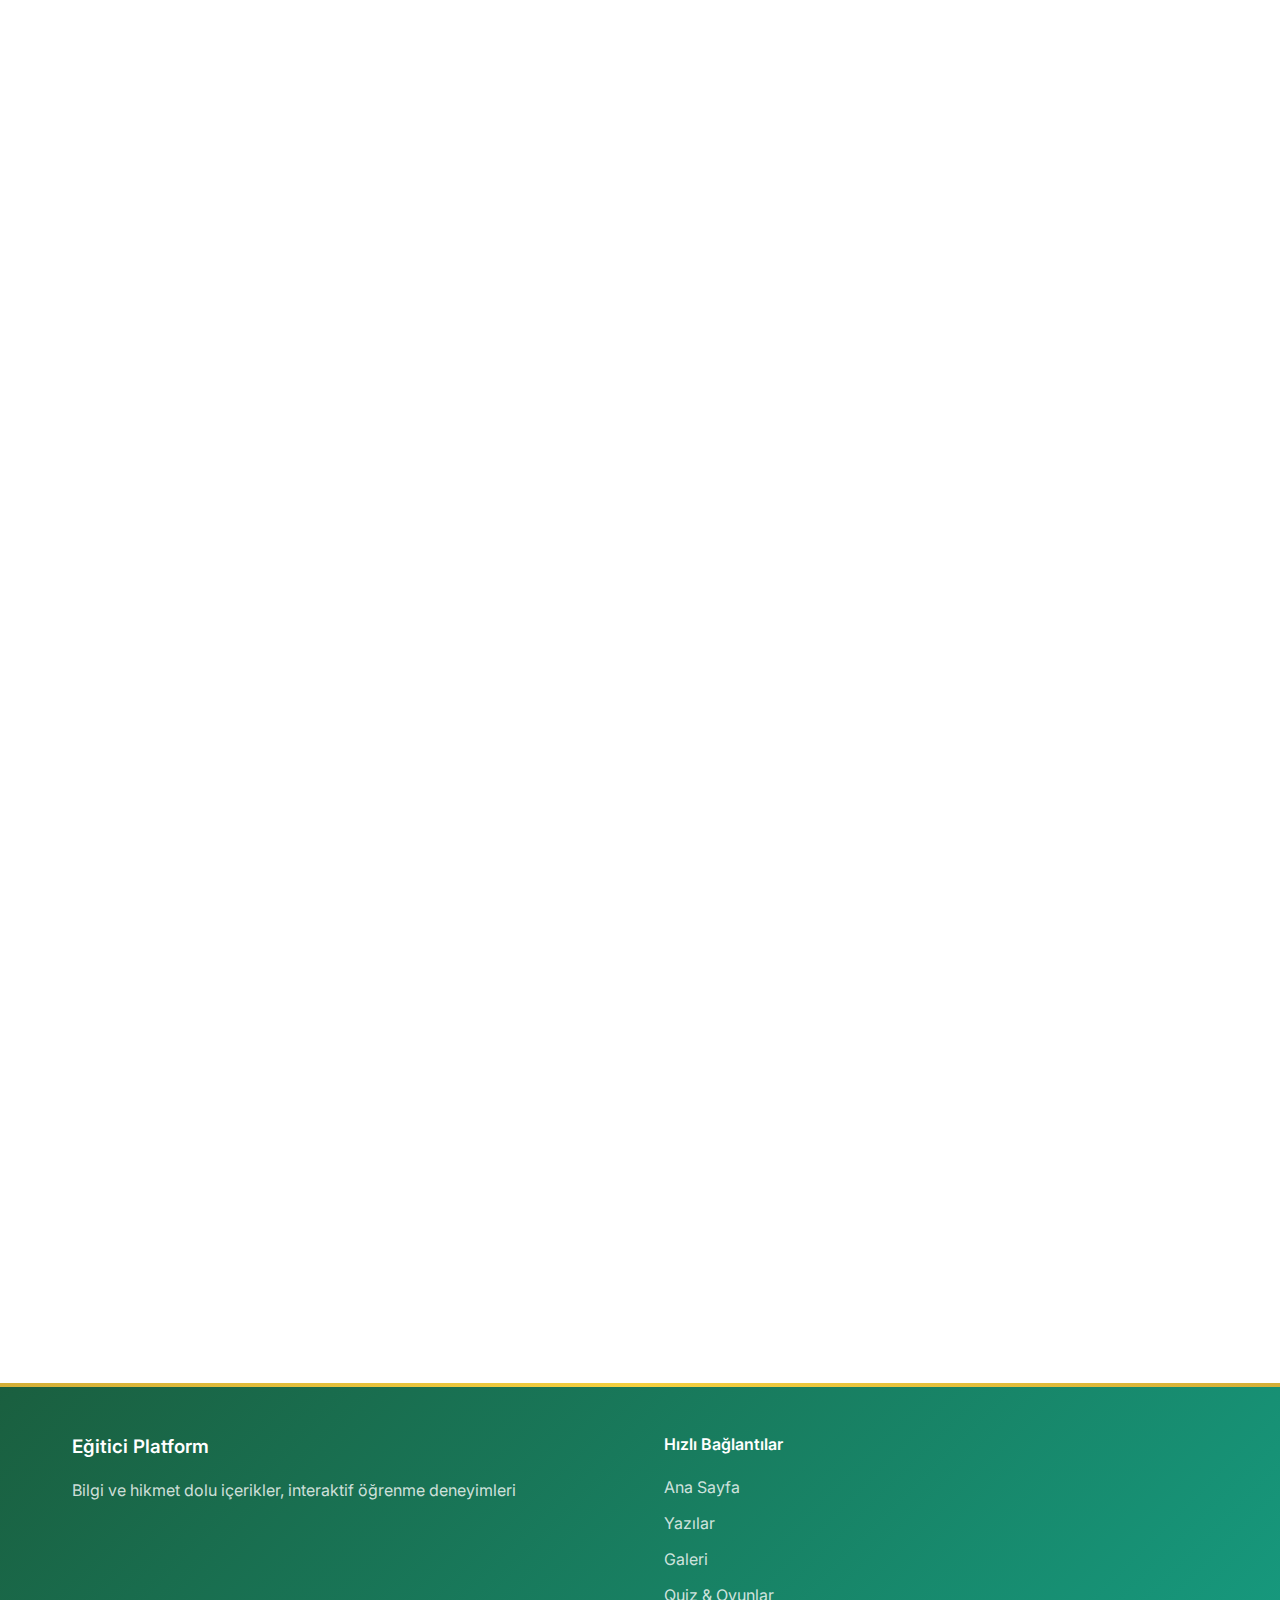
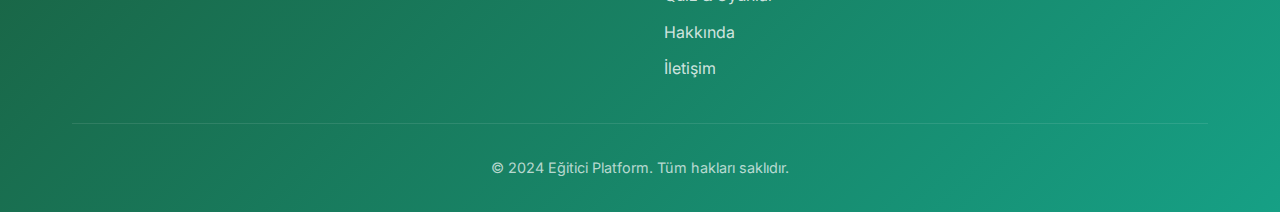
<file: quiz.html>
<!DOCTYPE html>
<html lang="tr">
<head>
    <meta charset="UTF-8">
    <meta name="viewport" content="width=device-width, initial-scale=1.0">
    <meta name="description" content="İnteraktif quiz ve eğitici oyunlar - Bilginizi test edin">
    <meta name="keywords" content="quiz, oyunlar, eğitim, test, interaktif">
    <meta name="author" content="Serkan Site">
    <title>Quiz & Oyunlar - Eğitici Platform</title>
    <link rel="preconnect" href="https://fonts.googleapis.com">
    <link rel="preconnect" href="https://fonts.gstatic.com" crossorigin>
    <link href="https://fonts.googleapis.com/css2?family=Crimson+Text:ital,wght@0,400;0,600;1,400&family=Inter:wght@300;400;500;600&display=swap" rel="stylesheet">
    <link rel="stylesheet" href="css/style.css">
</head>
<body>
    <!-- Header -->
    <header class="header">
        <div class="container">
            <div class="header-content">
                <button class="mobile-menu-toggle" id="mobileMenuToggle" aria-label="Menüyü aç/kapat">
                    <span></span>
                    <span></span>
                    <span></span>
                </button>
                <div class="logo">
                    <h1><a href="index.html" style="text-decoration: none; color: inherit;">Eğitici Platform</a></h1>
                </div>
                <!-- Desktop Navigation -->
                <nav class="nav-desktop" id="navDesktop">
                    <ul class="nav-list-desktop">
                        <li><a href="index.html" class="nav-link">Ana Sayfa</a></li>
                        <li><a href="articles.html" class="nav-link">Yazılar</a></li>
                        <li><a href="gallery.html" class="nav-link">Galeri</a></li>
                        <li><a href="quiz.html" class="nav-link active">Quiz & Oyunlar</a></li>
                        <li><a href="kazanimlar.html" class="nav-link">Kazanımlar</a></li>
                        <li><a href="videolar.html" class="nav-link">Videolar</a></li>
                        <li><a href="yasantikonisi.html" class="nav-link">Yaşantı Konisi</a></li>
                        <li><a href="about.html" class="nav-link">Hakkında</a></li>
                        <li><a href="contact.html" class="nav-link">İletişim</a></li>
                    </ul>
                </nav>
                <!-- Mobile Navigation -->
                <nav class="nav-mobile" id="nav">
                    <button class="nav-close" id="navClose" aria-label="Menüyü kapat">×</button>
                    <div class="nav-content">
                        <h3 class="nav-title">Hızlı Bağlantılar</h3>
                        <ul class="nav-list-mobile">
                            <li><a href="index.html" class="nav-link">Ana Sayfa</a></li>
                            <li><a href="articles.html" class="nav-link">Yazılar</a></li>
                            <li><a href="gallery.html" class="nav-link">Galeri</a></li>
                            <li><a href="quiz.html" class="nav-link active">Quiz & Oyunlar</a></li>
                            <li><a href="kazanimlar.html" class="nav-link">Kazanımlar</a></li>
                            <li><a href="videolar.html" class="nav-link">Videolar</a></li>
                            <li><a href="yasantikonisi.html" class="nav-link">Yaşantı Konisi</a></li>
                            <li><a href="about.html" class="nav-link">Hakkında</a></li>
                            <li><a href="contact.html" class="nav-link">İletişim</a></li>
                        </ul>
                    </div>
                </nav>
            </div>
        </div>
    </header>

    <!-- Page Header -->
    <section class="hero" style="min-height: 40vh;">
        <div class="hero-overlay"></div>
        <div class="container">
            <div class="hero-content">
                <h2 class="hero-title">Quiz & Oyunlar</h2>
                <p class="hero-subtitle">Bilginizi test edin ve eğlenerek öğrenin</p>
            </div>
        </div>
    </section>

    <!-- Quiz Section -->
    <section class="content-section">
        <div class="container">
            <div class="section-header">
                <h2 class="section-title">Bilgi Quiz'leri</h2>
                <p class="section-subtitle">Kategorilere göre düzenlenmiş çoktan seçmeli quizler</p>
            </div>
            
            <!-- Quiz Category Selection -->
            <div class="quiz-categories" id="quizCategories">
                <div class="quiz-category-card" data-category="genel">
                    <div class="category-icon">📚</div>
                    <h3 class="category-title">Genel Bilgi</h3>
                    <p class="category-description">8 soru - Tüm konular</p>
                    <button class="btn btn-primary category-start-btn" onclick="startQuizFromCategory('genel')">Quiz'i Başlat</button>
                </div>
                <div class="quiz-category-card" data-category="ahlak">
                    <div class="category-icon">✨</div>
                    <h3 class="category-title">Ahlak</h3>
                    <p class="category-description">8 soru - İslami ahlak ve değerler</p>
                    <button class="btn btn-primary category-start-btn" onclick="startQuizFromCategory('ahlak')">Quiz'i Başlat</button>
                </div>
                <div class="quiz-category-card" data-category="islamTarihi">
                    <div class="category-icon">📖</div>
                    <h3 class="category-title">İslam Tarihi</h3>
                    <p class="category-description">8 soru - Peygamberimiz ve tarih</p>
                    <button class="btn btn-primary category-start-btn" onclick="startQuizFromCategory('islamTarihi')">Quiz'i Başlat</button>
                </div>
                <div class="quiz-category-card" data-category="kuraniKerim">
                    <div class="category-icon">🕌</div>
                    <h3 class="category-title">Kur'an-ı Kerim</h3>
                    <p class="category-description">8 soru - Sureler ve ayetler</p>
                    <button class="btn btn-primary category-start-btn" onclick="startQuizFromCategory('kuraniKerim')">Quiz'i Başlat</button>
                </div>
            </div>
            
            <div class="quiz-container" id="quizContainer" style="display: none;">
                <!-- Quiz will be rendered here -->
            </div>
        </div>
    </section>

    <!-- Games Section -->
    <section class="content-section" style="background-color: var(--bg-light);">
        <div class="container">
            <div class="section-header">
                <h2 class="section-title">Eğitici Oyunlar</h2>
                <p class="section-subtitle">Eğlenerek öğrenin</p>
            </div>
            
            <!-- True/False Game -->
            <div class="game-container">
                <h3 class="game-title">Doğru / Yanlış Oyunu</h3>
                <p class="game-description">Aşağıdaki ifadelerin doğru mu yanlış mı olduğunu tahmin edin.</p>
                
                <div class="tf-game" id="tfGame">
                    <div class="tf-question" id="tfQuestion">Yükleniyor...</div>
                    <div class="tf-buttons">
                        <button class="btn-tf btn-true" onclick="checkTFAnswer(true)">Doğru</button>
                        <button class="btn-tf btn-false" onclick="checkTFAnswer(false)">Yanlış</button>
                    </div>
                    <div class="tf-feedback" id="tfFeedback" style="display: none;"></div>
                    <div class="tf-score" id="tfScore">Skor: 0 / 0</div>
                </div>
            </div>

            <!-- Matching Game -->
            <div class="game-container">
                <h3 class="game-title">Eşleştirme Oyunu</h3>
                <p class="game-description">Sol taraftaki kavramları sağ taraftaki tanımlarla eşleştirin.</p>
                
                <div class="matching-game" id="matchingGame">
                    <div class="matching-column" id="leftColumn">
                        <!-- Left column items -->
                    </div>
                    <div class="matching-column" id="rightColumn">
                        <!-- Right column items -->
                    </div>
                </div>
                <div class="matching-feedback" id="matchingFeedback"></div>
            </div>

            <!-- Memory Game -->
            <div class="game-container">
                <h3 class="game-title">Hafıza Oyunu</h3>
                <p class="game-description">Kartları çevirerek eşleştirmeleri bulun. Hafızanızı test edin!</p>
                
                <!-- Difficulty Selection -->
                <div class="memory-difficulty" id="memoryDifficulty">
                    <h4>Zorluk Seviyesi Seçin:</h4>
                    <div class="difficulty-buttons">
                        <button class="btn btn-secondary difficulty-btn" data-level="easy" onclick="selectMemoryDifficulty('easy')">Kolay (4x3)</button>
                        <button class="btn btn-secondary difficulty-btn" data-level="medium" onclick="selectMemoryDifficulty('medium')">Orta (4x4)</button>
                        <button class="btn btn-secondary difficulty-btn" data-level="hard" onclick="selectMemoryDifficulty('hard')">Zor (6x4)</button>
                    </div>
                </div>
                
                <div class="memory-game" id="memoryGame" style="display: none;">
                    <div class="memory-stats">
                        <div class="memory-stat">
                            <span class="stat-label">⏱️ Süre:</span>
                            <span class="stat-value" id="memoryTimer">00:00</span>
                        </div>
                        <div class="memory-stat">
                            <span class="stat-label">🎯 Hamle:</span>
                            <span class="stat-value" id="memoryMoves">0</span>
                        </div>
                        <div class="memory-stat">
                            <span class="stat-label">⭐ Skor:</span>
                            <span class="stat-value" id="memoryScore">0</span>
                        </div>
                        <div class="memory-stat">
                            <span class="stat-label">✅ Eşleşme:</span>
                            <span class="stat-value" id="memoryPairs">0 / 8</span>
                        </div>
                    </div>
                    <div class="memory-grid" id="memoryGrid">
                        <!-- Memory cards will be generated here -->
                    </div>
                    <div class="memory-actions">
                        <button class="btn btn-secondary" onclick="pauseMemoryGame()" id="pauseBtn">⏸️ Duraklat</button>
                        <button class="btn btn-primary" onclick="initMemoryGame()">🔄 Yeniden Başla</button>
                    </div>
                </div>
            </div>

            <!-- Word Search Game -->
            <div class="game-container">
                <h3 class="game-title">Kelime Bulmaca</h3>
                <p class="game-description">Aşağıdaki kelimeleri bulun ve işaretleyin. Kelimeler yatay, dikey veya çapraz olabilir.</p>
                
                <!-- Difficulty Selection -->
                <div class="wordsearch-difficulty" id="wordsearchDifficulty">
                    <h4>Zorluk Seviyesi Seçin:</h4>
                    <div class="difficulty-buttons">
                        <button class="btn btn-secondary difficulty-btn" data-level="easy" onclick="selectWordSearchDifficulty('easy')">Kolay (10x10)</button>
                        <button class="btn btn-secondary difficulty-btn" data-level="medium" onclick="selectWordSearchDifficulty('medium')">Orta (12x12)</button>
                        <button class="btn btn-secondary difficulty-btn" data-level="hard" onclick="selectWordSearchDifficulty('hard')">Zor (15x15)</button>
                    </div>
                </div>
                
                <div class="wordsearch-game" id="wordsearchGame" style="display: none;">
                    <div class="wordsearch-stats">
                        <div class="wordsearch-stat">
                            <span class="stat-label">⏱️ Süre:</span>
                            <span class="stat-value" id="wordsearchTimer">00:00</span>
                        </div>
                        <div class="wordsearch-stat">
                            <span class="stat-label">✅ Bulunan:</span>
                            <span class="stat-value" id="wordsearchFound">0 / 8</span>
                        </div>
                        <div class="wordsearch-stat">
                            <span class="stat-label">💡 İpucu:</span>
                            <button class="btn btn-secondary btn-sm" onclick="showWordHint()" id="hintBtn">İpucu Al</button>
                        </div>
                    </div>
                    <div class="wordsearch-words" id="wordsearchWords">
                        <h4>Bulunacak Kelimeler:</h4>
                        <div class="words-list" id="wordsList"></div>
                    </div>
                    <div class="wordsearch-grid-container">
                        <div class="wordsearch-grid" id="wordsearchGrid">
                            <!-- Word search grid will be generated here -->
                        </div>
                    </div>
                    <div class="wordsearch-actions">
                        <button class="btn btn-secondary" onclick="resetWordSearchSelection()">🔄 Seçimi Temizle</button>
                        <button class="btn btn-secondary" onclick="initWordSearchGame()">🔄 Yeniden Başla</button>
                        <button class="btn btn-primary" onclick="exitWordSearchGame()">🚪 Oyundan Çık</button>
                    </div>
                </div>
            </div>

            <!-- Fill in the Blank Game -->
            <div class="game-container">
                <h3 class="game-title">Boşluk Doldurma</h3>
                <p class="game-description">Cümlelerdeki boşlukları uygun kelimelerle doldurun. Doğru cevaplar için puan kazanın!</p>
                
                <!-- Difficulty Selection -->
                <div class="fillblank-difficulty" id="fillblankDifficulty">
                    <h4>Zorluk Seviyesi Seçin:</h4>
                    <div class="difficulty-buttons">
                        <button class="btn btn-secondary difficulty-btn" data-level="easy" onclick="selectFillBlankDifficulty('easy')">Kolay (5 Soru)</button>
                        <button class="btn btn-secondary difficulty-btn" data-level="medium" onclick="selectFillBlankDifficulty('medium')">Orta (8 Soru)</button>
                        <button class="btn btn-secondary difficulty-btn" data-level="hard" onclick="selectFillBlankDifficulty('hard')">Zor (12 Soru)</button>
                    </div>
                </div>
                
                <div class="fillblank-game" id="fillblankGame" style="display: none;">
                    <div class="fillblank-stats">
                        <div class="fillblank-stat">
                            <span class="stat-label">⏱️ Süre:</span>
                            <span class="stat-value" id="fillblankTimer">00:00</span>
                        </div>
                        <div class="fillblank-stat">
                            <span class="stat-label">✅ Doğru:</span>
                            <span class="stat-value" id="fillblankCorrect">0</span>
                        </div>
                        <div class="fillblank-stat">
                            <span class="stat-label">⭐ Skor:</span>
                            <span class="stat-value" id="fillblankScore">0</span>
                        </div>
                        <div class="fillblank-stat">
                            <span class="stat-label">📝 Soru:</span>
                            <span class="stat-value" id="fillblankProgress">0 / 8</span>
                        </div>
                    </div>
                    <div class="fillblank-question" id="fillblankQuestion"></div>
                    <div class="fillblank-options" id="fillblankOptions"></div>
                    <div class="fillblank-feedback" id="fillblankFeedback"></div>
                    <div class="fillblank-actions">
                        <button class="btn btn-secondary" onclick="initFillBlankGame()">🔄 Yeniden Başla</button>
                        <button class="btn btn-primary" onclick="exitFillBlankGame()">🚪 Oyundan Çık</button>
                    </div>
                </div>
            </div>
        </div>
    </section>

    <!-- Footer -->
    <footer class="footer">
        <div class="container">
            <div class="footer-content">
                <div class="footer-section">
                    <h3>Eğitici Platform</h3>
                    <p>Bilgi ve hikmet dolu içerikler, interaktif öğrenme deneyimleri</p>
                </div>
                <div class="footer-section">
                    <h4>Hızlı Bağlantılar</h4>
                    <ul class="footer-links">
                        <li><a href="index.html">Ana Sayfa</a></li>
                        <li><a href="articles.html">Yazılar</a></li>
                        <li><a href="gallery.html">Galeri</a></li>
                        <li><a href="quiz.html">Quiz & Oyunlar</a></li>
                        <li><a href="about.html">Hakkında</a></li>
                        <li><a href="contact.html">İletişim</a></li>
                    </ul>
                </div>
            </div>
            <div class="footer-bottom">
                <p>&copy; 2024 Eğitici Platform. Tüm hakları saklıdır.</p>
            </div>
        </div>
    </footer>

    <script src="js/main.js"></script>
    <script src="js/quiz.js"></script>
    <script>
        // True/False Game Data - Genişletilmiş
        const tfQuestions = [
            { question: "Aile, toplumun temel taşıdır.", answer: true },
            { question: "Sabır sadece zor zamanlarda önemlidir.", answer: false },
            { question: "Şükür etmek, sahip olduklarımızın farkında olmaktır.", answer: true },
            { question: "Eğitim sadece okulda gerçekleşir.", answer: false },
            { question: "Dürüstlük, karakterin temel taşıdır.", answer: true },
            { question: "Aile içi iletişim önemli değildir.", answer: false },
            { question: "Hayatın anlamını bulmak, kendimizi tanımakla başlar.", answer: true },
            { question: "Birlikte geçirilen zaman aile bağlarını zayıflatır.", answer: false },
            { question: "Kur'an-ı Kerim'de 114 sure vardır.", answer: true },
            { question: "Hz. Muhammed (s.a.v.) 571 yılında doğmuştur.", answer: true },
            { question: "Fil Suresi Medine döneminde inmiştir.", answer: false },
            { question: "İslam'da ilim öğrenmek sadece erkeklere farzdır.", answer: false },
            { question: "Hz. Muhammed (s.a.v.)'in lakabı 'el-Emin' idi.", answer: true },
            { question: "Hilfu'l-Fudul ticaret için kurulmuştur.", answer: false },
            { question: "Kur'an-ı Kerim'in ilk ayeti 'Oku!' emridir.", answer: true },
            { question: "Şükür sadece dil ile gösterilir.", answer: false }
        ];

        let currentTFIndex = 0;
        let tfScore = 0;
        let tfTotal = 0;

        // Initialize True/False Game
        function initTFGame() {
            currentTFIndex = 0;
            tfScore = 0;
            tfTotal = 0;
            loadTFQuestion();
        }

        function loadTFQuestion() {
            if (currentTFIndex >= tfQuestions.length) {
                document.getElementById('tfQuestion').textContent = 'Tüm sorular tamamlandı!';
                document.querySelector('.tf-buttons').style.display = 'none';
                return;
            }
            
            const question = tfQuestions[currentTFIndex];
            document.getElementById('tfQuestion').textContent = question.question;
            document.getElementById('tfFeedback').style.display = 'none';
            document.querySelector('.tf-buttons').style.display = 'flex';
        }

        function checkTFAnswer(userAnswer) {
            const question = tfQuestions[currentTFIndex];
            const feedback = document.getElementById('tfFeedback');
            const buttons = document.querySelectorAll('.btn-tf');
            
            buttons.forEach(btn => btn.disabled = true);
            
            tfTotal++;
            
            if (userAnswer === question.answer) {
                tfScore++;
                feedback.textContent = '✓ Doğru!';
                feedback.className = 'tf-feedback correct';
            } else {
                feedback.textContent = '✗ Yanlış! Doğru cevap: ' + (question.answer ? 'Doğru' : 'Yanlış');
                feedback.className = 'tf-feedback incorrect';
            }
            
            feedback.style.display = 'block';
            document.getElementById('tfScore').textContent = `Skor: ${tfScore} / ${tfTotal}`;
            
            setTimeout(() => {
                currentTFIndex++;
                buttons.forEach(btn => btn.disabled = false);
                loadTFQuestion();
            }, 2000);
        }

        // Matching Game Data - Genişletilmiş
        const matchingPairs = [
            { term: "Sabır", definition: "Zorluklar karşısında dayanma gücü" },
            { term: "Şükür", definition: "Sahip olduklarımızın farkında olmak" },
            { term: "Dürüstlük", definition: "Doğru söylemek ve doğru davranmak" },
            { term: "Sevgi", definition: "Aile bağlarının temeli" },
            { term: "Eğitim", definition: "Hayat boyu devam eden süreç" },
            { term: "İlim", definition: "Bilgi öğrenmek ve öğretmek" },
            { term: "Merhamet", definition: "Başkalarına karşı şefkat göstermek" },
            { term: "Adalet", definition: "Hakkaniyet ve eşitlik" },
            { term: "Tevazu", definition: "Alçakgönüllülük" },
            { term: "Cömertlik", definition: "Başkalarına yardım etmek" }
        ];

        let selectedLeft = null;
        let selectedRight = null;
        let selectedLeftElement = null;
        let selectedRightElement = null;
        let matchedPairs = 0;
        let matchColors = []; // Her eşleştirme için farklı renk
        let currentColorIndex = 0;

        // Renk paleti - Her eşleştirme için farklı renk
        const colorPalette = [
            { bg: 'linear-gradient(135deg, #667eea 0%, #764ba2 100%)', text: '#ffffff' },
            { bg: 'linear-gradient(135deg, #f093fb 0%, #f5576c 100%)', text: '#ffffff' },
            { bg: 'linear-gradient(135deg, #4facfe 0%, #00f2fe 100%)', text: '#ffffff' },
            { bg: 'linear-gradient(135deg, #43e97b 0%, #38f9d7 100%)', text: '#ffffff' },
            { bg: 'linear-gradient(135deg, #fa709a 0%, #fee140 100%)', text: '#ffffff' },
            { bg: 'linear-gradient(135deg, #30cfd0 0%, #330867 100%)', text: '#ffffff' },
            { bg: 'linear-gradient(135deg, #a8edea 0%, #fed6e3 100%)', text: '#2c3e50' },
            { bg: 'linear-gradient(135deg, #ff9a9e 0%, #fecfef 100%)', text: '#ffffff' },
            { bg: 'linear-gradient(135deg, #ffecd2 0%, #fcb69f 100%)', text: '#2c3e50' },
            { bg: 'linear-gradient(135deg, #ff8a80 0%, #ea4c89 100%)', text: '#ffffff' }
        ];

        // Initialize Matching Game
        function initMatchingGame() {
            const leftColumn = document.getElementById('leftColumn');
            const rightColumn = document.getElementById('rightColumn');
            
            if (!leftColumn || !rightColumn) {
                console.error('Matching game kolonları bulunamadı!');
                return;
            }
            
            leftColumn.innerHTML = '';
            rightColumn.innerHTML = '';
            matchedPairs = 0;
            selectedLeft = null;
            selectedRight = null;
            selectedLeftElement = null;
            selectedRightElement = null;
            matchColors = []; // Renk eşleştirmelerini sıfırla
            currentColorIndex = 0; // Renk indeksini sıfırla
            
            // Veri sayısı kontrolü
            if (matchingPairs.length === 0) {
                console.error('Eşleştirme verileri bulunamadı!');
                return;
            }
            
            // Shuffle arrays - Fisher-Yates shuffle algoritması
            const shuffledTerms = [...matchingPairs];
            for (let i = shuffledTerms.length - 1; i > 0; i--) {
                const j = Math.floor(Math.random() * (i + 1));
                [shuffledTerms[i], shuffledTerms[j]] = [shuffledTerms[j], shuffledTerms[i]];
            }
            
            const shuffledDefinitions = [...matchingPairs].map(p => p.definition);
            for (let i = shuffledDefinitions.length - 1; i > 0; i--) {
                const j = Math.floor(Math.random() * (i + 1));
                [shuffledDefinitions[i], shuffledDefinitions[j]] = [shuffledDefinitions[j], shuffledDefinitions[i]];
            }
            
            // Sol kolona terimleri ekle
            shuffledTerms.forEach((pair) => {
                const termItem = document.createElement('div');
                termItem.className = 'matching-item';
                termItem.textContent = pair.term;
                termItem.dataset.term = pair.term;
                termItem.onclick = () => selectLeft(pair.term, termItem);
                leftColumn.appendChild(termItem);
            });
            
            // Sağ kolona tanımları ekle
            shuffledDefinitions.forEach((def) => {
                const defItem = document.createElement('div');
                defItem.className = 'matching-item';
                defItem.textContent = def;
                defItem.dataset.definition = def;
                defItem.onclick = () => selectRight(def, defItem);
                rightColumn.appendChild(defItem);
            });
            
            // Veri sayısı kontrolü
            const leftItems = leftColumn.querySelectorAll('.matching-item');
            const rightItems = rightColumn.querySelectorAll('.matching-item');
            
            if (leftItems.length !== rightItems.length) {
                console.error('Hata: Sol ve sağ kolonlardaki item sayıları eşit değil!', {
                    left: leftItems.length,
                    right: rightItems.length
                });
            }
            
            document.getElementById('matchingFeedback').textContent = '';
        }

        function selectLeft(term, element) {
            if (element.classList.contains('matched')) return;
            
            // Eğer aynı item seçilirse, seçimi kaldır
            if (selectedLeft === term && selectedLeftElement === element) {
                element.classList.remove('selected');
                selectedLeft = null;
                selectedLeftElement = null;
                return;
            }
            
            // Önceki seçimi temizle
            document.querySelectorAll('#leftColumn .matching-item').forEach(item => {
                item.classList.remove('selected');
            });
            
            // Yeni seçimi yap
            selectedLeft = term;
            selectedLeftElement = element;
            element.classList.add('selected');
            
            // Eğer sağ tarafta da seçim varsa kontrol et
            if (selectedRight !== null) {
                checkMatch();
            }
        }

        function selectRight(definition, element) {
            if (element.classList.contains('matched')) return;
            
            // Eğer aynı item seçilirse, seçimi kaldır
            if (selectedRight === definition && selectedRightElement === element) {
                element.classList.remove('selected');
                selectedRight = null;
                selectedRightElement = null;
                return;
            }
            
            // Önceki seçimi temizle
            document.querySelectorAll('#rightColumn .matching-item').forEach(item => {
                item.classList.remove('selected');
            });
            
            // Yeni seçimi yap
            selectedRight = definition;
            selectedRightElement = element;
            element.classList.add('selected');
            
            // Eğer sol tarafta da seçim varsa kontrol et
            if (selectedLeft !== null) {
                checkMatch();
            }
        }

        function checkMatch() {
            if (selectedLeft === null || selectedRight === null || !selectedLeftElement || !selectedRightElement) {
                return;
            }
            
            // Eşleştirmeyi kontrol et
            const correctPair = matchingPairs.find(p => p.term === selectedLeft);
            
            if (correctPair && correctPair.definition === selectedRight) {
                // Doğru eşleştirme - Renk ataması yap
                const matchColor = colorPalette[currentColorIndex % colorPalette.length];
                currentColorIndex++;
                
                // Her iki kutucuğa da aynı rengi uygula
                selectedLeftElement.classList.add('matched');
                selectedLeftElement.style.background = matchColor.bg;
                selectedLeftElement.style.color = matchColor.text;
                selectedLeftElement.style.borderColor = 'transparent';
                selectedLeftElement.style.boxShadow = '0 6px 20px rgba(0, 0, 0, 0.2)';
                
                selectedRightElement.classList.add('matched');
                selectedRightElement.style.background = matchColor.bg;
                selectedRightElement.style.color = matchColor.text;
                selectedRightElement.style.borderColor = 'transparent';
                selectedRightElement.style.boxShadow = '0 6px 20px rgba(0, 0, 0, 0.2)';
                
                // Eşleştirme bilgisini sakla (term ve definition için)
                matchColors.push({
                    term: selectedLeft,
                    definition: selectedRight,
                    color: matchColor
                });
                
                matchedPairs++;
                
                document.getElementById('matchingFeedback').textContent = '✓ Doğru eşleştirme!';
                document.getElementById('matchingFeedback').style.color = 'var(--success-color)';
                
                // Seçimleri temizle
                selectedLeft = null;
                selectedRight = null;
                selectedLeftElement = null;
                selectedRightElement = null;
                
                // Tüm eşleştirmeler tamamlandı mı?
                if (matchedPairs === matchingPairs.length) {
                    document.getElementById('matchingFeedback').textContent = '🎉 Tüm eşleştirmeler tamamlandı!';
                    setTimeout(() => {
                        initMatchingGame();
                    }, 3000);
                }
            } else {
                // Yanlış eşleştirme
                document.getElementById('matchingFeedback').textContent = '✗ Yanlış eşleştirme, tekrar deneyin.';
                document.getElementById('matchingFeedback').style.color = 'var(--error-color)';
                
                setTimeout(() => {
                    if (selectedLeftElement) selectedLeftElement.classList.remove('selected');
                    if (selectedRightElement) selectedRightElement.classList.remove('selected');
                    selectedLeft = null;
                    selectedRight = null;
                    selectedLeftElement = null;
                    selectedRightElement = null;
                    document.getElementById('matchingFeedback').textContent = '';
                }, 1500);
            }
        }

        // Start Quiz from Category
        function startQuizFromCategory(category) {
            console.log('Quiz başlatılıyor:', category);
            
            // Update quiz category first
            if (window.updateQuizCategory) {
                window.updateQuizCategory(category);
            } else {
                console.error('updateQuizCategory fonksiyonu bulunamadı!');
                return;
            }
            
            // Hide category cards
            const categoriesDiv = document.getElementById('quizCategories');
            if (categoriesDiv) {
                categoriesDiv.style.display = 'none';
            }
            
            // Show quiz container
            const quizContainer = document.getElementById('quizContainer');
            if (!quizContainer) {
                console.error('quizContainer bulunamadı!');
                return;
            }
            
            quizContainer.style.display = 'block';
            
            // Wait a bit for category to update, then initialize quiz
            setTimeout(() => {
                if (window.initQuiz) {
                    window.initQuiz();
                } else {
                    console.error('initQuiz fonksiyonu bulunamadı!');
                }
            }, 50);
        }

        // Memory Game - Gelişmiş Versiyon
        const memoryGameData = {
            easy: {
                rows: 3,
                cols: 4,
                pairs: 6,
                cards: [
                    { id: 1, word: "Sabır", emoji: "⏳", color: "linear-gradient(135deg, #667eea 0%, #764ba2 100%)" },
                    { id: 2, word: "Şükür", emoji: "🙏", color: "linear-gradient(135deg, #f093fb 0%, #f5576c 100%)" },
                    { id: 3, word: "Sevgi", emoji: "❤️", color: "linear-gradient(135deg, #4facfe 0%, #00f2fe 100%)" },
                    { id: 4, word: "İlim", emoji: "📚", color: "linear-gradient(135deg, #43e97b 0%, #38f9d7 100%)" },
                    { id: 5, word: "Adalet", emoji: "⚖️", color: "linear-gradient(135deg, #fa709a 0%, #fee140 100%)" },
                    { id: 6, word: "Merhamet", emoji: "🤲", color: "linear-gradient(135deg, #30cfd0 0%, #330867 100%)" }
                ]
            },
            medium: {
                rows: 4,
                cols: 4,
                pairs: 8,
                cards: [
                    { id: 1, word: "Sabır", emoji: "⏳", color: "linear-gradient(135deg, #667eea 0%, #764ba2 100%)" },
                    { id: 2, word: "Şükür", emoji: "🙏", color: "linear-gradient(135deg, #f093fb 0%, #f5576c 100%)" },
                    { id: 3, word: "Sevgi", emoji: "❤️", color: "linear-gradient(135deg, #4facfe 0%, #00f2fe 100%)" },
                    { id: 4, word: "İlim", emoji: "📚", color: "linear-gradient(135deg, #43e97b 0%, #38f9d7 100%)" },
                    { id: 5, word: "Adalet", emoji: "⚖️", color: "linear-gradient(135deg, #fa709a 0%, #fee140 100%)" },
                    { id: 6, word: "Merhamet", emoji: "🤲", color: "linear-gradient(135deg, #30cfd0 0%, #330867 100%)" },
                    { id: 7, word: "Dürüstlük", emoji: "✨", color: "linear-gradient(135deg, #a8edea 0%, #fed6e3 100%)" },
                    { id: 8, word: "Eğitim", emoji: "🎓", color: "linear-gradient(135deg, #ff9a9e 0%, #fecfef 100%)" }
                ]
            },
            hard: {
                rows: 4,
                cols: 6,
                pairs: 12,
                cards: [
                    { id: 1, word: "Sabır", emoji: "⏳", color: "linear-gradient(135deg, #667eea 0%, #764ba2 100%)" },
                    { id: 2, word: "Şükür", emoji: "🙏", color: "linear-gradient(135deg, #f093fb 0%, #f5576c 100%)" },
                    { id: 3, word: "Sevgi", emoji: "❤️", color: "linear-gradient(135deg, #4facfe 0%, #00f2fe 100%)" },
                    { id: 4, word: "İlim", emoji: "📚", color: "linear-gradient(135deg, #43e97b 0%, #38f9d7 100%)" },
                    { id: 5, word: "Adalet", emoji: "⚖️", color: "linear-gradient(135deg, #fa709a 0%, #fee140 100%)" },
                    { id: 6, word: "Merhamet", emoji: "🤲", color: "linear-gradient(135deg, #30cfd0 0%, #330867 100%)" },
                    { id: 7, word: "Dürüstlük", emoji: "✨", color: "linear-gradient(135deg, #a8edea 0%, #fed6e3 100%)" },
                    { id: 8, word: "Eğitim", emoji: "🎓", color: "linear-gradient(135deg, #ff9a9e 0%, #fecfef 100%)" },
                    { id: 9, word: "Tevazu", emoji: "🌱", color: "linear-gradient(135deg, #ffecd2 0%, #fcb69f 100%)" },
                    { id: 10, word: "Cömertlik", emoji: "💝", color: "linear-gradient(135deg, #ff8a80 0%, #ea4c89 100%)" },
                    { id: 11, word: "İhsan", emoji: "🌟", color: "linear-gradient(135deg, #a1c4fd 0%, #c2e9fb 100%)" },
                    { id: 12, word: "Takva", emoji: "🕌", color: "linear-gradient(135deg, #ffecd2 0%, #fcb69f 100%)" }
                ]
            }
        };

        let memoryCards = [];
        let flippedCards = [];
        let memoryMatchedPairs = 0;
        let memoryMoves = 0;
        let memoryScore = 0;
        let memoryTimer = 0;
        let memoryTimerInterval = null;
        let currentDifficulty = 'medium';
        let isPaused = false;
        let gameStarted = false;

        function selectMemoryDifficulty(level) {
            currentDifficulty = level;
            const buttons = document.querySelectorAll('.difficulty-btn');
            buttons.forEach(btn => {
                btn.classList.remove('active');
                if (btn.dataset.level === level) {
                    btn.classList.add('active');
                }
            });
            
            // Hide difficulty selection, show game
            document.getElementById('memoryDifficulty').style.display = 'none';
            document.getElementById('memoryGame').style.display = 'block';
            
            initMemoryGame();
        }

        function initMemoryGame() {
            const grid = document.getElementById('memoryGrid');
            if (!grid) return;
            
            // Reset game state
            grid.innerHTML = '';
            memoryCards = [];
            flippedCards = [];
            memoryMatchedPairs = 0;
            memoryMoves = 0;
            memoryScore = 0;
            memoryTimer = 0;
            isPaused = false;
            gameStarted = true;
            
            // Clear timer
            if (memoryTimerInterval) {
                clearInterval(memoryTimerInterval);
            }
            
            // Get current difficulty data
            const difficulty = memoryGameData[currentDifficulty];
            if (!difficulty) return;
            
            // Set grid columns
            grid.style.gridTemplateColumns = `repeat(${difficulty.cols}, 1fr)`;
            
            // Create pairs
            const allPairs = [...difficulty.cards, ...difficulty.cards];
            
            // Shuffle using Fisher-Yates
            for (let i = allPairs.length - 1; i > 0; i--) {
                const j = Math.floor(Math.random() * (i + 1));
                [allPairs[i], allPairs[j]] = [allPairs[j], allPairs[i]];
            }
            
            // Create cards
            allPairs.forEach((pair, index) => {
                const card = document.createElement('div');
                card.className = 'memory-card';
                card.dataset.id = pair.id;
                card.dataset.index = index;
                card.innerHTML = `
                    <div class="memory-card-front">
                        <div class="card-icon">🎴</div>
                    </div>
                    <div class="memory-card-back" style="background: ${pair.color};">
                        <div class="card-emoji">${pair.emoji}</div>
                        <div class="card-word">${pair.word}</div>
                    </div>
                `;
                card.onclick = () => flipCard(card);
                grid.appendChild(card);
                memoryCards.push(card);
            });
            
            // Update UI
            updateMemoryUI();
            
            // Start timer
            startMemoryTimer();
        }

        function startMemoryTimer() {
            memoryTimerInterval = setInterval(() => {
                if (!isPaused && gameStarted) {
                    memoryTimer++;
                    updateMemoryUI();
                }
            }, 1000);
        }

        function pauseMemoryGame() {
            isPaused = !isPaused;
            const pauseBtn = document.getElementById('pauseBtn');
            if (isPaused) {
                pauseBtn.textContent = '▶️ Devam Et';
                pauseBtn.classList.remove('btn-secondary');
                pauseBtn.classList.add('btn-primary');
            } else {
                pauseBtn.textContent = '⏸️ Duraklat';
                pauseBtn.classList.remove('btn-primary');
                pauseBtn.classList.add('btn-secondary');
            }
        }

        function updateMemoryUI() {
            const difficulty = memoryGameData[currentDifficulty];
            const minutes = Math.floor(memoryTimer / 60);
            const seconds = memoryTimer % 60;
            const timerText = `${String(minutes).padStart(2, '0')}:${String(seconds).padStart(2, '0')}`;
            
            document.getElementById('memoryTimer').textContent = timerText;
            document.getElementById('memoryMoves').textContent = memoryMoves;
            document.getElementById('memoryScore').textContent = memoryScore;
            document.getElementById('memoryPairs').textContent = `${memoryMatchedPairs} / ${difficulty.pairs}`;
        }

        function calculateScore() {
            const difficulty = memoryGameData[currentDifficulty];
            const baseScore = 100;
            const timeBonus = Math.max(0, 300 - memoryTimer) * 2; // Time bonus
            const moveBonus = Math.max(0, (difficulty.pairs * 2 - memoryMoves)) * 10; // Move bonus
            const difficultyMultiplier = currentDifficulty === 'easy' ? 1 : currentDifficulty === 'medium' ? 1.5 : 2;
            
            return Math.floor((baseScore + timeBonus + moveBonus) * difficultyMultiplier);
        }

        function flipCard(card) {
            if (isPaused || !gameStarted) return;
            if (card.classList.contains('flipped') || card.classList.contains('matched') || flippedCards.length >= 2) {
                return;
            }
            
            card.classList.add('flipped');
            flippedCards.push(card);
            
            if (flippedCards.length === 2) {
                memoryMoves++;
                updateMemoryUI();
                
                setTimeout(() => {
                    checkMemoryMatch();
                }, 1000);
            }
        }

        function checkMemoryMatch() {
            const [card1, card2] = flippedCards;
            
            if (card1.dataset.id === card2.dataset.id) {
                // Match found - Get card color from data
                const difficulty = memoryGameData[currentDifficulty];
                const cardData = difficulty.cards.find(c => c.id == card1.dataset.id);
                
                if (cardData) {
                    // Apply same color to both matched cards
                    const cardBack1 = card1.querySelector('.memory-card-back');
                    const cardBack2 = card2.querySelector('.memory-card-back');
                    
                    if (cardBack1 && cardBack2) {
                        cardBack1.style.background = cardData.color;
                        cardBack1.style.color = 'white';
                        cardBack1.style.borderColor = 'transparent';
                        cardBack1.style.boxShadow = '0 6px 20px rgba(0, 0, 0, 0.3)';
                        
                        cardBack2.style.background = cardData.color;
                        cardBack2.style.color = 'white';
                        cardBack2.style.borderColor = 'transparent';
                        cardBack2.style.boxShadow = '0 6px 20px rgba(0, 0, 0, 0.3)';
                    }
                }
                
                card1.classList.add('matched');
                card2.classList.add('matched');
                memoryMatchedPairs++;
                
                // Calculate and add score
                const matchScore = 50 * (currentDifficulty === 'easy' ? 1 : currentDifficulty === 'medium' ? 1.5 : 2);
                memoryScore += matchScore;
                
                updateMemoryUI();
                
                // Check if game is complete
                if (memoryMatchedPairs === difficulty.pairs) {
                    // Game completed
                    if (memoryTimerInterval) {
                        clearInterval(memoryTimerInterval);
                    }
                    
                    const finalScore = calculateScore();
                    memoryScore = finalScore;
                    updateMemoryUI();
                    
                    setTimeout(() => {
                        showMemoryResults();
                    }, 500);
                }
            } else {
                // No match - Shake animation
                card1.style.animation = 'incorrectShake 0.5s ease';
                card2.style.animation = 'incorrectShake 0.5s ease';
                
                setTimeout(() => {
                    card1.classList.remove('flipped');
                    card2.classList.remove('flipped');
                    card1.style.animation = '';
                    card2.style.animation = '';
                }, 500);
            }
            
            flippedCards = [];
        }

        function showMemoryResults() {
            const difficulty = memoryGameData[currentDifficulty];
            const minutes = Math.floor(memoryTimer / 60);
            const seconds = memoryTimer % 60;
            const timerText = `${String(minutes).padStart(2, '0')}:${String(seconds).padStart(2, '0')}`;
            
            const difficultyNames = {
                easy: 'Kolay',
                medium: 'Orta',
                hard: 'Zor'
            };
            
            const message = `🎉 Tebrikler! Oyunu tamamladınız!\n\n📊 Sonuçlar:\n• Zorluk: ${difficultyNames[currentDifficulty]}\n• Süre: ${timerText}\n• Hamle: ${memoryMoves}\n• Skor: ${memoryScore}\n• Eşleşme: ${memoryMatchedPairs} / ${difficulty.pairs}`;
            
            alert(message);
            
            // Reset to difficulty selection
            document.getElementById('memoryDifficulty').style.display = 'block';
            document.getElementById('memoryGame').style.display = 'none';
            gameStarted = false;
            if (memoryTimerInterval) {
                clearInterval(memoryTimerInterval);
            }
        }

        // Word Search Game - Gelişmiş Versiyon
        const wordSearchData = {
            easy: {
                size: 10,
                words: ["SABIR", "ŞÜKÜR", "SEVGI", "ILIM", "ADALET", "MERHAMET", "DÜRÜSTLÜK", "EĞİTİM"]
            },
            medium: {
                size: 12,
                words: ["SABIR", "ŞÜKÜR", "SEVGI", "ILIM", "ADALET", "MERHAMET", "DÜRÜSTLÜK", "EĞİTİM", "TEVAZU", "CÖMERTLİK"]
            },
            hard: {
                size: 15,
                words: ["SABIR", "ŞÜKÜR", "SEVGI", "ILIM", "ADALET", "MERHAMET", "DÜRÜSTLÜK", "EĞİTİM", "TEVAZU", "CÖMERTLİK", "İHSAN", "TAKVA"]
            }
        };

        let wordSearchGrid = [];
        let wordSearchPositions = {};
        let wordSearchFound = [];
        let wordSearchSelected = [];
        let wordSearchStartCell = null;
        let currentWordSearchDifficulty = 'medium';
        let wordSearchTimer = 0;
        let wordSearchTimerInterval = null;
        let wordSearchGameStarted = false;
        let hintsUsed = 0;
        let isSelecting = false;

        function selectWordSearchDifficulty(level) {
            currentWordSearchDifficulty = level;
            const buttons = document.querySelectorAll('#wordsearchDifficulty .difficulty-btn');
            buttons.forEach(btn => {
                btn.classList.remove('active');
                if (btn.dataset.level === level) {
                    btn.classList.add('active');
                }
            });
            
            // Hide difficulty selection, show game
            document.getElementById('wordsearchDifficulty').style.display = 'none';
            document.getElementById('wordsearchGame').style.display = 'block';
            
            initWordSearchGame();
        }

        function initWordSearchGame() {
            const grid = document.getElementById('wordsearchGrid');
            const wordsList = document.getElementById('wordsList');
            
            if (!grid || !wordsList) return;
            
            // Reset game state
            grid.innerHTML = '';
            wordSearchGrid = [];
            wordSearchPositions = {};
            wordSearchFound = [];
            wordSearchSelected = [];
            wordSearchStartCell = null;
            wordSearchTimer = 0;
            wordSearchGameStarted = true;
            hintsUsed = 0;
            isSelecting = false;
            
            // Clear timer
            if (wordSearchTimerInterval) {
                clearInterval(wordSearchTimerInterval);
            }
            
            // Get current difficulty data
            const difficulty = wordSearchData[currentWordSearchDifficulty];
            if (!difficulty) return;
            
            // Set grid size
            grid.style.gridTemplateColumns = `repeat(${difficulty.size}, 1fr)`;
            
            // Initialize grid as empty (null)
            for (let i = 0; i < difficulty.size * difficulty.size; i++) {
                wordSearchGrid[i] = null;
            }
            
            // Place words in grid FIRST
            const directions = [
                { row: 0, col: 1 },   // Horizontal →
                { row: 1, col: 0 },   // Vertical ↓
                { row: 1, col: 1 },   // Diagonal ↘
                { row: 1, col: -1 },   // Diagonal ↙
                { row: -1, col: 1 },  // Diagonal ↗
                { row: -1, col: -1 }  // Diagonal ↖
            ];
            
            // Shuffle words for better distribution
            const shuffledWords = [...difficulty.words].sort(() => Math.random() - 0.5);
            
            shuffledWords.forEach((word) => {
                let placed = false;
                let attempts = 0;
                
                while (!placed && attempts < 500) {
                    const direction = directions[Math.floor(Math.random() * directions.length)];
                    
                    // Calculate valid start positions - simpler approach
                    let minRow = 0, maxRow = difficulty.size - 1;
                    let minCol = 0, maxCol = difficulty.size - 1;
                    
                    // Adjust bounds based on direction
                    if (direction.row > 0) {
                        maxRow = difficulty.size - word.length;
                    } else if (direction.row < 0) {
                        minRow = word.length - 1;
                    }
                    
                    if (direction.col > 0) {
                        maxCol = difficulty.size - word.length;
                    } else if (direction.col < 0) {
                        minCol = word.length - 1;
                    }
                    
                    if (minRow <= maxRow && minCol <= maxCol) {
                        const startRow = minRow + Math.floor(Math.random() * (maxRow - minRow + 1));
                        const startCol = minCol + Math.floor(Math.random() * (maxCol - minCol + 1));
                        
                        // Check if position is valid
                        let valid = true;
                        const positions = [];
                        
                        for (let i = 0; i < word.length; i++) {
                            const row = startRow + i * direction.row;
                            const col = startCol + i * direction.col;
                            
                            if (row < 0 || row >= difficulty.size || col < 0 || col >= difficulty.size) {
                                valid = false;
                                break;
                            }
                            
                            const index = row * difficulty.size + col;
                            const currentLetter = wordSearchGrid[index];
                            
                            // Check if cell is empty (null) or has same letter
                            if (currentLetter !== null && currentLetter !== word[i]) {
                                valid = false;
                                break;
                            }
                            
                            positions.push(index);
                        }
                        
                        if (valid) {
                            // Place word
                            for (let i = 0; i < word.length; i++) {
                                const index = positions[i];
                                wordSearchGrid[index] = word[i];
                            }
                            
                            // Find original word index
                            const originalIndex = difficulty.words.indexOf(word);
                            
                            wordSearchPositions[originalIndex] = {
                                word: word,
                                positions: positions,
                                direction: direction,
                                startRow: startRow,
                                startCol: startCol
                            };
                            
                            placed = true;
                        }
                    }
                    attempts++;
                }
                
                if (!placed) {
                    console.warn(`Kelime yerleştirilemedi: ${word}`);
                }
            });
            
            // Fill remaining empty cells with random letters
            const letters = 'ABCÇDEFGĞHIİJKLMNOÖPRSŞTUÜVYZ';
            for (let i = 0; i < difficulty.size * difficulty.size; i++) {
                if (wordSearchGrid[i] === null) {
                    wordSearchGrid[i] = letters[Math.floor(Math.random() * letters.length)];
                }
            }
            
            // Create grid cells
            for (let i = 0; i < difficulty.size * difficulty.size; i++) {
                const cell = document.createElement('div');
                cell.className = 'wordsearch-cell';
                cell.dataset.index = i;
                cell.dataset.row = Math.floor(i / difficulty.size);
                cell.dataset.col = i % difficulty.size;
                cell.textContent = wordSearchGrid[i];
                cell.onmousedown = (e) => startWordSelection(e, cell);
                cell.onmouseenter = (e) => continueWordSelection(e, cell);
                cell.onmouseup = () => endWordSelection();
                cell.ontouchstart = (e) => {
                    e.preventDefault();
                    startWordSelection(e, cell);
                };
                cell.ontouchmove = (e) => {
                    e.preventDefault();
                    const touch = e.touches[0];
                    const element = document.elementFromPoint(touch.clientX, touch.clientY);
                    if (element && element.classList.contains('wordsearch-cell')) {
                        continueWordSelection(e, element);
                    }
                };
                cell.ontouchend = (e) => {
                    e.preventDefault();
                    endWordSelection();
                };
                grid.appendChild(cell);
            }
            
            // Create word list
            wordsList.innerHTML = '';
            difficulty.words.forEach((word, index) => {
                const wordItem = document.createElement('span');
                wordItem.className = 'word-item';
                wordItem.textContent = word;
                wordItem.id = 'word-item-' + index;
                wordsList.appendChild(wordItem);
            });
            
            // Update UI
            updateWordSearchUI();
            
            // Start timer
            startWordSearchTimer();
        }

        function startWordSearchTimer() {
            wordSearchTimerInterval = setInterval(() => {
                if (wordSearchGameStarted) {
                    wordSearchTimer++;
                    updateWordSearchUI();
                }
            }, 1000);
        }

        function updateWordSearchUI() {
            const difficulty = wordSearchData[currentWordSearchDifficulty];
            const minutes = Math.floor(wordSearchTimer / 60);
            const seconds = wordSearchTimer % 60;
            const timerText = `${String(minutes).padStart(2, '0')}:${String(seconds).padStart(2, '0')}`;
            
            const timerEl = document.getElementById('wordsearchTimer');
            const foundEl = document.getElementById('wordsearchFound');
            
            if (timerEl) timerEl.textContent = timerText;
            if (foundEl) foundEl.textContent = `${wordSearchFound.length} / ${difficulty.words.length}`;
        }

        function startWordSelection(e, cell) {
            e.preventDefault();
            if (cell.classList.contains('found')) return;
            
            isSelecting = true;
            wordSearchSelected = [];
            wordSearchStartCell = cell;
            
            const index = parseInt(cell.dataset.index);
            wordSearchSelected.push(index);
            cell.classList.add('selected');
        }

        function continueWordSelection(e, cell) {
            if (!isSelecting || cell.classList.contains('found')) return;
            
            const index = parseInt(cell.dataset.index);
            
            if (!wordSearchSelected.includes(index)) {
                // Check if cell is adjacent to last selected
                const lastIndex = wordSearchSelected[wordSearchSelected.length - 1];
                const difficulty = wordSearchData[currentWordSearchDifficulty];
                const lastRow = Math.floor(lastIndex / difficulty.size);
                const lastCol = lastIndex % difficulty.size;
                const currentRow = Math.floor(index / difficulty.size);
                const currentCol = index % difficulty.size;
                
                const rowDiff = Math.abs(currentRow - lastRow);
                const colDiff = Math.abs(currentCol - lastCol);
                
                // Allow horizontal, vertical, and diagonal selection
                if ((rowDiff <= 1 && colDiff <= 1) && (rowDiff + colDiff > 0)) {
                    wordSearchSelected.push(index);
                    cell.classList.add('selected');
                }
            }
        }

        function endWordSelection() {
            if (!isSelecting) return;
            isSelecting = false;
            
            if (wordSearchSelected.length >= 3) {
                checkWordSelection();
            } else {
                resetWordSearchSelection();
            }
        }

        function resetWordSearchSelection() {
            // Reset selecting state
            isSelecting = false;
            
            // Clear all selected cells
            if (wordSearchSelected && wordSearchSelected.length > 0) {
                wordSearchSelected.forEach(index => {
                    const cell = document.querySelector(`.wordsearch-cell[data-index="${index}"]`);
                    if (cell && !cell.classList.contains('found')) {
                        cell.classList.remove('selected');
                    }
                });
            }
            
            // Also clear any cells that might have 'selected' class
            const allSelectedCells = document.querySelectorAll('.wordsearch-cell.selected');
            allSelectedCells.forEach(cell => {
                if (!cell.classList.contains('found')) {
                    cell.classList.remove('selected');
                }
            });
            
            // Reset variables
            wordSearchSelected = [];
            wordSearchStartCell = null;
        }

        function checkWordSelection() {
            const difficulty = wordSearchData[currentWordSearchDifficulty];
            const selectedWord = wordSearchSelected.map(index => wordSearchGrid[index]).join('');
            const reversedWord = selectedWord.split('').reverse().join('');
            
            // Check each word
            difficulty.words.forEach((word, wordIndex) => {
                if (wordSearchFound.includes(wordIndex)) return;
                
                if (selectedWord === word || reversedWord === word) {
                    // Word found!
                    wordSearchFound.push(wordIndex);
                    
                    // Mark word in list
                    const wordItem = document.getElementById('word-item-' + wordIndex);
                    if (wordItem) {
                        wordItem.classList.add('found');
                    }
                    
                    // Mark cells as found
                    wordSearchSelected.forEach(index => {
                        const cell = document.querySelector(`.wordsearch-cell[data-index="${index}"]`);
                        if (cell) {
                            cell.classList.remove('selected');
                            cell.classList.add('found');
                            cell.style.pointerEvents = 'none';
                            
                            // Apply color based on word index
                            const colorPalette = [
                                'linear-gradient(135deg, #667eea 0%, #764ba2 100%)',
                                'linear-gradient(135deg, #f093fb 0%, #f5576c 100%)',
                                'linear-gradient(135deg, #4facfe 0%, #00f2fe 100%)',
                                'linear-gradient(135deg, #43e97b 0%, #38f9d7 100%)',
                                'linear-gradient(135deg, #fa709a 0%, #fee140 100%)',
                                'linear-gradient(135deg, #30cfd0 0%, #330867 100%)',
                                'linear-gradient(135deg, #a8edea 0%, #fed6e3 100%)',
                                'linear-gradient(135deg, #ff9a9e 0%, #fecfef 100%)',
                                'linear-gradient(135deg, #ffecd2 0%, #fcb69f 100%)',
                                'linear-gradient(135deg, #ff8a80 0%, #ea4c89 100%)',
                                'linear-gradient(135deg, #a1c4fd 0%, #c2e9fb 100%)',
                                'linear-gradient(135deg, #ffecd2 0%, #fcb69f 100%)'
                            ];
                            
                            cell.style.background = colorPalette[wordIndex % colorPalette.length];
                            cell.style.color = 'white';
                            cell.style.fontWeight = '700';
                        }
                    });
                    
                    // Clear selection
                    wordSearchSelected = [];
                    wordSearchStartCell = null;
                    
                    updateWordSearchUI();
                    
                    // Check if all words found
                    if (wordSearchFound.length === difficulty.words.length) {
                        if (wordSearchTimerInterval) {
                            clearInterval(wordSearchTimerInterval);
                        }
                        
                        const minutes = Math.floor(wordSearchTimer / 60);
                        const seconds = wordSearchTimer % 60;
                        const timerText = `${String(minutes).padStart(2, '0')}:${String(seconds).padStart(2, '0')}`;
                        
                        setTimeout(() => {
                            alert(`🎉 Tebrikler! Tüm kelimeleri buldunuz!\n\n⏱️ Süre: ${timerText}\n💡 İpucu Kullanımı: ${hintsUsed}`);
                            
                            // Reset to difficulty selection
                            document.getElementById('wordsearchDifficulty').style.display = 'block';
                            document.getElementById('wordsearchGame').style.display = 'none';
                            wordSearchGameStarted = false;
                        }, 500);
                    }
                    
                    return;
                }
            });
            
            // Word not found
            setTimeout(() => {
                resetWordSearchSelection();
            }, 500);
        }

        function showWordHint() {
            if (!wordSearchGameStarted) {
                alert('Önce oyunu başlatın!');
                return;
            }
            
            const difficulty = wordSearchData[currentWordSearchDifficulty];
            if (!difficulty) return;
            
            const notFoundWords = difficulty.words.filter((word, index) => !wordSearchFound.includes(index));
            
            if (notFoundWords.length === 0) {
                alert('Tüm kelimeler bulundu!');
                return;
            }
            
            hintsUsed++;
            const randomWord = notFoundWords[Math.floor(Math.random() * notFoundWords.length)];
            const wordIndex = difficulty.words.indexOf(randomWord);
            const wordData = wordSearchPositions[wordIndex];
            
            if (wordData && wordData.positions && wordData.positions.length > 0) {
                // Highlight first letter of the word
                const firstIndex = wordData.positions[0];
                const cell = document.querySelector(`.wordsearch-cell[data-index="${firstIndex}"]`);
                
                if (cell && !cell.classList.contains('found')) {
                    cell.style.animation = 'hintPulse 1s ease 3';
                    setTimeout(() => {
                        cell.style.animation = '';
                    }, 3000);
                }
                
                alert(`💡 İpucu: "${randomWord}" kelimesi ${getDirectionName(wordData.direction)} yönde başlıyor.`);
            } else {
                alert(`💡 İpucu: "${randomWord}" kelimesini bulmaya çalışın!`);
            }
        }

        function getDirectionName(direction) {
            if (direction.row === 0 && direction.col === 1) return 'yatay (→)';
            if (direction.row === 1 && direction.col === 0) return 'dikey (↓)';
            if (direction.row === 1 && direction.col === 1) return 'çapraz (↘)';
            if (direction.row === 1 && direction.col === -1) return 'çapraz (↙)';
            if (direction.row === -1 && direction.col === 1) return 'çapraz (↗)';
            if (direction.row === -1 && direction.col === -1) return 'çapraz (↖)';
            return 'bilinmeyen';
        }

        function exitWordSearchGame() {
            // Stop timer
            if (wordSearchTimerInterval) {
                clearInterval(wordSearchTimerInterval);
                wordSearchTimerInterval = null;
            }
            
            // Reset game state
            wordSearchGameStarted = false;
            wordSearchTimer = 0;
            wordSearchFound = [];
            wordSearchSelected = [];
            wordSearchStartCell = null;
            isSelecting = false;
            hintsUsed = 0;
            
            // Hide game, show difficulty selection
            document.getElementById('wordsearchGame').style.display = 'none';
            document.getElementById('wordsearchDifficulty').style.display = 'block';
            
            // Clear any selected cells
            const allSelectedCells = document.querySelectorAll('.wordsearch-cell.selected');
            allSelectedCells.forEach(cell => {
                cell.classList.remove('selected');
            });
        }

        // Fill in the Blank Game - Gelişmiş Versiyon
        const fillBlankData = {
            easy: {
                questions: [
                    {
                        sentence: "Sabır, müminin en güzel ___'ıdır.",
                        correct: "sıfatı",
                        options: ["sıfatı", "özelliği", "davranışı", "alışkanlığı"]
                    },
                    {
                        sentence: "Şükür, nimetin ___'ıdır.",
                        correct: "artması",
                        options: ["artması", "azalması", "kaybolması", "değişmesi"]
                    },
                    {
                        sentence: "İlim öğrenmek, her Müslüman'a ___'dır.",
                        correct: "farzdır",
                        options: ["farzdır", "müstehaptır", "sünnettir", "mubahtır"]
                    },
                    {
                        sentence: "Adalet, toplumun ___'ıdır.",
                        correct: "temelidir",
                        options: ["temelidir", "sonucudur", "nedenidir", "etkisidir"]
                    },
                    {
                        sentence: "Merhamet, Allah'ın en güzel ___'lerindendir.",
                        correct: "isimlerinden",
                        options: ["isimlerinden", "sıfatlarından", "özelliklerinden", "davranışlarından"]
                    }
                ]
            },
            medium: {
                questions: [
                    {
                        sentence: "Sabır, müminin en güzel ___'ıdır.",
                        correct: "sıfatı",
                        options: ["sıfatı", "özelliği", "davranışı", "alışkanlığı"]
                    },
                    {
                        sentence: "Şükür, nimetin ___'ıdır.",
                        correct: "artması",
                        options: ["artması", "azalması", "kaybolması", "değişmesi"]
                    },
                    {
                        sentence: "İlim öğrenmek, her Müslüman'a ___'dır.",
                        correct: "farzdır",
                        options: ["farzdır", "müstehaptır", "sünnettir", "mubahtır"]
                    },
                    {
                        sentence: "Adalet, toplumun ___'ıdır.",
                        correct: "temelidir",
                        options: ["temelidir", "sonucudur", "nedenidir", "etkisidir"]
                    },
                    {
                        sentence: "Merhamet, Allah'ın en güzel ___'lerindendir.",
                        correct: "isimlerinden",
                        options: ["isimlerinden", "sıfatlarından", "özelliklerinden", "davranışlarından"]
                    },
                    {
                        sentence: "Dürüstlük, kişinin ___'ıdır.",
                        correct: "karakteridir",
                        options: ["karakteridir", "kişiliğidir", "davranışıdır", "özelliğidir"]
                    },
                    {
                        sentence: "Eğitim, insanın ___'ıdır.",
                        correct: "gelişimidir",
                        options: ["gelişimidir", "değişimidir", "dönüşümüdür", "evrimidir"]
                    },
                    {
                        sentence: "Tevazu, büyüklüğün ___'ıdır.",
                        correct: "işaretidir",
                        options: ["işaretidir", "göstergesidir", "belirtisidir", "kanıtıdır"]
                    }
                ]
            },
            hard: {
                questions: [
                    {
                        sentence: "Sabır, müminin en güzel ___'ıdır.",
                        correct: "sıfatı",
                        options: ["sıfatı", "özelliği", "davranışı", "alışkanlığı"]
                    },
                    {
                        sentence: "Şükür, nimetin ___'ıdır.",
                        correct: "artması",
                        options: ["artması", "azalması", "kaybolması", "değişmesi"]
                    },
                    {
                        sentence: "İlim öğrenmek, her Müslüman'a ___'dır.",
                        correct: "farzdır",
                        options: ["farzdır", "müstehaptır", "sünnettir", "mubahtır"]
                    },
                    {
                        sentence: "Adalet, toplumun ___'ıdır.",
                        correct: "temelidir",
                        options: ["temelidir", "sonucudur", "nedenidir", "etkisidir"]
                    },
                    {
                        sentence: "Merhamet, Allah'ın en güzel ___'lerindendir.",
                        correct: "isimlerinden",
                        options: ["isimlerinden", "sıfatlarından", "özelliklerinden", "davranışlarından"]
                    },
                    {
                        sentence: "Dürüstlük, kişinin ___'ıdır.",
                        correct: "karakteridir",
                        options: ["karakteridir", "kişiliğidir", "davranışıdır", "özelliğidir"]
                    },
                    {
                        sentence: "Eğitim, insanın ___'ıdır.",
                        correct: "gelişimidir",
                        options: ["gelişimidir", "değişimidir", "dönüşümüdür", "evrimidir"]
                    },
                    {
                        sentence: "Tevazu, büyüklüğün ___'ıdır.",
                        correct: "işaretidir",
                        options: ["işaretidir", "göstergesidir", "belirtisidir", "kanıtıdır"]
                    },
                    {
                        sentence: "Cömertlik, kalbin ___'ıdır.",
                        correct: "genişliğidir",
                        options: ["genişliğidir", "derinliğidir", "yüksekliğidir", "uzunluğudur"]
                    },
                    {
                        sentence: "İhsan, ibadetin en ___'dır.",
                        correct: "üstünüdür",
                        options: ["üstünüdür", "güzelidir", "mükemmelidir", "yükseğidir"]
                    },
                    {
                        sentence: "Takva, Allah'tan ___'dır.",
                        correct: "korkmaktır",
                        options: ["korkmaktır", "çekinmektir", "sakınmaktır", "kaçınmaktır"]
                    },
                    {
                        sentence: "İhlas, amelin ___'ıdır.",
                        correct: "ruhudur",
                        options: ["ruhudur", "bedenidir", "kalbidir", "aklıdır"]
                    }
                ]
            }
        };

        let fillBlankCurrentQuestion = 0;
        let fillBlankQuestions = [];
        let fillBlankCorrect = 0;
        let fillBlankScore = 0;
        let fillBlankTimer = 0;
        let fillBlankTimerInterval = null;
        let fillBlankGameStarted = false;
        let currentFillBlankDifficulty = 'medium';
        let fillBlankSelectedAnswer = null;

        function selectFillBlankDifficulty(level) {
            currentFillBlankDifficulty = level;
            const buttons = document.querySelectorAll('#fillblankDifficulty .difficulty-btn');
            buttons.forEach(btn => {
                btn.classList.remove('active');
                if (btn.dataset.level === level) {
                    btn.classList.add('active');
                }
            });
            
            // Hide difficulty selection, show game
            document.getElementById('fillblankDifficulty').style.display = 'none';
            document.getElementById('fillblankGame').style.display = 'block';
            
            initFillBlankGame();
        }

        function initFillBlankGame() {
            const difficulty = fillBlankData[currentFillBlankDifficulty];
            if (!difficulty) return;
            
            // Reset game state
            fillBlankCurrentQuestion = 0;
            fillBlankCorrect = 0;
            fillBlankScore = 0;
            fillBlankTimer = 0;
            fillBlankGameStarted = true;
            fillBlankSelectedAnswer = null;
            
            // Shuffle questions
            fillBlankQuestions = [...difficulty.questions].sort(() => Math.random() - 0.5);
            
            // Clear timer
            if (fillBlankTimerInterval) {
                clearInterval(fillBlankTimerInterval);
            }
            
            // Load first question
            loadFillBlankQuestion();
            
            // Start timer
            startFillBlankTimer();
            
            // Update UI
            updateFillBlankUI();
        }

        function startFillBlankTimer() {
            fillBlankTimerInterval = setInterval(() => {
                if (fillBlankGameStarted) {
                    fillBlankTimer++;
                    updateFillBlankUI();
                }
            }, 1000);
        }

        function updateFillBlankUI() {
            const difficulty = fillBlankData[currentFillBlankDifficulty];
            const minutes = Math.floor(fillBlankTimer / 60);
            const seconds = fillBlankTimer % 60;
            const timerText = `${String(minutes).padStart(2, '0')}:${String(seconds).padStart(2, '0')}`;
            
            document.getElementById('fillblankTimer').textContent = timerText;
            document.getElementById('fillblankCorrect').textContent = fillBlankCorrect;
            document.getElementById('fillblankScore').textContent = fillBlankScore;
            document.getElementById('fillblankProgress').textContent = `${fillBlankCurrentQuestion} / ${fillBlankQuestions.length}`;
        }

        function loadFillBlankQuestion() {
            if (fillBlankCurrentQuestion >= fillBlankQuestions.length) {
                // Game completed
                endFillBlankGame();
                return;
            }
            
            const question = fillBlankQuestions[fillBlankCurrentQuestion];
            const questionDiv = document.getElementById('fillblankQuestion');
            const optionsDiv = document.getElementById('fillblankOptions');
            const feedbackDiv = document.getElementById('fillblankFeedback');
            
            // Clear previous state
            feedbackDiv.textContent = '';
            feedbackDiv.className = 'fillblank-feedback';
            fillBlankSelectedAnswer = null;
            
            // Display sentence with blank
            const sentenceParts = question.sentence.split('___');
            questionDiv.innerHTML = `
                <div class="fillblank-sentence">
                    ${sentenceParts[0]}<span class="fillblank-blank" id="fillblankBlank">___</span>${sentenceParts[1] || ''}
                </div>
            `;
            
            // Shuffle options
            const shuffledOptions = [...question.options].sort(() => Math.random() - 0.5);
            
            // Display options
            optionsDiv.innerHTML = '';
            shuffledOptions.forEach((option, index) => {
                const optionBtn = document.createElement('button');
                optionBtn.className = 'btn btn-secondary fillblank-option';
                optionBtn.textContent = option;
                optionBtn.onclick = () => selectFillBlankAnswer(option, optionBtn);
                optionsDiv.appendChild(optionBtn);
            });
            
            updateFillBlankUI();
        }

        function selectFillBlankAnswer(answer, buttonElement) {
            if (fillBlankSelectedAnswer !== null) return; // Already answered
            
            fillBlankSelectedAnswer = answer;
            const question = fillBlankQuestions[fillBlankCurrentQuestion];
            const blankSpan = document.getElementById('fillblankBlank');
            const feedbackDiv = document.getElementById('fillblankFeedback');
            const options = document.querySelectorAll('.fillblank-option');
            
            // Disable all options
            options.forEach(btn => {
                btn.disabled = true;
                btn.style.pointerEvents = 'none';
            });
            
            // Fill blank
            blankSpan.textContent = answer;
            blankSpan.classList.add('filled');
            
            // Check answer
            if (answer === question.correct) {
                // Correct
                blankSpan.classList.add('correct');
                buttonElement.classList.add('correct');
                buttonElement.style.background = 'linear-gradient(135deg, #d4edda 0%, #c3e6cb 100%)';
                buttonElement.style.color = '#155724';
                buttonElement.style.borderColor = '#27ae60';
                
                feedbackDiv.textContent = '✅ Doğru! Harika!';
                feedbackDiv.className = 'fillblank-feedback correct';
                
                fillBlankCorrect++;
                
                // Calculate score based on time and difficulty
                const baseScore = 100;
                const timeBonus = Math.max(0, 30 - fillBlankTimer) * 2;
                const difficultyMultiplier = currentFillBlankDifficulty === 'easy' ? 1 : currentFillBlankDifficulty === 'medium' ? 1.5 : 2;
                const questionScore = Math.floor((baseScore + timeBonus) * difficultyMultiplier);
                fillBlankScore += questionScore;
            } else {
                // Incorrect
                blankSpan.classList.add('incorrect');
                buttonElement.classList.add('incorrect');
                buttonElement.style.background = 'linear-gradient(135deg, #f8d7da 0%, #f5c6cb 100%)';
                buttonElement.style.color = '#721c24';
                buttonElement.style.borderColor = '#e74c3c';
                
                // Highlight correct answer
                options.forEach(btn => {
                    if (btn.textContent === question.correct) {
                        btn.classList.add('correct');
                        btn.style.background = 'linear-gradient(135deg, #d4edda 0%, #c3e6cb 100%)';
                        btn.style.color = '#155724';
                        btn.style.borderColor = '#27ae60';
                    }
                });
                
                feedbackDiv.textContent = `❌ Yanlış! Doğru cevap: "${question.correct}"`;
                feedbackDiv.className = 'fillblank-feedback incorrect';
            }
            
            updateFillBlankUI();
            
            // Move to next question after delay
            setTimeout(() => {
                fillBlankCurrentQuestion++;
                loadFillBlankQuestion();
            }, 2000);
        }

        function endFillBlankGame() {
            if (fillBlankTimerInterval) {
                clearInterval(fillBlankTimerInterval);
            }
            
            const difficulty = fillBlankData[currentFillBlankDifficulty];
            const minutes = Math.floor(fillBlankTimer / 60);
            const seconds = fillBlankTimer % 60;
            const timerText = `${String(minutes).padStart(2, '0')}:${String(seconds).padStart(2, '0')}`;
            
            const difficultyNames = {
                easy: 'Kolay',
                medium: 'Orta',
                hard: 'Zor'
            };
            
            const percentage = Math.round((fillBlankCorrect / fillBlankQuestions.length) * 100);
            
            const message = `🎉 Oyun Tamamlandı!\n\n📊 Sonuçlar:\n• Zorluk: ${difficultyNames[currentFillBlankDifficulty]}\n• Süre: ${timerText}\n• Doğru: ${fillBlankCorrect} / ${fillBlankQuestions.length} (${percentage}%)\n• Skor: ${fillBlankScore}`;
            
            alert(message);
            
            // Reset to difficulty selection
            document.getElementById('fillblankDifficulty').style.display = 'block';
            document.getElementById('fillblankGame').style.display = 'none';
            fillBlankGameStarted = false;
        }

        function exitFillBlankGame() {
            // Stop timer
            if (fillBlankTimerInterval) {
                clearInterval(fillBlankTimerInterval);
                fillBlankTimerInterval = null;
            }
            
            // Reset game state
            fillBlankGameStarted = false;
            fillBlankTimer = 0;
            fillBlankCurrentQuestion = 0;
            fillBlankCorrect = 0;
            fillBlankScore = 0;
            fillBlankSelectedAnswer = null;
            
            // Hide game, show difficulty selection
            document.getElementById('fillblankGame').style.display = 'none';
            document.getElementById('fillblankDifficulty').style.display = 'block';
            
            // Clear UI
            document.getElementById('fillblankQuestion').innerHTML = '';
            document.getElementById('fillblankOptions').innerHTML = '';
            document.getElementById('fillblankFeedback').textContent = '';
            document.getElementById('fillblankFeedback').className = 'fillblank-feedback';
        }

        // Initialize games on page load
        document.addEventListener('DOMContentLoaded', () => {
            initTFGame();
            initMatchingGame();
        });

        window.checkTFAnswer = checkTFAnswer;
        window.startQuizFromCategory = startQuizFromCategory;
        window.initMemoryGame = initMemoryGame;
        window.selectMemoryDifficulty = selectMemoryDifficulty;
        window.pauseMemoryGame = pauseMemoryGame;
        window.initWordSearchGame = initWordSearchGame;
        window.selectWordSearchDifficulty = selectWordSearchDifficulty;
        window.resetWordSearchSelection = resetWordSearchSelection;
        window.showWordHint = showWordHint;
        window.exitWordSearchGame = exitWordSearchGame;
        window.initFillBlankGame = initFillBlankGame;
        window.selectFillBlankDifficulty = selectFillBlankDifficulty;
        window.selectFillBlankAnswer = selectFillBlankAnswer;
        window.exitFillBlankGame = exitFillBlankGame;
    </script>
</body>
</html>
</file>
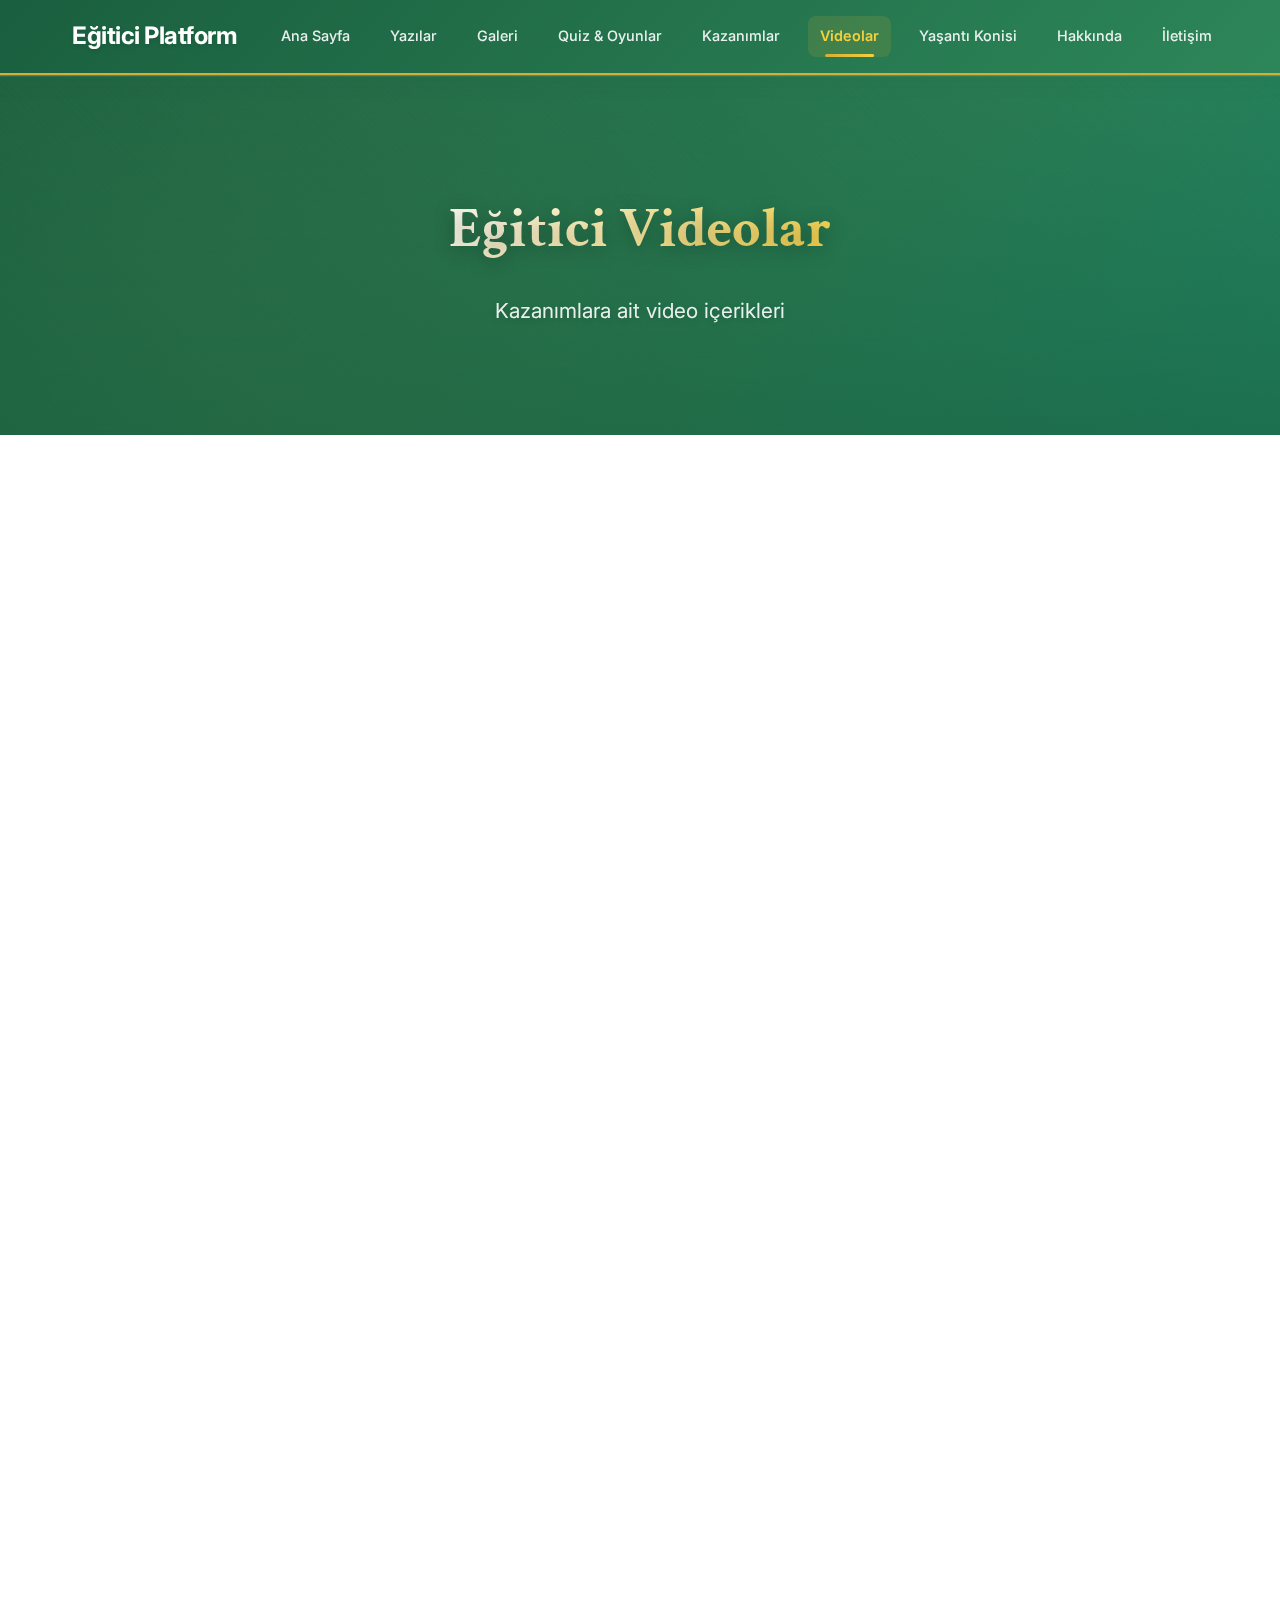
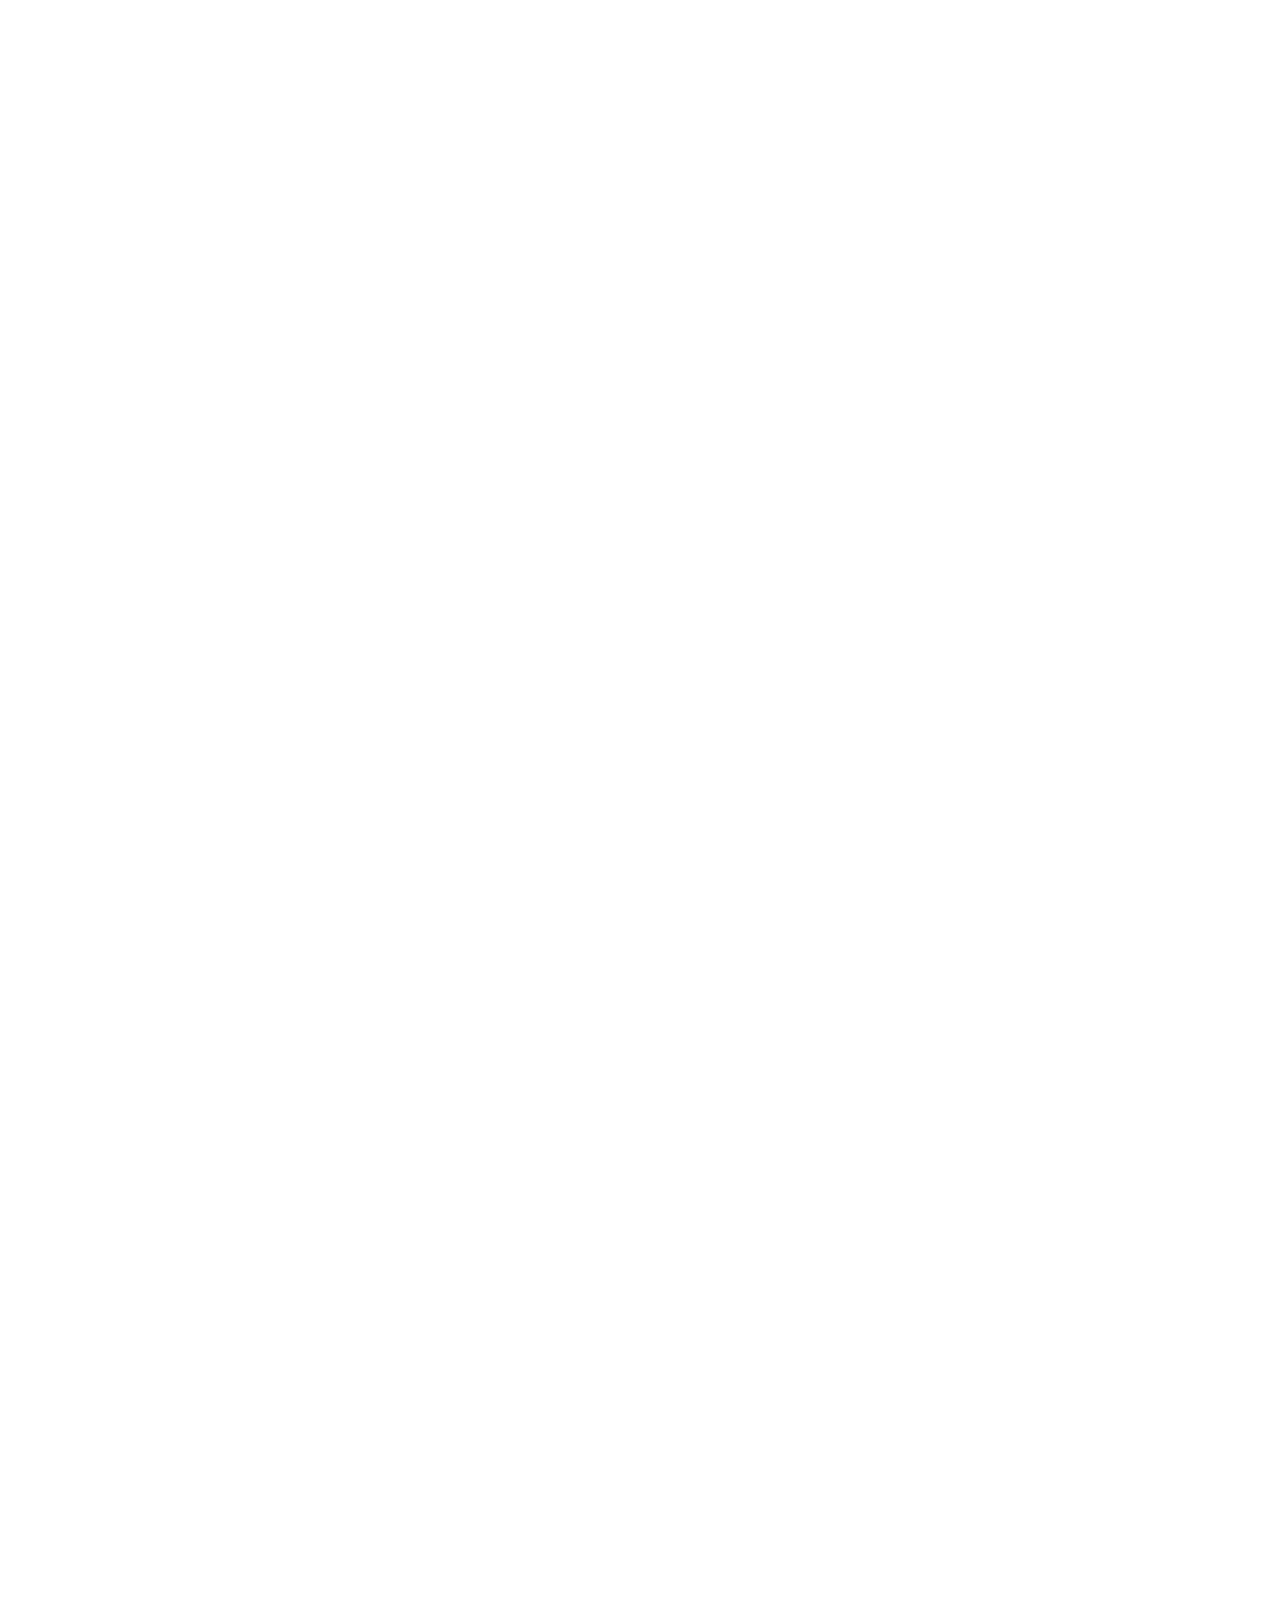
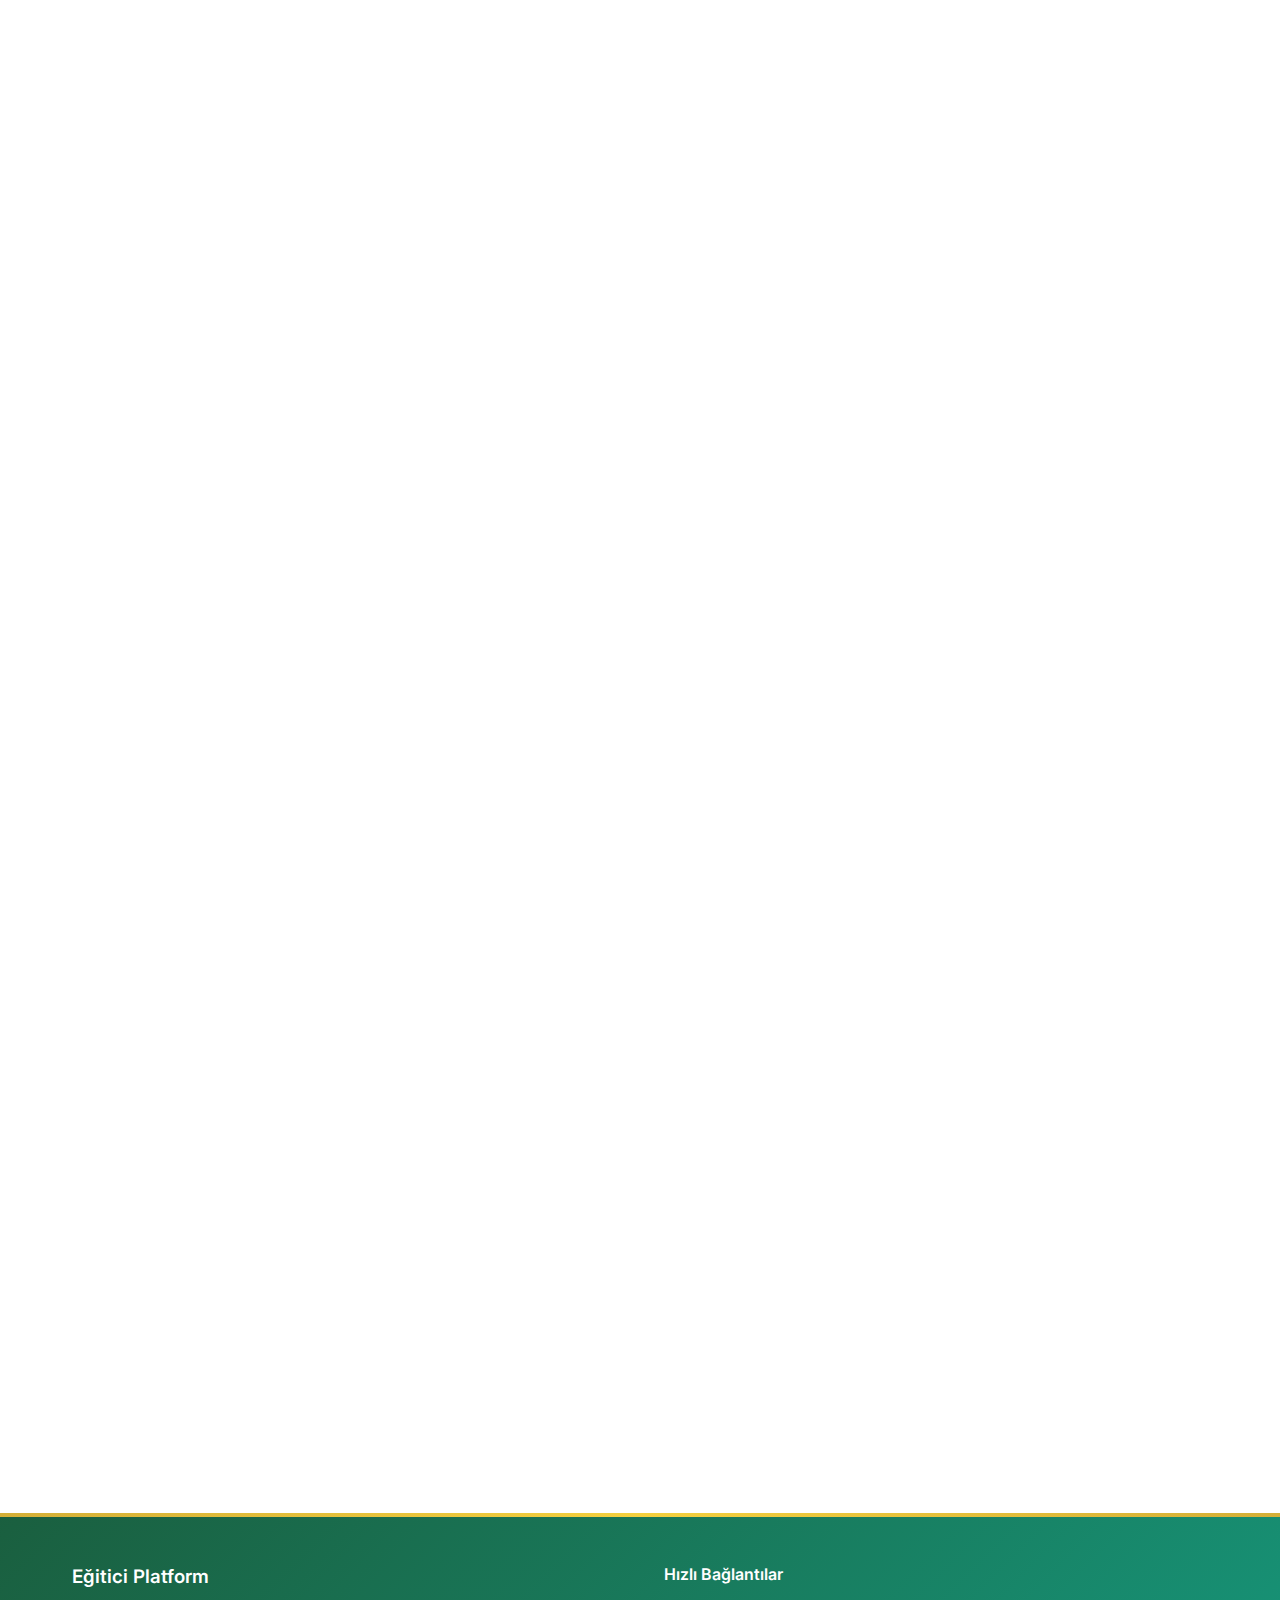
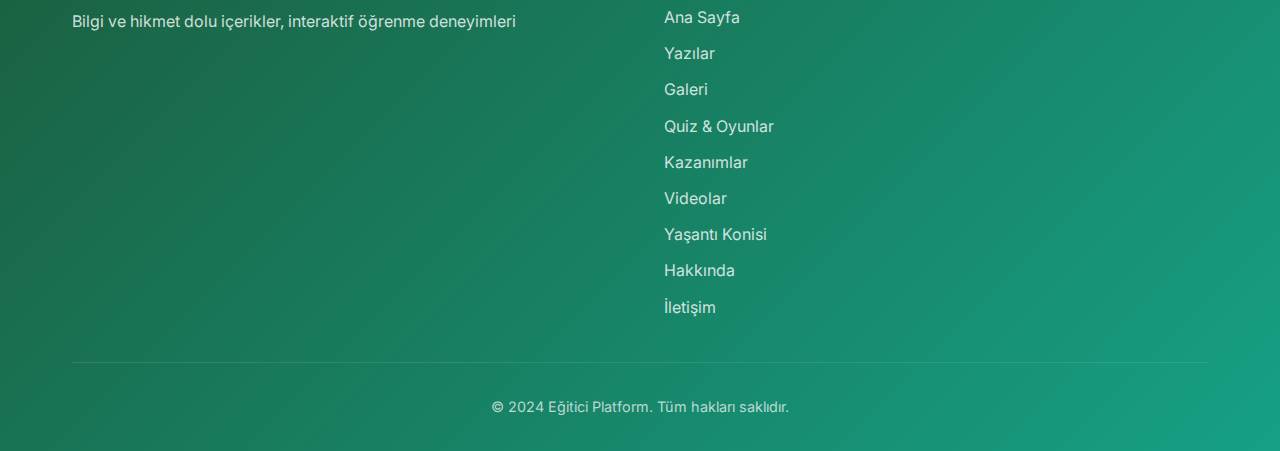
<file: videolar.html>
<!DOCTYPE html>
<html lang="tr">
<head>
    <meta charset="UTF-8">
    <meta name="viewport" content="width=device-width, initial-scale=1.0">
    <meta name="description" content="Eğitici Videolar - Kazanımlara ait video içerikleri">
    <meta name="keywords" content="videolar, eğitim, öğrenme, video içerik">
    <meta name="author" content="Serkan Site">
    <title>Videolar - Eğitici Platform</title>
    <link rel="preconnect" href="https://fonts.googleapis.com">
    <link rel="preconnect" href="https://fonts.gstatic.com" crossorigin>
    <link href="https://fonts.googleapis.com/css2?family=Crimson+Text:ital,wght@0,400;0,600;1,400&family=Inter:wght@300;400;500;600&display=swap" rel="stylesheet">
    <link rel="stylesheet" href="css/style.css">
    <style>
        .video-container {
            position: relative;
            padding-bottom: 56.25%;
            height: 0;
            overflow: hidden;
            max-width: 100%;
            background: #000;
            border-radius: 8px;
            margin-bottom: var(--spacing-md);
        }
        .video-container iframe,
        .video-container object,
        .video-container embed {
            position: absolute;
            top: 0;
            left: 0;
            width: 100%;
            height: 100%;
        }
        .video-card {
            background-color: var(--bg-color);
            padding: var(--spacing-md);
            border-radius: 8px;
            box-shadow: var(--shadow);
            margin-bottom: var(--spacing-lg);
        }
        .video-title {
            font-size: 1.5rem;
            font-weight: 600;
            color: var(--primary-color);
            margin-bottom: var(--spacing-sm);
            font-family: var(--font-serif);
        }
        .video-description {
            color: var(--text-color);
            line-height: 1.8;
            margin-bottom: var(--spacing-sm);
        }
        .video-meta {
            font-size: 0.9rem;
            color: var(--text-light);
            margin-bottom: var(--spacing-sm);
            font-family: var(--font-sans);
        }
    </style>
</head>
<body>
    <!-- Header -->
    <header class="header">
        <div class="container">
            <div class="header-content">
                <button class="mobile-menu-toggle" id="mobileMenuToggle" aria-label="Menüyü aç/kapat">
                    <span></span>
                    <span></span>
                    <span></span>
                </button>
                <div class="logo">
                    <h1><a href="index.html" style="text-decoration: none; color: inherit;">Eğitici Platform</a></h1>
                </div>
                <!-- Desktop Navigation -->
                <nav class="nav-desktop" id="navDesktop">
                    <ul class="nav-list-desktop">
                        <li><a href="index.html" class="nav-link">Ana Sayfa</a></li>
                        <li><a href="articles.html" class="nav-link">Yazılar</a></li>
                        <li><a href="gallery.html" class="nav-link">Galeri</a></li>
                        <li><a href="quiz.html" class="nav-link">Quiz & Oyunlar</a></li>
                        <li><a href="kazanimlar.html" class="nav-link">Kazanımlar</a></li>
                        <li><a href="videolar.html" class="nav-link active">Videolar</a></li>
                        <li><a href="yasantikonisi.html" class="nav-link">Yaşantı Konisi</a></li>
                        <li><a href="about.html" class="nav-link">Hakkında</a></li>
                        <li><a href="contact.html" class="nav-link">İletişim</a></li>
                    </ul>
                </nav>
                <!-- Mobile Navigation -->
                <nav class="nav-mobile" id="nav">
                    <button class="nav-close" id="navClose" aria-label="Menüyü kapat">×</button>
                    <div class="nav-content">
                        <h3 class="nav-title">Hızlı Bağlantılar</h3>
                        <ul class="nav-list-mobile">
                            <li><a href="index.html" class="nav-link">Ana Sayfa</a></li>
                            <li><a href="articles.html" class="nav-link">Yazılar</a></li>
                            <li><a href="gallery.html" class="nav-link">Galeri</a></li>
                            <li><a href="quiz.html" class="nav-link">Quiz & Oyunlar</a></li>
                            <li><a href="kazanimlar.html" class="nav-link">Kazanımlar</a></li>
                            <li><a href="videolar.html" class="nav-link active">Videolar</a></li>
                            <li><a href="yasantikonisi.html" class="nav-link">Yaşantı Konisi</a></li>
                            <li><a href="about.html" class="nav-link">Hakkında</a></li>
                            <li><a href="contact.html" class="nav-link">İletişim</a></li>
                        </ul>
                    </div>
                </nav>
            </div>
        </div>
    </header>

    <!-- Page Header -->
    <section class="hero" style="min-height: 40vh;">
        <div class="hero-overlay"></div>
        <div class="container">
            <div class="hero-content">
                <h2 class="hero-title">Eğitici Videolar</h2>
                <p class="hero-subtitle">Kazanımlara ait video içerikleri</p>
            </div>
        </div>
    </section>

    <!-- Videos Section -->
    <section class="content-section">
        <div class="container">
            <div class="section-header">
                <h2 class="section-title">Video İçerikler</h2>
                <p class="section-subtitle">Her kazanıma ait eğitici videolar</p>
            </div>
            
            <!-- Video 1: Aile Değerleri -->
            <div class="video-card" id="video-aile">
                <h3 class="video-title">Aile Değerleri ve Aile İçi İletişim</h3>
                <div class="video-meta">
                    <span class="article-category">Kazanım 1: Aile Değerleri</span>
                    <span>• Süre: 10 dakika</span>
                </div>
                <div class="video-container">
                    <iframe 
                        src="https://www.youtube.com/embed/GQAtioBBlKY?enablejsapi=1&origin=https://yourdomain.com" 
                        frameborder="0" 
                        allow="accelerometer; autoplay; clipboard-write; encrypted-media; gyroscope; picture-in-picture" 
                        allowfullscreen
                        title="Aile Değerleri ve Aile İçi İletişim"
                        style="width: 100%; height: 100%; position: absolute; top: 0; left: 0;">
                    </iframe>
                </div>
                <p style="margin-top: 10px; text-align: center;">
                    <a href="https://www.youtube.com/watch?v=GQAtioBBlKY" target="_blank" class="article-link">
                        Video açılmıyorsa buraya tıklayın
                    </a>
                </p>
                <p class="video-description">
                    Bu video, aile bağlarının önemi, aile içi sağlıklı iletişim yöntemleri ve aile değerlerini 
                    ele almaktadır. Aile içinde sevgi, saygı ve karşılıklı anlayışın nasıl geliştirilebileceği 
                    konusunda pratik bilgiler sunulmaktadır.
                </p>
                <a href="kazanim-aile.html" class="article-link">İlgili Kazanım Sayfası →</a>
            </div>

            <!-- Video 2: Ahlaki Değerler -->
            <div class="video-card" id="video-ahlak">
                <h3 class="video-title">Ahlaki Değerler: Dürüstlük, Sabır ve Şükür</h3>
                <div class="video-meta">
                    <span class="article-category">Kazanım 2: Ahlaki Değerler</span>
                    <span>• Süre: 12 dakika</span>
                </div>
                <div class="video-container">
                    <iframe 
                        src="https://www.youtube.com/embed/U-egpNmIqpY?enablejsapi=1" 
                        frameborder="0" 
                        allow="accelerometer; autoplay; clipboard-write; encrypted-media; gyroscope; picture-in-picture" 
                        allowfullscreen
                        title="Ahlaki Değerler: Dürüstlük, Sabır ve Şükür"
                        style="width: 100%; height: 100%; position: absolute; top: 0; left: 0;">
                    </iframe>
                </div>
                <p style="margin-top: 10px; text-align: center;">
                    <a href="https://www.youtube.com/watch?v=U-egpNmIqpY" target="_blank" class="article-link">
                        Video açılmıyorsa buraya tıklayın
                    </a>
                </p>
                <p class="video-description">
                    Bu video, temel ahlaki değerler olan dürüstlük, sabır ve şükür kavramlarını detaylı bir şekilde 
                    açıklamaktadır. Bu değerlerin bireysel ve toplumsal önemi, günlük hayatta nasıl uygulanabileceği 
                    konularında bilgiler sunulmaktadır.
                </p>
                <a href="kazanim-ahlak.html" class="article-link">İlgili Kazanım Sayfası →</a>
            </div>

            <!-- Video 3: Eğitim ve Öğrenme -->
            <div class="video-card" id="video-egitim">
                <h3 class="video-title">Eğitim ve Hayat Boyu Öğrenme</h3>
                <div class="video-meta">
                    <span class="article-category">Kazanım 3: Eğitim ve Öğrenme</span>
                    <span>• Süre: 15 dakika</span>
                </div>
                <div class="video-container">
                    <iframe 
                        src="https://www.youtube.com/embed/LJm3CkJwvdg?enablejsapi=1" 
                        frameborder="0" 
                        allow="accelerometer; autoplay; clipboard-write; encrypted-media; gyroscope; picture-in-picture" 
                        allowfullscreen
                        title="Eğitim ve Hayat Boyu Öğrenme"
                        style="width: 100%; height: 100%; position: absolute; top: 0; left: 0;">
                    </iframe>
                </div>
                <p style="margin-top: 10px; text-align: center;">
                    <a href="https://www.youtube.com/watch?v=LJm3CkJwvdg" target="_blank" class="article-link">
                        Video açılmıyorsa buraya tıklayın
                    </a>
                </p>
                <p class="video-description">
                    Bu video, eğitimin önemi, hayat boyu öğrenme kavramı ve etkili öğrenme yöntemlerini ele almaktadır. 
                    Öğrenmenin sadece okulda değil, hayatın her alanında devam eden bir süreç olduğu vurgulanmaktadır.
                </p>
                <a href="kazanim-egitim.html" class="article-link">İlgili Kazanım Sayfası →</a>
            </div>

            <!-- Video 4: Değerler Eğitimi -->
            <div class="video-card" id="video-degerler">
                <h3 class="video-title">Değerler Eğitimi ve Toplumsal Uyum</h3>
                <div class="video-meta">
                    <span class="article-category">Kazanım 4: Değerler Eğitimi</span>
                    <span>• Süre: 11 dakika</span>
                </div>
                <div class="video-container">
                    <iframe 
                        src="https://www.youtube.com/embed/mxyJQEshDas?enablejsapi=1" 
                        frameborder="0" 
                        allow="accelerometer; autoplay; clipboard-write; encrypted-media; gyroscope; picture-in-picture" 
                        allowfullscreen
                        title="Değerler Eğitimi ve Toplumsal Uyum"
                        style="width: 100%; height: 100%; position: absolute; top: 0; left: 0;">
                    </iframe>
                </div>
                <p style="margin-top: 10px; text-align: center;">
                    <a href="https://www.youtube.com/watch?v=mxyJQEshDas" target="_blank" class="article-link">
                        Video açılmıyorsa buraya tıklayın
                    </a>
                </p>
                <p class="video-description">
                    Bu video, değerler eğitiminin önemi, toplumsal ve bireysel değerlerin içselleştirilmesi ve 
                    değerler eğitiminin toplumsal uyuma katkısını ele almaktadır.
                </p>
                <a href="kazanim-degerler.html" class="article-link">İlgili Kazanım Sayfası →</a>
            </div>
        </div>
    </section>

    <!-- Footer -->
    <footer class="footer">
        <div class="container">
            <div class="footer-content">
                <div class="footer-section">
                    <h3>Eğitici Platform</h3>
                    <p>Bilgi ve hikmet dolu içerikler, interaktif öğrenme deneyimleri</p>
                </div>
                <div class="footer-section">
                    <h4>Hızlı Bağlantılar</h4>
                    <ul class="footer-links">
                        <li><a href="index.html">Ana Sayfa</a></li>
                        <li><a href="articles.html">Yazılar</a></li>
                        <li><a href="gallery.html">Galeri</a></li>
                        <li><a href="quiz.html">Quiz & Oyunlar</a></li>
                        <li><a href="kazanimlar.html">Kazanımlar</a></li>
                        <li><a href="videolar.html">Videolar</a></li>
                        <li><a href="yasantikonisi.html">Yaşantı Konisi</a></li>
                        <li><a href="about.html">Hakkında</a></li>
                        <li><a href="contact.html">İletişim</a></li>
                    </ul>
                </div>
            </div>
            <div class="footer-bottom">
                <p>&copy; 2024 Eğitici Platform. Tüm hakları saklıdır.</p>
            </div>
        </div>
    </footer>

    <script src="js/main.js"></script>
</body>
</html>
</file>
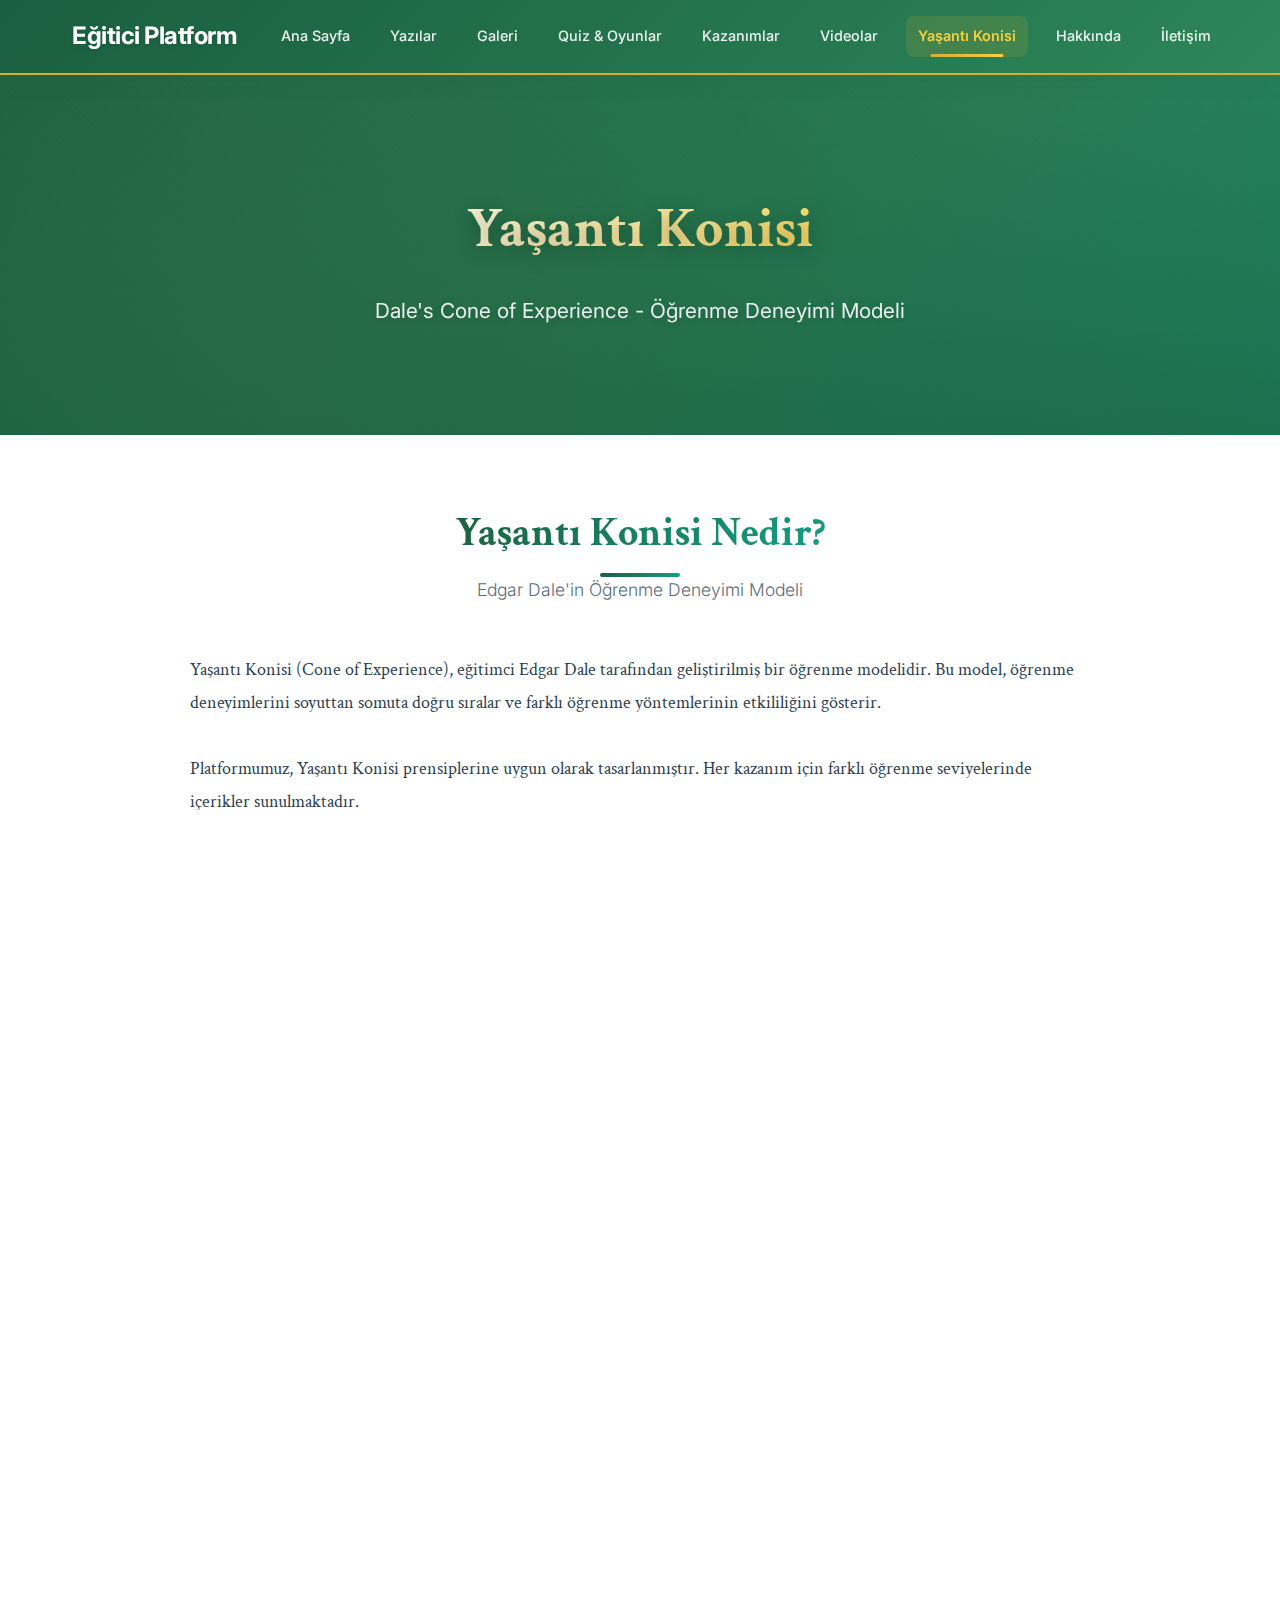
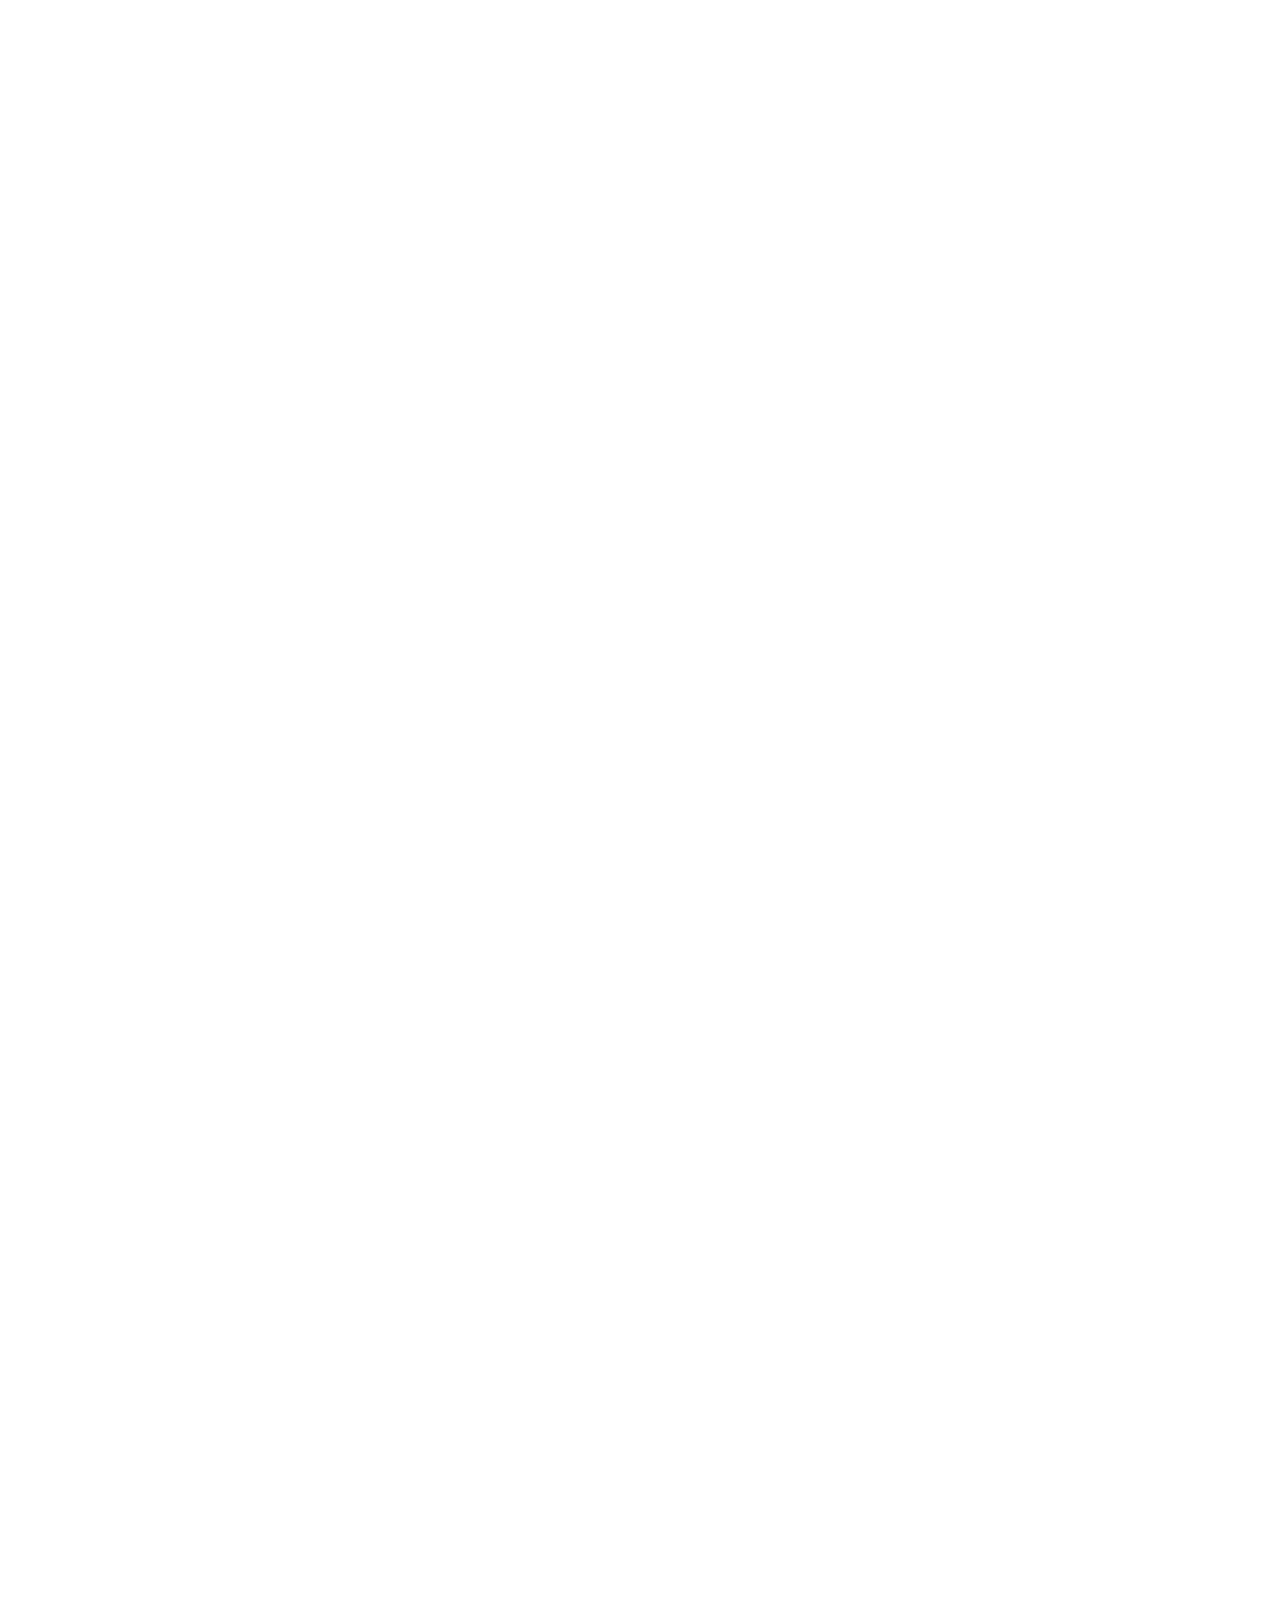
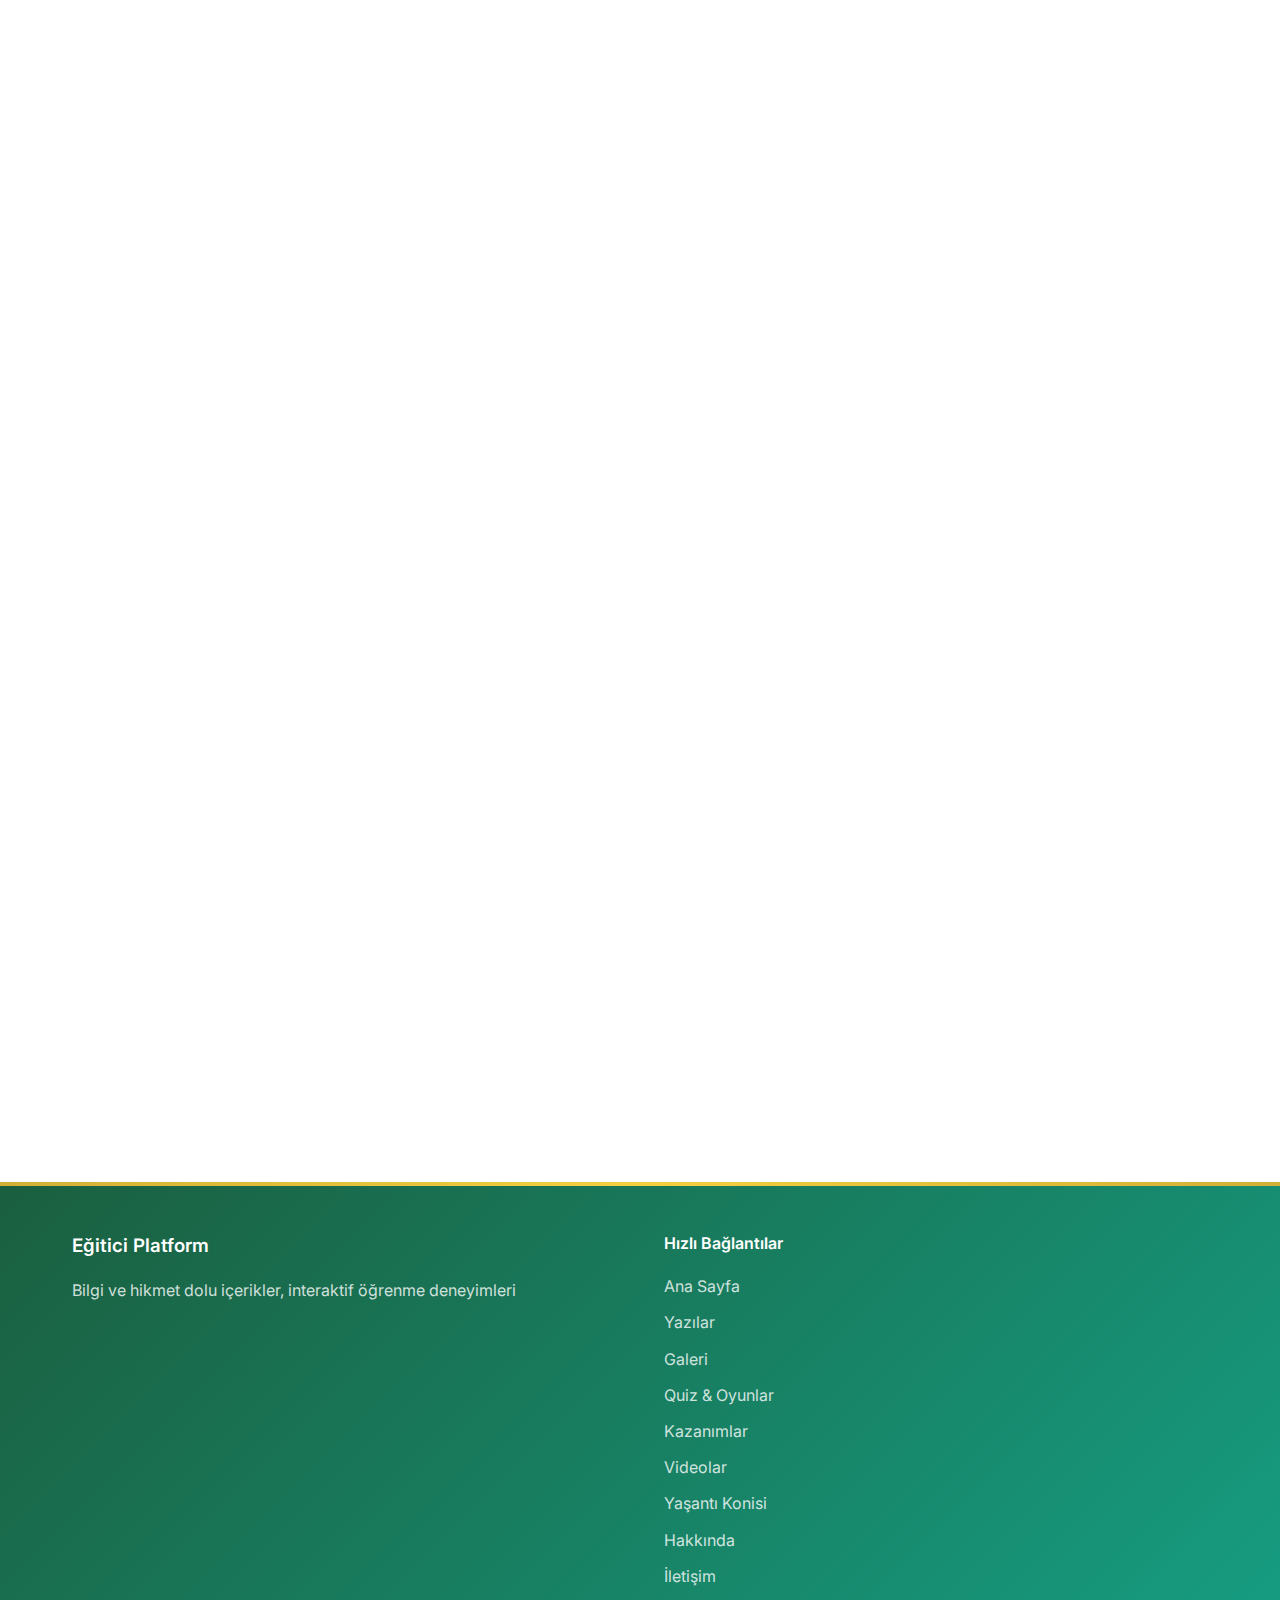
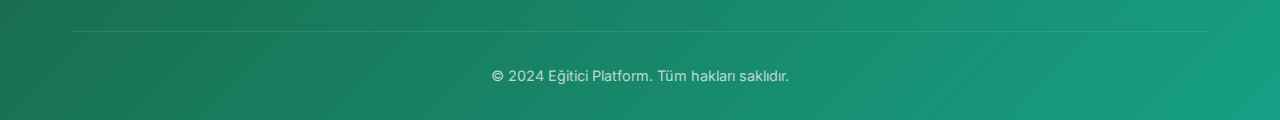
<file: yasantikonisi.html>
<!DOCTYPE html>
<html lang="tr">
<head>
    <meta charset="UTF-8">
    <meta name="viewport" content="width=device-width, initial-scale=1.0">
    <meta name="description" content="Yaşantı Konisi (Dale's Cone of Experience) - Öğrenme Deneyimi Modeli">
    <meta name="keywords" content="yaşantı konisi, dale cone, öğrenme, eğitim modeli">
    <meta name="author" content="Serkan Site">
    <title>Yaşantı Konisi - Eğitici Platform</title>
    <link rel="preconnect" href="https://fonts.googleapis.com">
    <link rel="preconnect" href="https://fonts.gstatic.com" crossorigin>
    <link href="https://fonts.googleapis.com/css2?family=Crimson+Text:ital,wght@0,400;0,600;1,400&family=Inter:wght@300;400;500;600&display=swap" rel="stylesheet">
    <link rel="stylesheet" href="css/style.css">
    <style>
        .cone-container {
            max-width: 800px;
            margin: 0 auto;
            padding: var(--spacing-lg);
        }
        .cone-level {
            background-color: var(--bg-color);
            padding: var(--spacing-md);
            margin-bottom: var(--spacing-md);
            border-radius: 8px;
            box-shadow: var(--shadow);
            border-left: 4px solid var(--primary-color);
            transition: var(--transition);
        }
        .cone-level:hover {
            box-shadow: var(--shadow-hover);
            transform: translateX(5px);
        }
        .cone-level h3 {
            color: var(--primary-color);
            margin-bottom: var(--spacing-sm);
            font-family: var(--font-serif);
        }
        .cone-level p {
            color: var(--text-color);
            line-height: 1.8;
            margin-bottom: var(--spacing-sm);
        }
        .cone-examples {
            background-color: var(--bg-light);
            padding: var(--spacing-sm);
            border-radius: 4px;
            margin-top: var(--spacing-sm);
        }
        .cone-examples ul {
            margin-left: var(--spacing-md);
        }
        .cone-examples li {
            margin-bottom: var(--spacing-xs);
        }
        .cone-diagram {
            text-align: center;
            margin: var(--spacing-xl) 0;
            padding: var(--spacing-lg);
            background: linear-gradient(135deg, #667eea 0%, #764ba2 100%);
            border-radius: 8px;
            color: white;
        }
        .cone-diagram h3 {
            font-size: 1.5rem;
            margin-bottom: var(--spacing-md);
        }
        .cone-structure {
            display: flex;
            flex-direction: column;
            align-items: center;
            gap: var(--spacing-xs);
        }
        .cone-item {
            background: rgba(255, 255, 255, 0.2);
            padding: var(--spacing-sm) var(--spacing-md);
            border-radius: 4px;
            width: 100%;
            max-width: 600px;
            text-align: left;
        }
    </style>
</head>
<body>
    <!-- Header -->
    <header class="header">
        <div class="container">
            <div class="header-content">
                <button class="mobile-menu-toggle" id="mobileMenuToggle" aria-label="Menüyü aç/kapat">
                    <span></span>
                    <span></span>
                    <span></span>
                </button>
                <div class="logo">
                    <h1><a href="index.html" style="text-decoration: none; color: inherit;">Eğitici Platform</a></h1>
                </div>
                <!-- Desktop Navigation -->
                <nav class="nav-desktop" id="navDesktop">
                    <ul class="nav-list-desktop">
                        <li><a href="index.html" class="nav-link">Ana Sayfa</a></li>
                        <li><a href="articles.html" class="nav-link">Yazılar</a></li>
                        <li><a href="gallery.html" class="nav-link">Galeri</a></li>
                        <li><a href="quiz.html" class="nav-link">Quiz & Oyunlar</a></li>
                        <li><a href="kazanimlar.html" class="nav-link">Kazanımlar</a></li>
                        <li><a href="videolar.html" class="nav-link">Videolar</a></li>
                        <li><a href="yasantikonisi.html" class="nav-link active">Yaşantı Konisi</a></li>
                        <li><a href="about.html" class="nav-link">Hakkında</a></li>
                        <li><a href="contact.html" class="nav-link">İletişim</a></li>
                    </ul>
                </nav>
                <!-- Mobile Navigation -->
                <nav class="nav-mobile" id="nav">
                    <button class="nav-close" id="navClose" aria-label="Menüyü kapat">×</button>
                    <div class="nav-content">
                        <h3 class="nav-title">Hızlı Bağlantılar</h3>
                        <ul class="nav-list-mobile">
                            <li><a href="index.html" class="nav-link">Ana Sayfa</a></li>
                            <li><a href="articles.html" class="nav-link">Yazılar</a></li>
                            <li><a href="gallery.html" class="nav-link">Galeri</a></li>
                            <li><a href="quiz.html" class="nav-link">Quiz & Oyunlar</a></li>
                            <li><a href="kazanimlar.html" class="nav-link">Kazanımlar</a></li>
                            <li><a href="videolar.html" class="nav-link">Videolar</a></li>
                            <li><a href="yasantikonisi.html" class="nav-link active">Yaşantı Konisi</a></li>
                            <li><a href="about.html" class="nav-link">Hakkında</a></li>
                            <li><a href="contact.html" class="nav-link">İletişim</a></li>
                        </ul>
                    </div>
                </nav>
            </div>
        </div>
    </header>

    <!-- Page Header -->
    <section class="hero" style="min-height: 40vh;">
        <div class="hero-overlay"></div>
        <div class="container">
            <div class="hero-content">
                <h2 class="hero-title">Yaşantı Konisi</h2>
                <p class="hero-subtitle">Dale's Cone of Experience - Öğrenme Deneyimi Modeli</p>
            </div>
        </div>
    </section>

    <!-- Cone Explanation -->
    <section class="content-section">
        <div class="container">
            <div class="section-header">
                <h2 class="section-title">Yaşantı Konisi Nedir?</h2>
                <p class="section-subtitle">Edgar Dale'in Öğrenme Deneyimi Modeli</p>
            </div>
            
            <div class="about-content" style="max-width: 900px; margin: 0 auto;">
                <div class="about-text">
                    <p style="font-size: 1.1rem; line-height: 1.9; margin-bottom: var(--spacing-md);">
                        Yaşantı Konisi (Cone of Experience), eğitimci Edgar Dale tarafından geliştirilmiş bir öğrenme modelidir. 
                        Bu model, öğrenme deneyimlerini soyuttan somuta doğru sıralar ve farklı öğrenme yöntemlerinin 
                        etkililiğini gösterir.
                    </p>
                    <p style="font-size: 1.1rem; line-height: 1.9; margin-bottom: var(--spacing-md);">
                        Platformumuz, Yaşantı Konisi prensiplerine uygun olarak tasarlanmıştır. Her kazanım için 
                        farklı öğrenme seviyelerinde içerikler sunulmaktadır.
                    </p>
                </div>
            </div>
        </div>
    </section>

    <!-- Cone Structure -->
    <section class="content-section" style="background-color: var(--bg-light);">
        <div class="container">
            <div class="cone-container">
                <div class="cone-diagram">
                    <h3>Yaşantı Konisi Yapısı</h3>
                    <div class="cone-structure">
                        <div class="cone-item"><strong>1. Sembolik (Soyut):</strong> Sözel semboller, yazılı materyaller</div>
                        <div class="cone-item"><strong>2. Görsel:</strong> Görsel semboller, grafikler, haritalar</div>
                        <div class="cone-item"><strong>3. Dinleme:</strong> Radyo, ses kayıtları, anlatım</div>
                        <div class="cone-item"><strong>4. Görsel-İşitsel:</strong> Filmler, videolar, animasyonlar</div>
                        <div class="cone-item"><strong>5. Sergileme:</strong> Müzeler, sergiler, gösteriler</div>
                        <div class="cone-item"><strong>6. Eğitim Gezileri:</strong> Alan gezileri, gözlemler</div>
                        <div class="cone-item"><strong>7. Dramatizasyon:</strong> Rol oynama, simülasyonlar</div>
                        <div class="cone-item"><strong>8. Yapılandırılmış Deneyim:</strong> Kontrollü deneyler</div>
                        <div class="cone-item"><strong>9. Doğrudan Deneyim (Somut):</strong> Gerçek yaşam deneyimleri</div>
                    </div>
                </div>
            </div>
        </div>
    </section>

    <!-- Cone Levels in Our Platform -->
    <section class="content-section">
        <div class="container">
            <div class="section-header">
                <h2 class="section-title">Platformumuzda Yaşantı Konisi Uygulaması</h2>
                <p class="section-subtitle">Her seviyede içerik sunuyoruz</p>
            </div>
            
            <div class="cone-container">
                <div class="cone-level">
                    <h3>1. Sembolik Seviye (Yazılar)</h3>
                    <p>
                        Sözel ve yazılı içeriklerle başlıyoruz. Yazılar sayfamızda kapsamlı metin içerikleri bulunmaktadır.
                    </p>
                    <div class="cone-examples">
                        <strong>Örnekler:</strong>
                        <ul>
                            <li>Makaleler ve yazılar (articles.html)</li>
                            <li>Kazanım açıklamaları</li>
                            <li>Metin tabanlı içerikler</li>
                        </ul>
                    </div>
                    <a href="articles.html" class="article-link">Yazıları Gör →</a>
                </div>

                <div class="cone-level">
                    <h3>2. Görsel Seviye (Galeri)</h3>
                    <p>
                        Görsel içeriklerle öğrenmeyi destekliyoruz. Galeri sayfamızda anlamlı görseller bulunmaktadır.
                    </p>
                    <div class="cone-examples">
                        <strong>Örnekler:</strong>
                        <ul>
                            <li>Görsel galeri (gallery.html)</li>
                            <li>Fotoğraflar ve görseller</li>
                            <li>Görsel içerikler</li>
                        </ul>
                    </div>
                    <a href="gallery.html" class="article-link">Galeriyi Gör →</a>
                </div>

                <div class="cone-level">
                    <h3>3. Görsel-İşitsel Seviye (Videolar)</h3>
                    <p>
                        Video içerikleriyle öğrenmeyi pekiştiriyoruz. Her kazanım için eğitici videolar sunuyoruz.
                    </p>
                    <div class="cone-examples">
                        <strong>Örnekler:</strong>
                        <ul>
                            <li>Eğitici videolar (videolar.html)</li>
                            <li>Kazanımlara ait video içerikleri</li>
                            <li>Görsel-işitsel öğrenme</li>
                        </ul>
                    </div>
                    <a href="videolar.html" class="article-link">Videoları İzle →</a>
                </div>

                <div class="cone-level">
                    <h3>4. Dramatizasyon Seviye (Oyunlar)</h3>
                    <p>
                        İnteraktif oyunlar ve quizlerle aktif öğrenmeyi sağlıyoruz. Bu seviyede kullanıcılar aktif katılım gösterir.
                    </p>
                    <div class="cone-examples">
                        <strong>Örnekler:</strong>
                        <ul>
                            <li>İnteraktif quizler (quiz.html)</li>
                            <li>Doğru/Yanlış oyunu</li>
                            <li>Eşleştirme oyunu</li>
                            <li>Simülasyon ve interaktif içerikler</li>
                        </ul>
                    </div>
                    <a href="quiz.html" class="article-link">Oyunlara Başla →</a>
                </div>

                <div class="cone-level">
                    <h3>5. Doğrudan Deneyim (Uygulama)</h3>
                    <p>
                        Öğrenilen bilgilerin günlük hayatta uygulanması en etkili öğrenme yöntemidir. 
                        Platformumuz bu uygulamaya hazırlık sağlar.
                    </p>
                    <div class="cone-examples">
                        <strong>Örnekler:</strong>
                        <ul>
                            <li>Kazanımların günlük hayatta uygulanması</li>
                            <li>Pratik deneyimler</li>
                            <li>Gerçek yaşam uygulamaları</li>
                        </ul>
                    </div>
                </div>
            </div>
        </div>
    </section>

    <!-- Footer -->
    <footer class="footer">
        <div class="container">
            <div class="footer-content">
                <div class="footer-section">
                    <h3>Eğitici Platform</h3>
                    <p>Bilgi ve hikmet dolu içerikler, interaktif öğrenme deneyimleri</p>
                </div>
                <div class="footer-section">
                    <h4>Hızlı Bağlantılar</h4>
                    <ul class="footer-links">
                        <li><a href="index.html">Ana Sayfa</a></li>
                        <li><a href="articles.html">Yazılar</a></li>
                        <li><a href="gallery.html">Galeri</a></li>
                        <li><a href="quiz.html">Quiz & Oyunlar</a></li>
                        <li><a href="kazanimlar.html">Kazanımlar</a></li>
                        <li><a href="videolar.html">Videolar</a></li>
                        <li><a href="yasantikonisi.html">Yaşantı Konisi</a></li>
                        <li><a href="about.html">Hakkında</a></li>
                        <li><a href="contact.html">İletişim</a></li>
                    </ul>
                </div>
            </div>
            <div class="footer-bottom">
                <p>&copy; 2024 Eğitici Platform. Tüm hakları saklıdır.</p>
            </div>
        </div>
    </footer>

    <script src="js/main.js"></script>
</body>
</html>
</file>
<file: css/style.css>
/* ============================================
   CSS Reset & Base Styles
   ============================================ */

* {
    margin: 0;
    padding: 0;
    box-sizing: border-box;
}

:root {
    /* Dini Temalı Modern Renkler */
    --primary-color: #1a5f3f;          /* Koyu yeşil - İslam'ın sembolik rengi */
    --primary-light: #2d8659;         /* Açık yeşil */
    --primary-dark: #0d4a2b;          /* Çok koyu yeşil */
    --secondary-color: #d4af37;       /* Altın - değerli, kutsal */
    --secondary-light: #f4d03f;      /* Açık altın */
    --accent-color: #16a085;          /* Turkuaz yeşil */
    --accent-light: #48c9b0;         /* Açık turkuaz */
    --success-color: #27ae60;         /* Başarı yeşili */
    --error-color: #e74c3c;           /* Hata kırmızısı */
    --warning-color: #f39c12;        /* Uyarı turuncu */
    
    /* Metin Renkleri */
    --text-color: #2c3e50;            /* Ana metin */
    --text-light: #5a6c7d;           /* Açık metin */
    --text-muted: #95a5a6;           /* Soluk metin */
    
    /* Arka Plan Renkleri */
    --bg-color: #ffffff;              /* Ana arka plan */
    --bg-light: #f8faf9;             /* Açık arka plan (yeşilimsi) */
    --bg-section: #ffffff;            /* Bölüm arka planı */
    --bg-gradient: linear-gradient(135deg, #1a5f3f 0%, #16a085 100%);
    --bg-gradient-light: linear-gradient(135deg, #f8faf9 0%, #e8f5e9 100%);
    
    /* Kenarlık ve Gölge */
    --border-color: #e0e8e4;         /* Açık yeşilimsi kenarlık */
    --border-radius: 12px;            /* Yuvarlatılmış köşeler */
    --overlay-color: rgba(26, 95, 63, 0.85); /* Yeşil overlay */
    --shadow: 0 4px 15px rgba(26, 95, 63, 0.08);
    --shadow-hover: 0 8px 30px rgba(26, 95, 63, 0.15);
    --shadow-card: 0 2px 20px rgba(0, 0, 0, 0.06);
    
    /* Typography */
    --font-serif: 'Crimson Text', serif;
    --font-sans: 'Inter', sans-serif;
    
    /* Spacing */
    --spacing-xs: 0.5rem;
    --spacing-sm: 1rem;
    --spacing-md: 2rem;
    --spacing-lg: 3rem;
    --spacing-xl: 4rem;
    
    /* Transitions */
    --transition: all 0.3s cubic-bezier(0.4, 0, 0.2, 1);
    --transition-slow: all 0.5s ease;
}

html {
    scroll-behavior: smooth;
    font-size: 16px;
}

body {
    font-family: var(--font-serif);
    color: var(--text-color);
    line-height: 1.7;
    background-color: var(--bg-color);
    overflow-x: hidden;
}

/* ============================================
   Container
   ============================================ */

.container {
    max-width: 1200px;
    margin: 0 auto;
    padding: 0 var(--spacing-md);
}

@media (max-width: 768px) {
    .container {
        padding: 0 var(--spacing-sm);
    }
}

/* ============================================
   Header & Navigation
   ============================================ */

.header {
    background: linear-gradient(135deg, var(--primary-color) 0%, var(--primary-light) 100%);
    box-shadow: 0 4px 20px rgba(26, 95, 63, 0.15);
    position: sticky;
    top: 0;
    z-index: 1000;
    padding: var(--spacing-sm) 0;
    backdrop-filter: blur(10px);
    border-bottom: 2px solid var(--secondary-color);
}

.header-content {
    display: flex;
    justify-content: space-between;
    align-items: center;
    position: relative;
    width: 100%;
    gap: var(--spacing-md);
}

/* Hamburger menü sol üstte */
.mobile-menu-toggle {
    position: absolute;
    left: 0;
    top: 50%;
    transform: translateY(-50%);
    z-index: 10001;
    flex-direction: column;
    gap: 5px;
    background: none;
    border: none;
    cursor: pointer;
    padding: 0.5rem;
    flex-shrink: 0;
}

/* Logo sol köşede */
.logo {
    flex: 0 0 auto;
    text-align: left;
    position: static;
    transform: none;
    z-index: 1;
    margin-right: auto;
}

/* Desktop Navigation - Sağda */
.nav-desktop {
    display: flex;
    align-items: center;
    flex: 0 0 auto;
    margin-left: auto;
    z-index: 2;
    margin-right: 0;
}

.nav-list-desktop {
    display: flex;
    list-style: none;
    gap: var(--spacing-sm);
    align-items: center;
    margin: 0;
    padding: 0;
    flex-wrap: wrap;
    justify-content: flex-end;
}

.nav-list-desktop li {
    flex-shrink: 0;
    white-space: nowrap;
}

/* Desktop'ta hamburger menü gizli */
.mobile-menu-toggle {
    display: none;
}

/* Mobilde hamburger menü aktif, normal menü gizli */
@media (max-width: 768px) {
    .header-content {
        justify-content: flex-start;
    }
    
    .logo {
        position: static;
        transform: none;
        margin-left: 50px; /* Hamburger menü için boşluk */
    }
    
    /* Mobilde hamburger menü görünür */
    .mobile-menu-toggle {
        display: flex;
    }
    
    /* Mobilde desktop menü gizli */
    .nav-desktop {
        display: none;
    }
}

.logo h1 {
    font-family: var(--font-sans);
    font-size: 1.5rem;
    font-weight: 700;
    color: #ffffff;
    letter-spacing: -0.5px;
    text-shadow: 0 2px 4px rgba(0, 0, 0, 0.1);
    transition: var(--transition);
}

.logo h1:hover {
    color: var(--secondary-light);
    transform: translateY(-2px);
}

.logo h1 a {
    color: inherit;
    text-decoration: none;
}

/* .nav-list kaldırıldı - artık .nav-list-desktop ve .nav-list-mobile kullanılıyor */

.nav-link {
    text-decoration: none;
    color: rgba(255, 255, 255, 0.9);
    font-family: var(--font-sans);
    font-size: 0.95rem;
    font-weight: 500;
    transition: var(--transition);
    position: relative;
    padding: 0.5rem 1rem;
    border-radius: 8px;
}

.nav-link:hover {
    color: #ffffff;
    background-color: rgba(255, 255, 255, 0.1);
    transform: translateY(-2px);
}

.nav-link.active {
    color: var(--secondary-light);
    background-color: rgba(212, 175, 55, 0.15);
    font-weight: 600;
}

.nav-link.active::after {
    content: '';
    position: absolute;
    bottom: 0;
    left: 50%;
    transform: translateX(-50%);
    width: 60%;
    height: 3px;
    background: linear-gradient(90deg, var(--secondary-color), var(--secondary-light));
    border-radius: 2px;
}


.mobile-menu-toggle span {
    width: 25px;
    height: 2px;
    background-color: #ffffff;
    transition: var(--transition);
    border-radius: 2px;
}

/* Mobile Navigation - Dropdown menü */
.nav-mobile {
    display: none;
}

@media (max-width: 768px) {
    .nav-mobile {
        position: fixed;
        top: 0;
        left: 0;
        right: 0;
        bottom: 0;
        background: var(--primary-color);
        overflow-y: auto;
        transition: opacity 0.3s ease, visibility 0.3s ease, transform 0.3s ease;
        z-index: 9999;
        width: 100%;
        height: 100vh;
        opacity: 0;
        visibility: hidden;
        pointer-events: none;
        transform: translateX(-100%);
        display: block;
    }

    .nav-mobile.active {
        opacity: 1;
        visibility: visible;
        pointer-events: auto;
        transform: translateX(0);
    }
}

.nav-content {
    padding: 80px var(--spacing-lg) var(--spacing-lg);
}

.nav-title {
    font-size: 1.2rem;
    font-weight: 600;
    color: rgba(255, 255, 255, 0.9);
    margin-bottom: var(--spacing-md);
    font-family: var(--font-sans);
    text-align: left;
}

.nav-close {
    position: absolute;
    top: 20px;
    left: 20px;
    background: none;
    border: none;
    font-size: 2rem;
    color: #ffffff;
    cursor: pointer;
    padding: 0.5rem;
    line-height: 1;
    z-index: 10000;
    font-weight: 300;
    transition: all 0.3s ease;
}

.nav-close:hover {
    color: rgba(255, 255, 255, 0.8);
    transform: scale(1.1);
}

/* Desktop Navigation Links */
.nav-list-desktop .nav-link {
    text-decoration: none;
    color: rgba(255, 255, 255, 0.9);
    font-family: var(--font-sans);
    font-size: 0.9rem;
    font-weight: 500;
    transition: var(--transition);
    position: relative;
    padding: 0.5rem 0.75rem;
    border-radius: 8px;
    white-space: nowrap;
    display: block;
}

.nav-list-desktop .nav-link:hover {
    color: #ffffff;
    background-color: rgba(255, 255, 255, 0.1);
    transform: translateY(-2px);
}

.nav-list-desktop .nav-link.active {
    color: var(--secondary-light);
    background-color: rgba(212, 175, 55, 0.15);
    font-weight: 600;
}

/* Mobile Navigation List */
.nav-list-mobile {
    display: flex;
    flex-direction: column;
    list-style: none;
    padding: 0;
    gap: 0;
    align-items: stretch;
    margin: 0;
}

.nav-list-mobile li {
    width: 100%;
    margin: 0;
}

.nav-list-mobile .nav-link {
    display: block;
    width: 100%;
    padding: var(--spacing-sm) 0;
    color: rgba(255, 255, 255, 0.85);
    border-bottom: none;
    text-decoration: none;
    transition: all 0.3s ease;
    font-size: 1rem;
    font-weight: 400;
    font-family: var(--font-sans);
    text-align: left;
}

.nav-list-mobile .nav-link:hover {
    background-color: transparent;
    color: rgba(255, 255, 255, 1);
    padding-left: var(--spacing-xs);
}

.nav-list-mobile .nav-link.active {
    background-color: transparent;
    color: rgba(255, 255, 255, 1);
    font-weight: 500;
}

/* ============================================
   Hero Section
   ============================================ */

.hero {
    position: relative;
    min-height: 70vh;
    display: flex;
    align-items: center;
    justify-content: center;
    background: var(--bg-gradient);
    background-image: 
        radial-gradient(circle at 20% 50%, rgba(212, 175, 55, 0.1) 0%, transparent 50%),
        radial-gradient(circle at 80% 80%, rgba(22, 160, 133, 0.15) 0%, transparent 50%),
        linear-gradient(135deg, var(--primary-color) 0%, var(--primary-light) 50%, var(--accent-color) 100%);
    background-size: cover;
    background-position: center;
    background-attachment: fixed;
    color: white;
    text-align: center;
    padding: var(--spacing-xl) 0;
    overflow: hidden;
}

.hero::before {
    content: '';
    position: absolute;
    top: 0;
    left: 0;
    right: 0;
    bottom: 0;
    background: 
        repeating-linear-gradient(
            45deg,
            transparent,
            transparent 2px,
            rgba(255, 255, 255, 0.03) 2px,
            rgba(255, 255, 255, 0.03) 4px
        );
    pointer-events: none;
}

.hero-overlay {
    position: absolute;
    top: 0;
    left: 0;
    right: 0;
    bottom: 0;
    background: linear-gradient(180deg, rgba(26, 95, 63, 0.3) 0%, rgba(26, 95, 63, 0.7) 100%);
    backdrop-filter: blur(1px);
}

.hero-content {
    position: relative;
    z-index: 1;
    max-width: 800px;
    padding: 0 var(--spacing-md);
}

.hero-title {
    font-size: 3.5rem;
    font-weight: 700;
    margin-bottom: var(--spacing-sm);
    font-family: var(--font-serif);
    text-shadow: 0 4px 20px rgba(0, 0, 0, 0.3);
    background: linear-gradient(135deg, #ffffff 0%, var(--secondary-light) 100%);
    -webkit-background-clip: text;
    -webkit-text-fill-color: transparent;
    background-clip: text;
    animation: fadeInUp 0.8s ease;
}

@keyframes fadeInUp {
    from {
        opacity: 0;
        transform: translateY(30px);
    }
    to {
        opacity: 1;
        transform: translateY(0);
    }
}

.hero-subtitle {
    font-size: 1.3rem;
    font-weight: 400;
    opacity: 0.95;
    font-family: var(--font-sans);
    text-shadow: 0 2px 10px rgba(0, 0, 0, 0.2);
    color: rgba(255, 255, 255, 0.95);
    animation: fadeInUp 1s ease 0.2s both;
}

@media (max-width: 768px) {
    .hero {
        min-height: 50vh;
        background-attachment: scroll;
    }
    
    .hero-title {
        font-size: 2.5rem;
    }
    
    .hero-subtitle {
        font-size: 1.1rem;
    }
}

/* ============================================
   Content Sections
   ============================================ */

.content-section {
    padding: var(--spacing-xl) 0;
    background-color: var(--bg-section);
}

.content-section:nth-child(even) {
    background: var(--bg-gradient-light);
    position: relative;
}

.content-section:nth-child(even)::before {
    content: '';
    position: absolute;
    top: 0;
    left: 0;
    width: 100%;
    height: 4px;
    background: var(--bg-gradient);
}

.section-header {
    text-align: center;
    margin-bottom: var(--spacing-lg);
}

.section-title {
    font-size: 2.5rem;
    font-weight: 700;
    background: var(--bg-gradient);
    -webkit-background-clip: text;
    -webkit-text-fill-color: transparent;
    background-clip: text;
    margin-bottom: var(--spacing-xs);
    font-family: var(--font-serif);
    position: relative;
    display: inline-block;
}

.section-title::after {
    content: '';
    position: absolute;
    bottom: -10px;
    left: 50%;
    transform: translateX(-50%);
    width: 80px;
    height: 4px;
    background: var(--bg-gradient);
    border-radius: 2px;
}

.section-subtitle {
    font-size: 1.1rem;
    color: var(--text-light);
    font-family: var(--font-sans);
    font-weight: 300;
}

@media (max-width: 768px) {
    .section-title {
        font-size: 1.8rem;
    }
    
    .section-subtitle {
        font-size: 1rem;
    }
    
    .content-section {
        padding: var(--spacing-md) 0;
    }
    
    .section-header {
        margin-bottom: var(--spacing-md);
    }
}

/* ============================================
   Articles Section
   ============================================ */

.articles {
    display: grid;
    grid-template-columns: repeat(auto-fit, minmax(300px, 1fr));
    gap: var(--spacing-md);
    margin-top: var(--spacing-md);
}

.article-card {
    background: linear-gradient(135deg, #ffffff 0%, var(--bg-light) 100%);
    padding: var(--spacing-md);
    border-radius: var(--border-radius);
    box-shadow: var(--shadow-card);
    border: 1px solid var(--border-color);
    transition: var(--transition);
    text-decoration: none;
    color: inherit;
    display: block;
    position: relative;
    overflow: hidden;
}

.article-card::before {
    content: '';
    position: absolute;
    top: 0;
    left: 0;
    width: 4px;
    height: 100%;
    background: var(--bg-gradient);
    transform: scaleY(0);
    transition: transform 0.3s ease;
}

.article-card:hover::before {
    transform: scaleY(1);
}

.article-card:hover {
    box-shadow: var(--shadow-hover);
    transform: translateY(-5px);
    border-color: var(--primary-light);
}

.article-cover {
    width: 100%;
    height: 200px;
    object-fit: cover;
    border-radius: 4px;
    margin-bottom: var(--spacing-sm);
}

.article-title {
    font-size: 1.5rem;
    font-weight: 700;
    background: var(--bg-gradient);
    -webkit-background-clip: text;
    -webkit-text-fill-color: transparent;
    background-clip: text;
    margin-bottom: var(--spacing-xs);
    font-family: var(--font-serif);
    transition: var(--transition);
}

.article-card:hover .article-title {
    transform: translateX(5px);
}

.article-meta {
    font-size: 0.9rem;
    color: var(--text-light);
    margin-bottom: var(--spacing-sm);
    font-family: var(--font-sans);
    display: flex;
    gap: var(--spacing-sm);
    flex-wrap: wrap;
}

.article-category {
    background: var(--bg-gradient);
    color: white;
    padding: 0.35rem 1rem;
    border-radius: 20px;
    font-size: 0.8rem;
    font-weight: 600;
    text-transform: uppercase;
    letter-spacing: 0.5px;
    box-shadow: 0 2px 8px rgba(26, 95, 63, 0.2);
}

.article-excerpt {
    color: var(--text-color);
    line-height: 1.8;
    margin-bottom: var(--spacing-sm);
}

.article-link {
    color: var(--primary-color);
    text-decoration: none;
    font-family: var(--font-sans);
    font-weight: 500;
    transition: var(--transition);
    display: inline-block;
}

.article-link:hover {
    color: var(--secondary-color);
    transform: translateX(5px);
}

/* ============================================
   Article Detail Page
   ============================================ */

.article-detail {
    max-width: 800px;
    margin: 0 auto;
}

.article-detail-header {
    margin-bottom: var(--spacing-lg);
}

.article-detail-title {
    font-size: 2.5rem;
    font-weight: 600;
    color: var(--primary-color);
    margin-bottom: var(--spacing-sm);
    font-family: var(--font-serif);
}

.article-detail-cover {
    width: 100%;
    max-height: 400px;
    object-fit: cover;
    border-radius: 8px;
    margin-bottom: var(--spacing-md);
}

.article-detail-content {
    font-size: 1.1rem;
    line-height: 1.9;
    color: var(--text-color);
}

.article-detail-content p {
    margin-bottom: var(--spacing-md);
}

.article-detail-content h2 {
    font-size: 1.8rem;
    font-weight: 600;
    color: var(--primary-color);
    margin-top: var(--spacing-lg);
    margin-bottom: var(--spacing-sm);
    font-family: var(--font-serif);
}

.article-detail-content h3 {
    font-size: 1.4rem;
    font-weight: 600;
    color: var(--primary-color);
    margin-top: var(--spacing-md);
    margin-bottom: var(--spacing-xs);
    font-family: var(--font-serif);
}

.article-detail-content ul,
.article-detail-content ol {
    margin-left: var(--spacing-md);
    margin-bottom: var(--spacing-md);
}

.article-detail-content li {
    margin-bottom: var(--spacing-xs);
}

/* ============================================
   Gallery Section
   ============================================ */

.gallery-grid {
    display: grid;
    grid-template-columns: repeat(auto-fill, minmax(280px, 1fr));
    gap: var(--spacing-md);
    margin-top: var(--spacing-md);
}

.gallery-item {
    position: relative;
    overflow: hidden;
    border-radius: 8px;
    aspect-ratio: 4/3;
    cursor: pointer;
    box-shadow: var(--shadow);
    transition: var(--transition);
}

.gallery-item:hover {
    transform: scale(1.02);
    box-shadow: var(--shadow-hover);
}

.gallery-item img {
    width: 100%;
    height: 100%;
    object-fit: cover;
    transition: var(--transition);
}

.gallery-item:hover img {
    transform: scale(1.1);
}

.gallery-overlay {
    position: absolute;
    bottom: 0;
    left: 0;
    right: 0;
    background: linear-gradient(to top, rgba(0, 0, 0, 0.7), transparent);
    padding: var(--spacing-md);
    transform: translateY(100%);
    transition: var(--transition);
}

.gallery-item:hover .gallery-overlay {
    transform: translateY(0);
}

.gallery-caption {
    color: white;
    font-family: var(--font-sans);
    font-size: 1rem;
    font-weight: 500;
}

/* Gallery Modal */
.gallery-modal {
    display: none;
    position: fixed;
    top: 0;
    left: 0;
    right: 0;
    bottom: 0;
    background: rgba(0, 0, 0, 0.95);
    z-index: 10000;
    align-items: center;
    justify-content: center;
    padding: var(--spacing-md);
}

.gallery-modal.active {
    display: flex;
}

.gallery-modal-content {
    position: relative;
    max-width: 90%;
    max-height: 90%;
}

.gallery-modal-img {
    max-width: 100%;
    max-height: 90vh;
    object-fit: contain;
}

.gallery-modal-close {
    position: absolute;
    top: -40px;
    right: 0;
    background: none;
    border: none;
    color: white;
    font-size: 2rem;
    cursor: pointer;
    padding: 0.5rem;
    line-height: 1;
}

.gallery-modal-nav {
    position: absolute;
    top: 50%;
    transform: translateY(-50%);
    background: rgba(255, 255, 255, 0.2);
    border: none;
    color: white;
    font-size: 2rem;
    cursor: pointer;
    padding: 1rem;
    border-radius: 50%;
    transition: var(--transition);
}

.gallery-modal-nav:hover {
    background: rgba(255, 255, 255, 0.3);
}

.gallery-modal-prev {
    left: -60px;
}

.gallery-modal-next {
    right: -60px;
}

@media (max-width: 768px) {
    .gallery-grid {
        grid-template-columns: 1fr;
    }
    
    .gallery-overlay {
        transform: translateY(0);
        background: rgba(0, 0, 0, 0.5);
    }
    
    .gallery-modal-nav {
        display: none;
    }
}

/* ============================================
   Quiz Section
   ============================================ */

.quiz-container {
    max-width: 900px;
    margin: 0 auto;
    background: linear-gradient(135deg, #ffffff 0%, #f8faf9 100%);
    padding: var(--spacing-xl);
    border-radius: 20px;
    box-shadow: 0 10px 40px rgba(26, 95, 63, 0.12);
    border: 1px solid rgba(26, 95, 63, 0.1);
    position: relative;
    overflow: hidden;
}

.quiz-container::before {
    content: '';
    position: absolute;
    top: 0;
    left: 0;
    right: 0;
    height: 4px;
    background: var(--bg-gradient);
    border-radius: 20px 20px 0 0;
}

.quiz-header {
    text-align: center;
    margin-bottom: var(--spacing-xl);
    padding-bottom: var(--spacing-lg);
    border-bottom: 2px solid rgba(26, 95, 63, 0.1);
}

.quiz-title {
    font-size: 2.5rem;
    font-weight: 700;
    background: var(--bg-gradient);
    -webkit-background-clip: text;
    -webkit-text-fill-color: transparent;
    background-clip: text;
    margin-bottom: var(--spacing-sm);
    font-family: var(--font-serif);
    letter-spacing: -0.5px;
}

.quiz-progress {
    margin-bottom: var(--spacing-md);
}

.progress-bar {
    width: 100%;
    height: 12px;
    background: linear-gradient(90deg, #e8f5e9 0%, #c8e6c9 100%);
    border-radius: 10px;
    overflow: hidden;
    box-shadow: inset 0 2px 4px rgba(0, 0, 0, 0.1);
    position: relative;
}

.progress-fill {
    height: 100%;
    background: var(--bg-gradient);
    transition: width 0.5s cubic-bezier(0.4, 0, 0.2, 1);
    width: 0%;
    position: relative;
    box-shadow: 0 0 10px rgba(26, 95, 63, 0.3);
}

.progress-fill::after {
    content: '';
    position: absolute;
    top: 0;
    left: 0;
    right: 0;
    bottom: 0;
    background: linear-gradient(90deg, transparent, rgba(255, 255, 255, 0.3), transparent);
    animation: shimmer 2s infinite;
}

@keyframes shimmer {
    0% { transform: translateX(-100%); }
    100% { transform: translateX(100%); }
}

.progress-text {
    text-align: center;
    margin-top: var(--spacing-xs);
    color: var(--text-light);
    font-family: var(--font-sans);
    font-size: 0.9rem;
}

.question-card {
    margin-bottom: var(--spacing-xl);
    background: white;
    padding: var(--spacing-xl);
    border-radius: 16px;
    box-shadow: 0 4px 20px rgba(26, 95, 63, 0.08);
    border: 1px solid rgba(26, 95, 63, 0.1);
    transition: transform 0.3s ease, box-shadow 0.3s ease;
}

.question-card:hover {
    transform: translateY(-2px);
    box-shadow: 0 8px 30px rgba(26, 95, 63, 0.15);
}

.question-text {
    font-size: 1.5rem;
    font-weight: 600;
    color: var(--primary-color);
    margin-bottom: var(--spacing-lg);
    font-family: var(--font-serif);
    line-height: 1.6;
    position: relative;
    padding-left: var(--spacing-md);
}

.question-text::before {
    content: '❓';
    position: absolute;
    left: -10px;
    font-size: 1.2rem;
}

.answer-options {
    display: flex;
    flex-direction: column;
    gap: var(--spacing-sm);
}

.answer-option {
    padding: var(--spacing-md) var(--spacing-lg);
    background: linear-gradient(135deg, #ffffff 0%, #f8faf9 100%);
    border: 2px solid var(--border-color);
    border-radius: 12px;
    cursor: pointer;
    transition: all 0.3s cubic-bezier(0.4, 0, 0.2, 1);
    font-family: var(--font-sans);
    font-size: 1.05rem;
    text-align: left;
    position: relative;
    overflow: hidden;
    font-weight: 500;
    color: var(--text-color);
}

.answer-option::before {
    content: '';
    position: absolute;
    left: 0;
    top: 0;
    bottom: 0;
    width: 4px;
    background: var(--bg-gradient);
    transform: scaleY(0);
    transition: transform 0.3s ease;
}

.answer-option:hover {
    background: linear-gradient(135deg, #e8f5e9 0%, #f1f8f4 100%);
    border-color: var(--primary-color);
    transform: translateX(5px);
    box-shadow: 0 4px 15px rgba(26, 95, 63, 0.1);
}

.answer-option:hover::before {
    transform: scaleY(1);
}

.answer-option.selected {
    background: var(--bg-gradient);
    color: white;
    border-color: var(--primary-color);
    transform: translateX(5px);
    box-shadow: 0 6px 20px rgba(26, 95, 63, 0.25);
}

.answer-option.selected::before {
    transform: scaleY(1);
    width: 100%;
    opacity: 0.1;
}

.answer-option.correct {
    background: linear-gradient(135deg, #27ae60 0%, #2ecc71 100%);
    color: white;
    border-color: #27ae60;
    animation: correctPulse 0.5s ease;
    box-shadow: 0 6px 25px rgba(39, 174, 96, 0.3);
}

.answer-option.incorrect {
    background: linear-gradient(135deg, #e74c3c 0%, #c0392b 100%);
    color: white;
    border-color: #e74c3c;
    animation: incorrectShake 0.5s ease;
    box-shadow: 0 6px 25px rgba(231, 76, 60, 0.3);
}

@keyframes correctPulse {
    0%, 100% { transform: scale(1); }
    50% { transform: scale(1.05); }
}

@keyframes incorrectShake {
    0%, 100% { transform: translateX(0); }
    25% { transform: translateX(-10px); }
    75% { transform: translateX(10px); }
}

.answer-option.disabled {
    cursor: not-allowed;
    opacity: 0.6;
}

.quiz-actions {
    display: flex;
    gap: var(--spacing-md);
    justify-content: center;
    margin-top: var(--spacing-xl);
    flex-wrap: wrap;
}

.quiz-actions .btn-primary {
    padding: 1.25rem 3rem;
    font-size: 1.2rem;
    font-weight: 700;
    border-radius: 16px;
    box-shadow: 0 8px 30px rgba(26, 95, 63, 0.3);
    position: relative;
    overflow: hidden;
    min-width: 200px;
}

.quiz-actions .btn-primary::after {
    content: '🎯';
    margin-left: var(--spacing-sm);
    font-size: 1.3rem;
    display: inline-block;
    animation: bounce 2s infinite;
}

@keyframes bounce {
    0%, 100% { transform: translateY(0); }
    50% { transform: translateY(-5px); }
}

.btn {
    padding: 0.875rem 1.5rem;
    border: none;
    border-radius: 4px;
    font-family: var(--font-sans);
    font-size: 1rem;
    font-weight: 500;
    cursor: pointer;
    transition: var(--transition);
}

.btn-primary {
    background: var(--bg-gradient);
    color: white;
    border: none;
    box-shadow: 0 4px 15px rgba(26, 95, 63, 0.3);
    position: relative;
    overflow: hidden;
}

.btn-primary::before {
    content: '';
    position: absolute;
    top: 0;
    left: -100%;
    width: 100%;
    height: 100%;
    background: linear-gradient(90deg, transparent, rgba(255, 255, 255, 0.2), transparent);
    transition: left 0.5s;
}

.btn-primary:hover::before {
    left: 100%;
}

.btn-primary:hover {
    background: linear-gradient(135deg, var(--primary-light) 0%, var(--accent-color) 100%);
    transform: translateY(-3px);
    box-shadow: 0 8px 25px rgba(26, 95, 63, 0.4);
}

.btn-primary:active {
    transform: translateY(-1px);
}

.btn-secondary {
    background-color: #ffffff;
    color: var(--primary-color);
    border: 2px solid var(--primary-color);
    transition: var(--transition);
}

.btn-secondary:hover {
    background-color: var(--primary-color);
    color: white;
    transform: translateY(-2px);
    box-shadow: var(--shadow-hover);
}

.btn:disabled {
    opacity: 0.5;
    cursor: not-allowed;
    transform: none;
}

/* Quiz Results */
.quiz-results {
    text-align: center;
    padding: var(--spacing-xl);
    background: linear-gradient(135deg, #ffffff 0%, #f8faf9 100%);
    border-radius: 20px;
    box-shadow: 0 10px 40px rgba(26, 95, 63, 0.12);
    border: 1px solid rgba(26, 95, 63, 0.1);
}

.result-score {
    font-size: 4rem;
    font-weight: 700;
    background: var(--bg-gradient);
    -webkit-background-clip: text;
    -webkit-text-fill-color: transparent;
    background-clip: text;
    margin-bottom: var(--spacing-md);
    font-family: var(--font-sans);
    animation: scorePop 0.6s ease;
}

@keyframes scorePop {
    0% { transform: scale(0); opacity: 0; }
    50% { transform: scale(1.2); }
    100% { transform: scale(1); opacity: 1; }
}

.result-message {
    font-size: 1.3rem;
    color: var(--text-color);
    margin-bottom: var(--spacing-md);
    font-family: var(--font-serif);
}

.result-details {
    background: linear-gradient(135deg, #f8faf9 0%, #e8f5e9 100%);
    padding: var(--spacing-lg);
    border-radius: 16px;
    margin-bottom: var(--spacing-lg);
    border: 1px solid rgba(26, 95, 63, 0.1);
    box-shadow: 0 4px 15px rgba(26, 95, 63, 0.08);
}

.result-details p {
    margin-bottom: var(--spacing-xs);
    font-family: var(--font-sans);
}

/* ============================================
   Games Section
   ============================================ */

.game-container {
    max-width: 700px;
    margin: 0 auto;
    background: linear-gradient(135deg, #ffffff 0%, #f8faf9 100%);
    padding: var(--spacing-xl);
    border-radius: 20px;
    box-shadow: 0 10px 40px rgba(26, 95, 63, 0.12);
    border: 1px solid rgba(26, 95, 63, 0.1);
    margin-bottom: var(--spacing-xl);
    position: relative;
    overflow: hidden;
    transition: transform 0.3s ease, box-shadow 0.3s ease;
}

.game-container:hover {
    transform: translateY(-5px);
    box-shadow: 0 15px 50px rgba(26, 95, 63, 0.18);
}

.game-container::before {
    content: '';
    position: absolute;
    top: 0;
    left: 0;
    right: 0;
    height: 4px;
    background: var(--bg-gradient);
    border-radius: 20px 20px 0 0;
}

.game-title {
    font-size: 2rem;
    font-weight: 700;
    background: var(--bg-gradient);
    -webkit-background-clip: text;
    -webkit-text-fill-color: transparent;
    background-clip: text;
    margin-bottom: var(--spacing-md);
    font-family: var(--font-serif);
    text-align: center;
    letter-spacing: -0.5px;
    position: relative;
    padding-bottom: var(--spacing-sm);
}

.game-title::after {
    content: '';
    position: absolute;
    bottom: 0;
    left: 50%;
    transform: translateX(-50%);
    width: 60px;
    height: 3px;
    background: var(--bg-gradient);
    border-radius: 2px;
}

.game-description {
    color: var(--text-light);
    margin-bottom: var(--spacing-md);
    font-family: var(--font-sans);
    text-align: center;
}

/* True/False Game */
.tf-game {
    text-align: center;
}

.tf-question {
    font-size: 1.5rem;
    font-weight: 600;
    color: var(--primary-color);
    margin-bottom: var(--spacing-xl);
    padding: var(--spacing-lg);
    background: linear-gradient(135deg, #ffffff 0%, #f8faf9 100%);
    border-radius: 16px;
    font-family: var(--font-serif);
    border: 2px solid rgba(26, 95, 63, 0.1);
    box-shadow: 0 4px 15px rgba(26, 95, 63, 0.08);
    line-height: 1.6;
    position: relative;
}

.tf-question::before {
    content: '💭';
    position: absolute;
    left: -15px;
    top: 50%;
    transform: translateY(-50%);
    font-size: 2rem;
    background: white;
    padding: 0.5rem;
    border-radius: 50%;
    box-shadow: 0 2px 10px rgba(0, 0, 0, 0.1);
}

.tf-buttons {
    display: flex;
    gap: var(--spacing-lg);
    justify-content: center;
    flex-wrap: wrap;
}

.btn-tf {
    padding: 1.25rem 2.5rem;
    font-size: 1.2rem;
    font-weight: 700;
    border: none;
    border-radius: 16px;
    cursor: pointer;
    transition: all 0.3s cubic-bezier(0.4, 0, 0.2, 1);
    font-family: var(--font-sans);
    position: relative;
    overflow: hidden;
    box-shadow: 0 6px 20px rgba(0, 0, 0, 0.15);
    min-width: 150px;
}

.btn-tf::before {
    content: '';
    position: absolute;
    top: 50%;
    left: 50%;
    width: 0;
    height: 0;
    border-radius: 50%;
    background: rgba(255, 255, 255, 0.3);
    transform: translate(-50%, -50%);
    transition: width 0.6s, height 0.6s;
}

.btn-tf:hover::before {
    width: 300px;
    height: 300px;
}

.btn-true {
    background: linear-gradient(135deg, #27ae60 0%, #2ecc71 100%);
    color: white;
}

.btn-true:hover {
    background: linear-gradient(135deg, #229954 0%, #27ae60 100%);
    transform: translateY(-5px) scale(1.05);
    box-shadow: 0 10px 30px rgba(39, 174, 96, 0.4);
}

.btn-true:active {
    transform: translateY(-2px) scale(1.02);
}

.btn-false {
    background: linear-gradient(135deg, #e74c3c 0%, #c0392b 100%);
    color: white;
}

.btn-false:hover {
    background: linear-gradient(135deg, #c0392b 0%, #e74c3c 100%);
    transform: translateY(-5px) scale(1.05);
    box-shadow: 0 10px 30px rgba(231, 76, 60, 0.4);
}

.btn-false:active {
    transform: translateY(-2px) scale(1.02);
}

.tf-feedback {
    margin-top: var(--spacing-lg);
    padding: var(--spacing-md) var(--spacing-lg);
    border-radius: 12px;
    font-family: var(--font-sans);
    font-weight: 600;
    font-size: 1.1rem;
    animation: slideIn 0.3s ease;
    box-shadow: 0 4px 15px rgba(0, 0, 0, 0.1);
}

@keyframes slideIn {
    from {
        opacity: 0;
        transform: translateY(-10px);
    }
    to {
        opacity: 1;
        transform: translateY(0);
    }
}

.tf-feedback.correct {
    background: linear-gradient(135deg, #d4edda 0%, #c3e6cb 100%);
    color: #155724;
    border: 2px solid #27ae60;
}

.tf-feedback.incorrect {
    background: linear-gradient(135deg, #f8d7da 0%, #f5c6cb 100%);
    color: #721c24;
    border: 2px solid #e74c3c;
}

.tf-score {
    margin-top: var(--spacing-lg);
    font-size: 1.3rem;
    font-weight: 700;
    background: var(--bg-gradient);
    -webkit-background-clip: text;
    -webkit-text-fill-color: transparent;
    background-clip: text;
    font-family: var(--font-sans);
    padding: var(--spacing-md);
    background-color: rgba(26, 95, 63, 0.05);
    border-radius: 12px;
    display: inline-block;
}

/* Matching Game */
.matching-game {
    display: grid;
    grid-template-columns: 1fr 1fr;
    gap: var(--spacing-xl);
    margin-bottom: var(--spacing-lg);
    padding: var(--spacing-lg);
}

.matching-column {
    display: flex;
    flex-direction: column;
    gap: var(--spacing-md);
}

.matching-item {
    padding: var(--spacing-md) var(--spacing-lg);
    background: linear-gradient(135deg, #ffffff 0%, #f8faf9 100%);
    border: 2px solid var(--border-color);
    border-radius: 12px;
    cursor: pointer;
    transition: all 0.3s cubic-bezier(0.4, 0, 0.2, 1);
    font-family: var(--font-sans);
    text-align: center;
    font-weight: 500;
    font-size: 1.05rem;
    color: var(--text-color);
    position: relative;
    overflow: hidden;
    box-shadow: 0 2px 10px rgba(0, 0, 0, 0.05);
}

.matching-item::before {
    content: '';
    position: absolute;
    left: 0;
    top: 0;
    bottom: 0;
    width: 4px;
    background: var(--bg-gradient);
    transform: scaleY(0);
    transition: transform 0.3s ease;
}

.matching-item:hover {
    background: linear-gradient(135deg, #e8f5e9 0%, #f1f8f4 100%);
    border-color: var(--primary-color);
    transform: translateY(-3px);
    box-shadow: 0 6px 20px rgba(26, 95, 63, 0.15);
}

.matching-item:hover::before {
    transform: scaleY(1);
}

.matching-item.selected {
    background: var(--bg-gradient);
    color: white;
    border-color: var(--primary-color);
    transform: translateY(-3px) scale(1.02);
    box-shadow: 0 8px 25px rgba(26, 95, 63, 0.3);
}

.matching-item.selected::before {
    transform: scaleY(1);
    width: 100%;
    opacity: 0.1;
}

.matching-item.matched {
    /* Inline style ile override edilecek, bu sadece fallback */
    background: linear-gradient(135deg, #27ae60 0%, #2ecc71 100%);
    color: white;
    border-color: transparent;
    cursor: default;
    animation: matchSuccess 0.5s ease;
    box-shadow: 0 6px 20px rgba(0, 0, 0, 0.2);
    transform: scale(1);
}

.matching-item.matched:hover {
    transform: scale(1);
    /* Matched item'lar hover'da değişmesin */
}

@keyframes matchSuccess {
    0%, 100% { transform: scale(1); }
    50% { transform: scale(1.05); }
}

@keyframes incorrectShake {
    0%, 100% { transform: translateX(0); }
    25% { transform: translateX(-10px); }
    75% { transform: translateX(10px); }
}

.matching-feedback {
    text-align: center;
    margin-top: var(--spacing-lg);
    font-family: var(--font-sans);
    font-weight: 600;
    font-size: 1.2rem;
    padding: var(--spacing-md);
    border-radius: 12px;
    animation: slideIn 0.3s ease;
}

/* ============================================
   Quiz Categories
   ============================================ */

.quiz-categories {
    display: grid;
    grid-template-columns: repeat(auto-fit, minmax(250px, 1fr));
    gap: var(--spacing-lg);
    margin-bottom: var(--spacing-xl);
}

.quiz-category-card {
    background: linear-gradient(135deg, #ffffff 0%, #f8faf9 100%);
    padding: var(--spacing-xl);
    border-radius: 16px;
    text-align: center;
    cursor: pointer;
    transition: all 0.3s cubic-bezier(0.4, 0, 0.2, 1);
    border: 2px solid rgba(26, 95, 63, 0.1);
    box-shadow: 0 4px 15px rgba(26, 95, 63, 0.08);
}

.quiz-category-card:hover {
    transform: translateY(-5px);
    box-shadow: 0 8px 30px rgba(26, 95, 63, 0.15);
    border-color: var(--primary-color);
}

.quiz-category-card.active {
    background: var(--bg-gradient);
    color: white;
    border-color: var(--primary-color);
    box-shadow: 0 8px 30px rgba(26, 95, 63, 0.3);
}

.category-icon {
    font-size: 3rem;
    margin-bottom: var(--spacing-md);
}

.category-title {
    font-size: 1.5rem;
    font-weight: 700;
    margin-bottom: var(--spacing-sm);
    font-family: var(--font-serif);
    color: var(--primary-color);
}

.quiz-category-card.active .category-title {
    color: white;
}

.category-description {
    font-size: 0.95rem;
    color: var(--text-light);
    font-family: var(--font-sans);
    margin-bottom: var(--spacing-md);
}

.quiz-category-card.active .category-description {
    color: rgba(255, 255, 255, 0.9);
}

.category-start-btn {
    width: 100%;
    margin-top: var(--spacing-md);
    padding: var(--spacing-md) var(--spacing-lg);
    font-size: 1rem;
    font-weight: 600;
    border-radius: 12px;
    transition: all 0.3s ease;
}

.category-start-btn:hover {
    transform: translateY(-2px);
    box-shadow: 0 6px 20px rgba(26, 95, 63, 0.3);
}

/* ============================================
   Memory Game
   ============================================ */

.memory-game {
    padding: var(--spacing-lg) 0;
}

.memory-difficulty {
    text-align: center;
    margin-bottom: var(--spacing-xl);
    padding: var(--spacing-lg);
    background: linear-gradient(135deg, #f8faf9 0%, #e8f5e9 100%);
    border-radius: 16px;
    border: 2px solid rgba(26, 95, 63, 0.1);
}

.memory-difficulty h4 {
    font-family: var(--font-serif);
    color: var(--primary-color);
    margin-bottom: var(--spacing-md);
    font-size: 1.3rem;
}

.difficulty-buttons {
    display: flex;
    gap: var(--spacing-md);
    justify-content: center;
    flex-wrap: wrap;
}

.difficulty-btn {
    padding: var(--spacing-md) var(--spacing-xl);
    font-size: 1rem;
    font-weight: 600;
    min-width: 150px;
}

.difficulty-btn.active {
    background: var(--bg-gradient);
    color: white;
    border-color: var(--primary-color);
    box-shadow: 0 6px 20px rgba(26, 95, 63, 0.3);
}

.memory-stats {
    display: grid;
    grid-template-columns: repeat(auto-fit, minmax(150px, 1fr));
    gap: var(--spacing-md);
    margin-bottom: var(--spacing-lg);
    padding: var(--spacing-md);
    background: linear-gradient(135deg, #ffffff 0%, #f8faf9 100%);
    border-radius: 12px;
    border: 2px solid rgba(26, 95, 63, 0.1);
}

.memory-stat {
    text-align: center;
    padding: var(--spacing-sm);
}

.stat-label {
    display: block;
    font-size: 0.9rem;
    color: var(--text-light);
    margin-bottom: var(--spacing-xs);
    font-family: var(--font-sans);
}

.stat-value {
    display: block;
    font-size: 1.5rem;
    font-weight: 700;
    color: var(--primary-color);
    font-family: var(--font-sans);
}

.memory-grid {
    display: grid;
    gap: var(--spacing-sm);
    margin-bottom: var(--spacing-lg);
    max-width: 800px;
    margin-left: auto;
    margin-right: auto;
}

.memory-card {
    aspect-ratio: 1;
    position: relative;
    cursor: pointer;
    perspective: 1000px;
}

.memory-card-front,
.memory-card-back {
    position: absolute;
    width: 100%;
    height: 100%;
    backface-visibility: hidden;
    border-radius: 12px;
    display: flex;
    align-items: center;
    justify-content: center;
    font-size: 1.5rem;
    font-weight: 700;
    transition: transform 0.6s;
    box-shadow: 0 4px 15px rgba(26, 95, 63, 0.1);
}

.memory-card-front {
    background: linear-gradient(135deg, var(--primary-color) 0%, var(--accent-color) 100%);
    color: white;
    transform: rotateY(0deg);
}

.memory-card-front .card-icon {
    font-size: 2.5rem;
    opacity: 0.8;
}

.memory-card-back {
    background: linear-gradient(135deg, #ffffff 0%, #f8faf9 100%);
    color: var(--primary-color);
    transform: rotateY(180deg);
    flex-direction: column;
    gap: var(--spacing-xs);
    font-size: 1.2rem;
    border: 2px solid var(--primary-color);
    padding: var(--spacing-sm);
}

.memory-card-back .card-emoji {
    font-size: 2.5rem;
    margin-bottom: var(--spacing-xs);
}

.memory-card-back .card-word {
    font-size: 1rem;
    font-weight: 600;
    text-align: center;
}

.memory-card.flipped .memory-card-front {
    transform: rotateY(180deg);
}

.memory-card.flipped .memory-card-back {
    transform: rotateY(0deg);
}

.memory-card.matched {
    cursor: default;
    pointer-events: none;
}

.memory-card.matched .memory-card-back {
    /* Inline style ile override edilecek */
    background: linear-gradient(135deg, #27ae60 0%, #2ecc71 100%);
    color: white;
    border-color: transparent;
    animation: matchSuccess 0.5s ease;
    box-shadow: 0 6px 20px rgba(0, 0, 0, 0.3);
}

.memory-actions {
    text-align: center;
    display: flex;
    gap: var(--spacing-md);
    justify-content: center;
    flex-wrap: wrap;
}

@media (max-width: 768px) {
    .memory-grid {
        grid-template-columns: repeat(3, 1fr) !important;
        max-width: 100%;
    }
    
    .memory-stats {
        grid-template-columns: repeat(2, 1fr);
    }
    
    .difficulty-buttons {
        flex-direction: column;
    }
    
    .difficulty-btn {
        width: 100%;
    }
    
    .stat-value {
        font-size: 1.2rem;
    }
}

/* ============================================
   Word Search Game
   ============================================ */

.wordsearch-game {
    padding: var(--spacing-lg) 0;
}

.wordsearch-difficulty {
    text-align: center;
    margin-bottom: var(--spacing-xl);
    padding: var(--spacing-lg);
    background: linear-gradient(135deg, #f8faf9 0%, #e8f5e9 100%);
    border-radius: 16px;
    border: 2px solid rgba(26, 95, 63, 0.1);
}

.wordsearch-difficulty h4 {
    font-family: var(--font-serif);
    color: var(--primary-color);
    margin-bottom: var(--spacing-md);
    font-size: 1.3rem;
}

.wordsearch-stats {
    display: grid;
    grid-template-columns: repeat(auto-fit, minmax(150px, 1fr));
    gap: var(--spacing-md);
    margin-bottom: var(--spacing-lg);
    padding: var(--spacing-md);
    background: linear-gradient(135deg, #ffffff 0%, #f8faf9 100%);
    border-radius: 12px;
    border: 2px solid rgba(26, 95, 63, 0.1);
}

.wordsearch-stat {
    text-align: center;
    padding: var(--spacing-sm);
}

.wordsearch-stat .stat-label {
    display: block;
    font-size: 0.9rem;
    color: var(--text-light);
    margin-bottom: var(--spacing-xs);
    font-family: var(--font-sans);
}

.wordsearch-stat .stat-value {
    display: block;
    font-size: 1.3rem;
    font-weight: 700;
    color: var(--primary-color);
    font-family: var(--font-sans);
}

.btn-sm {
    padding: var(--spacing-xs) var(--spacing-md);
    font-size: 0.9rem;
}

.wordsearch-words {
    margin-bottom: var(--spacing-lg);
    text-align: center;
}

.wordsearch-words h4 {
    font-family: var(--font-serif);
    color: var(--primary-color);
    margin-bottom: var(--spacing-md);
    font-size: 1.3rem;
}

.words-list {
    display: flex;
    flex-wrap: wrap;
    gap: var(--spacing-sm);
    justify-content: center;
}

.word-item {
    padding: var(--spacing-xs) var(--spacing-md);
    background: linear-gradient(135deg, #e8f5e9 0%, #f1f8f4 100%);
    border-radius: 8px;
    font-family: var(--font-sans);
    font-weight: 600;
    color: var(--primary-color);
    border: 2px solid var(--border-color);
    transition: all 0.3s ease;
    font-size: 1rem;
}

.word-item.found {
    background: linear-gradient(135deg, #27ae60 0%, #2ecc71 100%);
    color: white;
    border-color: #27ae60;
    text-decoration: line-through;
    transform: scale(1.05);
    box-shadow: 0 4px 15px rgba(39, 174, 96, 0.3);
}

.wordsearch-grid-container {
    overflow-x: auto;
    margin-bottom: var(--spacing-lg);
    padding: var(--spacing-sm);
}

.wordsearch-grid {
    display: grid;
    gap: 2px;
    background: var(--border-color);
    padding: 2px;
    border-radius: 8px;
    margin: 0 auto;
    min-width: fit-content;
}

.wordsearch-cell {
    aspect-ratio: 1;
    min-width: 35px;
    min-height: 35px;
    background: white;
    display: flex;
    align-items: center;
    justify-content: center;
    font-family: var(--font-sans);
    font-weight: 600;
    font-size: 1rem;
    color: var(--text-color);
    cursor: pointer;
    transition: all 0.2s ease;
    border-radius: 4px;
    user-select: none;
    position: relative;
}

.wordsearch-cell:hover:not(.found) {
    background: #e8f5e9;
    transform: scale(1.05);
}

.wordsearch-cell.selected {
    background: var(--bg-gradient);
    color: white;
    transform: scale(1.1);
    box-shadow: 0 4px 15px rgba(26, 95, 63, 0.3);
    z-index: 10;
}

.wordsearch-cell.found {
    cursor: default;
    pointer-events: none;
    animation: wordFound 0.5s ease;
}

@keyframes wordFound {
    0% { transform: scale(1); }
    50% { transform: scale(1.2); }
    100% { transform: scale(1); }
}

@keyframes hintPulse {
    0%, 100% { 
        background: white;
        box-shadow: 0 0 0 0 rgba(26, 95, 63, 0.7);
    }
    50% { 
        background: #fee140;
        box-shadow: 0 0 20px 10px rgba(254, 225, 64, 0.5);
        transform: scale(1.2);
    }
}

.wordsearch-actions {
    text-align: center;
    display: flex;
    gap: var(--spacing-md);
    justify-content: center;
    flex-wrap: wrap;
}

@media (max-width: 768px) {
    .wordsearch-grid {
        gap: 1px;
    }
    
    .wordsearch-cell {
        min-width: 28px;
        min-height: 28px;
        font-size: 0.85rem;
    }
    
    .wordsearch-stats {
        grid-template-columns: repeat(2, 1fr);
    }
}

/* ============================================
   Fill in the Blank Game
   ============================================ */

.fillblank-game {
    padding: var(--spacing-lg) 0;
}

.fillblank-question {
    margin-bottom: var(--spacing-lg);
}

.fillblank-sentence {
    font-size: 1.3rem;
    line-height: 1.8;
    color: var(--text-color);
    font-family: var(--font-serif);
    padding: var(--spacing-lg);
    background: linear-gradient(135deg, #ffffff 0%, #f8faf9 100%);
    border-radius: 16px;
    border: 2px solid rgba(26, 95, 63, 0.1);
}

.fillblank-blank {
    display: inline-block;
    min-width: 100px;
    padding: 0 var(--spacing-sm);
    margin: 0 var(--spacing-xs);
    border-bottom: 3px solid var(--primary-color);
    font-weight: 700;
    color: var(--primary-color);
    transition: all 0.3s ease;
}

.fillblank-blank.filled {
    border-bottom: none;
    padding: var(--spacing-xs) var(--spacing-sm);
    border-radius: 8px;
}

.fillblank-blank.filled.correct {
    background: linear-gradient(135deg, #d4edda 0%, #c3e6cb 100%);
    color: #155724;
    border: 2px solid #27ae60;
}

.fillblank-blank.filled.incorrect {
    background: linear-gradient(135deg, #f8d7da 0%, #f5c6cb 100%);
    color: #721c24;
    border: 2px solid #e74c3c;
}

.fillblank-options {
    display: grid;
    grid-template-columns: repeat(auto-fit, minmax(150px, 1fr));
    gap: var(--spacing-sm);
    margin-bottom: var(--spacing-lg);
}

.fillblank-option {
    padding: var(--spacing-md);
    font-size: 1rem;
}

.fillblank-feedback {
    margin-top: var(--spacing-md);
    padding: var(--spacing-md) var(--spacing-lg);
    border-radius: 12px;
    font-family: var(--font-sans);
    font-weight: 600;
    font-size: 1.1rem;
    text-align: center;
    animation: slideIn 0.3s ease;
}

.fillblank-feedback.correct {
    background: linear-gradient(135deg, #d4edda 0%, #c3e6cb 100%);
    color: #155724;
    border: 2px solid #27ae60;
}

.fillblank-feedback.incorrect {
    background: linear-gradient(135deg, #f8d7da 0%, #f5c6cb 100%);
    color: #721c24;
    border: 2px solid #e74c3c;
}

.fillblank-difficulty {
    text-align: center;
    margin-bottom: var(--spacing-xl);
    padding: var(--spacing-lg);
    background: linear-gradient(135deg, #f8faf9 0%, #e8f5e9 100%);
    border-radius: 16px;
    border: 2px solid rgba(26, 95, 63, 0.1);
}

.fillblank-difficulty h4 {
    font-family: var(--font-serif);
    color: var(--primary-color);
    margin-bottom: var(--spacing-md);
    font-size: 1.3rem;
}

.fillblank-stats {
    display: grid;
    grid-template-columns: repeat(auto-fit, minmax(150px, 1fr));
    gap: var(--spacing-md);
    margin-bottom: var(--spacing-lg);
    padding: var(--spacing-md);
    background: linear-gradient(135deg, #ffffff 0%, #f8faf9 100%);
    border-radius: 12px;
    border: 2px solid rgba(26, 95, 63, 0.1);
}

.fillblank-stat {
    text-align: center;
    padding: var(--spacing-sm);
}

.fillblank-stat .stat-label {
    display: block;
    font-size: 0.9rem;
    color: var(--text-light);
    margin-bottom: var(--spacing-xs);
    font-family: var(--font-sans);
}

.fillblank-stat .stat-value {
    display: block;
    font-size: 1.3rem;
    font-weight: 700;
    color: var(--primary-color);
    font-family: var(--font-sans);
}

.fillblank-option.correct {
    animation: correctPulse 0.5s ease;
}

.fillblank-option.incorrect {
    animation: incorrectShake 0.5s ease;
}

@keyframes correctPulse {
    0%, 100% { transform: scale(1); }
    50% { transform: scale(1.05); }
}

.fillblank-score {
    text-align: center;
    font-family: var(--font-sans);
    font-weight: 700;
    font-size: 1.2rem;
    color: var(--primary-color);
    padding: var(--spacing-md);
    background: rgba(26, 95, 63, 0.05);
    border-radius: 12px;
    margin-bottom: var(--spacing-md);
}

.fillblank-actions {
    text-align: center;
    display: flex;
    gap: var(--spacing-md);
    justify-content: center;
    flex-wrap: wrap;
}

/* ============================================
   Video Container
   ============================================ */

.video-container {
    position: relative;
    width: 100%;
    max-width: 800px;
    margin: var(--spacing-lg) auto;
    padding-bottom: 56.25%; /* 16:9 aspect ratio */
    height: 0;
    border-radius: 12px;
    overflow: hidden;
    box-shadow: 0 4px 15px rgba(26, 95, 63, 0.1);
    background: #000;
}

.video-container iframe {
    position: absolute;
    top: 0;
    left: 0;
    width: 100%;
    height: 100%;
    border: none;
    display: block;
}

@media (max-width: 768px) {
    .video-container {
        margin: var(--spacing-md) 0;
        border-radius: 8px;
    }
}

/* ============================================
   Mobile Responsive Styles for Quiz & Games
   ============================================ */

@media (max-width: 768px) {
    /* Quiz Categories */
    .quiz-categories {
        grid-template-columns: 1fr;
        gap: var(--spacing-md);
    }
    
    .quiz-category-card {
        padding: var(--spacing-md);
    }
    
    .category-icon {
        font-size: 2.5rem;
        margin-bottom: var(--spacing-sm);
    }
    
    .category-title {
        font-size: 1.3rem;
    }
    
    .category-description {
        font-size: 0.9rem;
        margin-bottom: var(--spacing-sm);
    }
    
    /* Quiz Container */
    .quiz-container {
        padding: var(--spacing-md);
        border-radius: 12px;
    }
    
    .quiz-title {
        font-size: 1.8rem;
    }
    
    .quiz-header {
        margin-bottom: var(--spacing-md);
        padding-bottom: var(--spacing-md);
    }
    
    /* Question Card */
    .question-card {
        padding: var(--spacing-md);
        margin-bottom: var(--spacing-md);
        border-radius: 12px;
    }
    
    .question-text {
        font-size: 1.2rem;
        margin-bottom: var(--spacing-md);
        padding-left: var(--spacing-sm);
        line-height: 1.5;
    }
    
    .question-text::before {
        left: -5px;
        font-size: 1rem;
    }
    
    /* Answer Options */
    .answer-options {
        gap: var(--spacing-xs);
    }
    
    .answer-option {
        padding: var(--spacing-sm) var(--spacing-md);
        font-size: 0.95rem;
        border-radius: 10px;
    }
    
    .answer-option:hover,
    .answer-option.selected {
        transform: translateX(3px);
    }
    
    /* Quiz Actions */
    .quiz-actions {
        flex-direction: column;
        gap: var(--spacing-sm);
        margin-top: var(--spacing-md);
    }
    
    .quiz-actions .btn-primary,
    .quiz-actions .btn-secondary {
        width: 100%;
        padding: 1rem 2rem;
        font-size: 1rem;
        min-width: auto;
        border-radius: 12px;
    }
    
    .quiz-actions .btn-primary::after {
        font-size: 1.1rem;
    }
    
    /* Quiz Results */
    .quiz-results {
        padding: var(--spacing-md);
    }
    
    .result-score {
        font-size: 3rem;
        margin-bottom: var(--spacing-md);
    }
    
    .result-message {
        font-size: 1.3rem;
        margin-bottom: var(--spacing-md);
    }
    
    .result-details {
        font-size: 1rem;
    }
    
    /* Game Container */
    .game-container {
        padding: var(--spacing-md);
        margin-bottom: var(--spacing-md);
        border-radius: 12px;
    }
    
    .game-title {
        font-size: 1.5rem;
        margin-bottom: var(--spacing-sm);
    }
    
    .game-description {
        font-size: 0.9rem;
        margin-bottom: var(--spacing-sm);
    }
    
    /* True/False Game */
    .tf-question {
        font-size: 1.1rem;
        padding: var(--spacing-md);
        margin-bottom: var(--spacing-md);
        border-radius: 12px;
        line-height: 1.5;
    }
    
    .tf-question::before {
        left: -10px;
        font-size: 1.5rem;
    }
    
    .tf-buttons {
        flex-direction: column;
        gap: var(--spacing-sm);
    }
    
    .btn-tf {
        width: 100%;
        padding: 1rem 1.5rem;
        font-size: 1rem;
        border-radius: 12px;
    }
    
    .tf-feedback {
        font-size: 1rem;
        padding: var(--spacing-sm) var(--spacing-md);
        margin-top: var(--spacing-md);
    }
    
    .tf-score {
        font-size: 1.1rem;
        padding: var(--spacing-sm);
        margin-top: var(--spacing-md);
    }
    
    /* Matching Game */
    .matching-game {
        grid-template-columns: 1fr;
        gap: var(--spacing-md);
        padding: var(--spacing-md);
        margin-bottom: var(--spacing-md);
    }
    
    .matching-column {
        gap: var(--spacing-sm);
    }
    
    .matching-item {
        padding: var(--spacing-sm) var(--spacing-md);
        font-size: 0.95rem;
        border-radius: 10px;
    }
    
    .matching-feedback {
        font-size: 1rem;
        margin-top: var(--spacing-md);
        padding: var(--spacing-sm);
    }
    
    /* Memory Game */
    .memory-difficulty {
        padding: var(--spacing-md);
        margin-bottom: var(--spacing-md);
    }
    
    .memory-difficulty h4 {
        font-size: 1.1rem;
        margin-bottom: var(--spacing-sm);
    }
    
    .difficulty-buttons {
        flex-direction: column;
        gap: var(--spacing-sm);
    }
    
    .difficulty-btn {
        width: 100%;
        padding: var(--spacing-sm) var(--spacing-md);
        font-size: 0.9rem;
        min-width: auto;
    }
    
    .memory-stats {
        grid-template-columns: repeat(2, 1fr);
        gap: var(--spacing-sm);
        padding: var(--spacing-sm);
        margin-bottom: var(--spacing-md);
    }
    
    .memory-stat {
        padding: var(--spacing-xs);
    }
    
    .stat-label {
        font-size: 0.8rem;
    }
    
    .stat-value {
        font-size: 1.1rem;
    }
    
    .memory-grid {
        grid-template-columns: repeat(3, 1fr) !important;
        gap: var(--spacing-xs);
        max-width: 100%;
        margin-bottom: var(--spacing-md);
    }
    
    .memory-card-front,
    .memory-card-back {
        font-size: 1.2rem;
        border-radius: 8px;
    }
    
    .memory-card-front .card-icon {
        font-size: 2rem;
    }
    
    .memory-card-back .card-emoji {
        font-size: 2rem;
        margin-bottom: var(--spacing-xs);
    }
    
    .memory-card-back .card-word {
        font-size: 0.85rem;
    }
    
    .memory-actions {
        flex-direction: column;
        gap: var(--spacing-sm);
    }
    
    .memory-actions .btn {
        width: 100%;
        padding: var(--spacing-sm) var(--spacing-md);
        font-size: 0.9rem;
    }
    
    /* Word Search Game */
    .wordsearch-difficulty {
        padding: var(--spacing-md);
        margin-bottom: var(--spacing-md);
    }
    
    .wordsearch-difficulty h4 {
        font-size: 1.1rem;
        margin-bottom: var(--spacing-sm);
    }
    
    .wordsearch-stats {
        grid-template-columns: repeat(2, 1fr);
        gap: var(--spacing-sm);
        padding: var(--spacing-sm);
        margin-bottom: var(--spacing-md);
    }
    
    .wordsearch-stat .stat-label {
        font-size: 0.8rem;
    }
    
    .wordsearch-stat .stat-value {
        font-size: 1rem;
    }
    
    .wordsearch-words h4 {
        font-size: 1.1rem;
        margin-bottom: var(--spacing-sm);
    }
    
    .words-list {
        gap: var(--spacing-xs);
    }
    
    .word-item {
        padding: var(--spacing-xs) var(--spacing-sm);
        font-size: 0.85rem;
        border-radius: 6px;
    }
    
    .wordsearch-grid-container {
        overflow-x: auto;
        -webkit-overflow-scrolling: touch;
        margin-bottom: var(--spacing-md);
    }
    
    .wordsearch-grid {
        max-width: 100%;
        gap: 2px;
        padding: var(--spacing-xs);
    }
    
    .wordsearch-cell {
        font-size: 0.9rem;
        padding: 0.5rem;
        min-width: 35px;
        min-height: 35px;
    }
    
    .wordsearch-actions {
        flex-direction: column;
        gap: var(--spacing-sm);
    }
    
    .wordsearch-actions .btn {
        width: 100%;
        padding: var(--spacing-sm) var(--spacing-md);
        font-size: 0.9rem;
    }
    
    /* Fill Blank Game */
    .fillblank-difficulty {
        padding: var(--spacing-md);
        margin-bottom: var(--spacing-md);
    }
    
    .fillblank-difficulty h4 {
        font-size: 1.1rem;
        margin-bottom: var(--spacing-sm);
    }
    
    .fillblank-stats {
        grid-template-columns: repeat(2, 1fr);
        gap: var(--spacing-sm);
        padding: var(--spacing-sm);
        margin-bottom: var(--spacing-md);
    }
    
    .fillblank-stat .stat-label {
        font-size: 0.8rem;
    }
    
    .fillblank-stat .stat-value {
        font-size: 1rem;
    }
    
    .fillblank-question {
        padding: var(--spacing-md);
        margin-bottom: var(--spacing-md);
        border-radius: 12px;
    }
    
    .fillblank-sentence {
        font-size: 1.1rem;
        line-height: 1.6;
    }
    
    .fillblank-blank {
        font-size: 1.1rem;
    }
    
    .fillblank-options {
        grid-template-columns: 1fr;
        gap: var(--spacing-sm);
    }
    
    .fillblank-option {
        width: 100%;
        padding: var(--spacing-sm) var(--spacing-md);
        font-size: 0.95rem;
    }
    
    .fillblank-feedback {
        font-size: 1rem;
        padding: var(--spacing-sm);
        margin-top: var(--spacing-md);
        margin-bottom: var(--spacing-md);
    }
    
    .fillblank-actions {
        flex-direction: column;
        gap: var(--spacing-sm);
    }
    
    .fillblank-actions .btn {
        width: 100%;
        padding: var(--spacing-sm) var(--spacing-md);
        font-size: 0.9rem;
    }
    
    /* Progress Bar */
    .progress-bar {
        height: 10px;
    }
    
    .progress-text {
        font-size: 0.85rem;
    }
}

/* ============================================
   Contact Section
   ============================================ */

.contact-section {
    background-color: var(--bg-light);
}

.contact-content {
    max-width: 1000px;
    margin: 0 auto;
}

.contact-wrapper {
    display: grid;
    grid-template-columns: 1fr 1fr;
    gap: var(--spacing-lg);
    margin-bottom: var(--spacing-xl);
}

.contact-info-box {
    background-color: var(--bg-light);
    padding: var(--spacing-lg);
    border-radius: 8px;
}

.contact-form {
    background-color: var(--bg-color);
    padding: var(--spacing-lg);
    border-radius: 8px;
    box-shadow: var(--shadow);
}

.form-group {
    margin-bottom: var(--spacing-md);
}

.form-group label {
    display: block;
    margin-bottom: var(--spacing-xs);
    color: var(--text-color);
    font-family: var(--font-sans);
    font-weight: 500;
    font-size: 0.95rem;
}

.form-group input,
.form-group textarea {
    width: 100%;
    padding: 0.75rem;
    border: 1px solid var(--border-color);
    border-radius: 4px;
    font-family: var(--font-sans);
    font-size: 1rem;
    color: var(--text-color);
    transition: var(--transition);
    background-color: var(--bg-color);
}

.form-group input:focus,
.form-group textarea:focus {
    outline: none;
    border-color: var(--primary-color);
    box-shadow: 0 0 0 3px rgba(44, 62, 80, 0.1);
}

.form-group textarea {
    resize: vertical;
    min-height: 120px;
}

.btn-submit {
    width: 100%;
    padding: 0.875rem;
    background-color: var(--primary-color);
    color: white;
    border: none;
    border-radius: 4px;
    font-family: var(--font-sans);
    font-size: 1rem;
    font-weight: 500;
    cursor: pointer;
    transition: var(--transition);
}

.btn-submit:hover {
    background-color: var(--secondary-color);
    transform: translateY(-2px);
    box-shadow: var(--shadow-hover);
}

.btn-submit:active {
    transform: translateY(0);
}

@media (max-width: 768px) {
    .contact-wrapper {
        grid-template-columns: 1fr;
        gap: var(--spacing-md);
    }
    
    .contact-content {
        max-width: 100%;
    }
}

/* ============================================
   Footer
   ============================================ */

.footer {
    background: var(--bg-gradient);
    color: white;
    padding: var(--spacing-lg) 0 var(--spacing-md);
    position: relative;
    overflow: hidden;
}

.footer::before {
    content: '';
    position: absolute;
    top: 0;
    left: 0;
    right: 0;
    height: 4px;
    background: linear-gradient(90deg, var(--secondary-color), var(--secondary-light), var(--secondary-color));
}

.footer-content {
    display: grid;
    grid-template-columns: repeat(auto-fit, minmax(250px, 1fr));
    gap: var(--spacing-lg);
    margin-bottom: var(--spacing-md);
}

.footer-section h3,
.footer-section h4 {
    font-family: var(--font-sans);
    margin-bottom: var(--spacing-sm);
    font-weight: 600;
}

.footer-section p {
    color: rgba(255, 255, 255, 0.8);
    font-family: var(--font-sans);
    line-height: 1.6;
}

.footer-links {
    list-style: none;
}

.footer-links li {
    margin-bottom: var(--spacing-xs);
}

.footer-links a {
    color: rgba(255, 255, 255, 0.8);
    text-decoration: none;
    font-family: var(--font-sans);
    transition: var(--transition);
}

.footer-links a:hover {
    color: var(--secondary-light);
    padding-left: 8px;
    transform: translateX(3px);
}

.footer-bottom {
    text-align: center;
    padding-top: var(--spacing-md);
    border-top: 1px solid rgba(255, 255, 255, 0.1);
}

.footer-bottom p {
    color: rgba(255, 255, 255, 0.7);
    font-family: var(--font-sans);
    font-size: 0.9rem;
}

@media (max-width: 768px) {
    .footer-content {
        grid-template-columns: 1fr;
        gap: var(--spacing-md);
    }
}

/* ============================================
   Utility Classes
   ============================================ */

.sr-only {
    position: absolute;
    width: 1px;
    height: 1px;
    padding: 0;
    margin: -1px;
    overflow: hidden;
    clip: rect(0, 0, 0, 0);
    white-space: nowrap;
    border-width: 0;
}

.text-center {
    text-align: center;
}

.mt-1 { margin-top: var(--spacing-sm); }
.mt-2 { margin-top: var(--spacing-md); }
.mt-3 { margin-top: var(--spacing-lg); }
.mb-1 { margin-bottom: var(--spacing-sm); }
.mb-2 { margin-bottom: var(--spacing-md); }
.mb-3 { margin-bottom: var(--spacing-lg); }

/* ============================================
   Smooth Scroll Enhancement
   ============================================ */

@media (prefers-reduced-motion: no-preference) {
    html {
        scroll-behavior: smooth;
    }
}

/* ============================================
   Article Fullscreen Modal
   ============================================ */

.article-modal {
    display: none;
    position: fixed;
    top: 0;
    left: 0;
    width: 100%;
    height: 100%;
    background-color: var(--bg-color);
    z-index: 10000;
    overflow-y: auto;
    animation: fadeIn 0.3s ease;
}

.article-modal.active {
    display: block;
}

@keyframes fadeIn {
    from {
        opacity: 0;
    }
    to {
        opacity: 1;
    }
}

.article-modal-content {
    max-width: 900px;
    margin: 0 auto;
    padding: var(--spacing-lg);
    padding-top: 80px;
    position: relative;
}

.article-modal-close {
    position: fixed;
    top: 20px;
    right: 20px;
    width: 50px;
    height: 50px;
    background-color: var(--primary-color);
    color: white;
    border: none;
    border-radius: 50%;
    font-size: 1.5rem;
    cursor: pointer;
    display: flex;
    align-items: center;
    justify-content: center;
    z-index: 10001;
    transition: var(--transition);
    box-shadow: var(--shadow-hover);
}

.article-modal-close:hover {
    background-color: var(--secondary-color);
    transform: scale(1.1);
}

.article-modal-close:active {
    transform: scale(0.95);
}

.article-modal-header {
    margin-bottom: var(--spacing-lg);
    padding-bottom: var(--spacing-md);
    border-bottom: 2px solid var(--border-color);
}

.article-modal-title {
    font-size: 2.5rem;
    font-weight: 600;
    color: var(--primary-color);
    margin-bottom: var(--spacing-sm);
    font-family: var(--font-serif);
    line-height: 1.3;
}

.article-modal-meta {
    font-size: 0.95rem;
    color: var(--text-light);
    font-family: var(--font-sans);
    display: flex;
    gap: var(--spacing-sm);
    flex-wrap: wrap;
    align-items: center;
}

.article-modal-cover {
    width: 100%;
    max-height: 500px;
    object-fit: cover;
    border-radius: 8px;
    margin-bottom: var(--spacing-lg);
    box-shadow: var(--shadow);
}

.article-modal-body {
    font-size: 1.15rem;
    line-height: 2;
    color: var(--text-color);
    font-family: var(--font-serif);
}

.article-modal-body p {
    margin-bottom: var(--spacing-md);
    text-align: justify;
}

.article-modal-body h2 {
    font-size: 2rem;
    font-weight: 600;
    color: var(--primary-color);
    margin-top: var(--spacing-xl);
    margin-bottom: var(--spacing-md);
    font-family: var(--font-serif);
    padding-top: var(--spacing-md);
    border-top: 1px solid var(--border-color);
}

.article-modal-body h3 {
    font-size: 1.5rem;
    font-weight: 600;
    color: var(--primary-color);
    margin-top: var(--spacing-lg);
    margin-bottom: var(--spacing-sm);
    font-family: var(--font-serif);
}

.article-modal-body ul,
.article-modal-body ol {
    margin-left: var(--spacing-lg);
    margin-bottom: var(--spacing-md);
}

.article-modal-body li {
    margin-bottom: var(--spacing-xs);
}

.article-modal-body img {
    max-width: 100%;
    height: auto;
    border-radius: 8px;
    margin: var(--spacing-md) 0;
    box-shadow: var(--shadow);
}

/* Prevent body scroll when modal is open */
body.modal-open {
    overflow: hidden;
}

@media (max-width: 768px) {
    .article-modal-content {
        padding: var(--spacing-md);
        padding-top: 70px;
    }
    
    .article-modal-title {
        font-size: 1.8rem;
    }
    
    .article-modal-body {
        font-size: 1.05rem;
        line-height: 1.9;
    }
    
    .article-modal-body h2 {
        font-size: 1.6rem;
    }
    
    .article-modal-body h3 {
        font-size: 1.3rem;
    }
    
    .article-modal-close {
        top: 15px;
        right: 15px;
        width: 45px;
        height: 45px;
        font-size: 1.3rem;
    }
}

/* ============================================
   Print Styles
   ============================================ */

@media print {
    .header,
    .footer,
    .mobile-menu-toggle,
    .contact-form,
    .quiz-actions,
    .btn,
    .article-modal-close {
        display: none;
    }
    
    .content-section {
        page-break-inside: avoid;
    }
}
</file>
